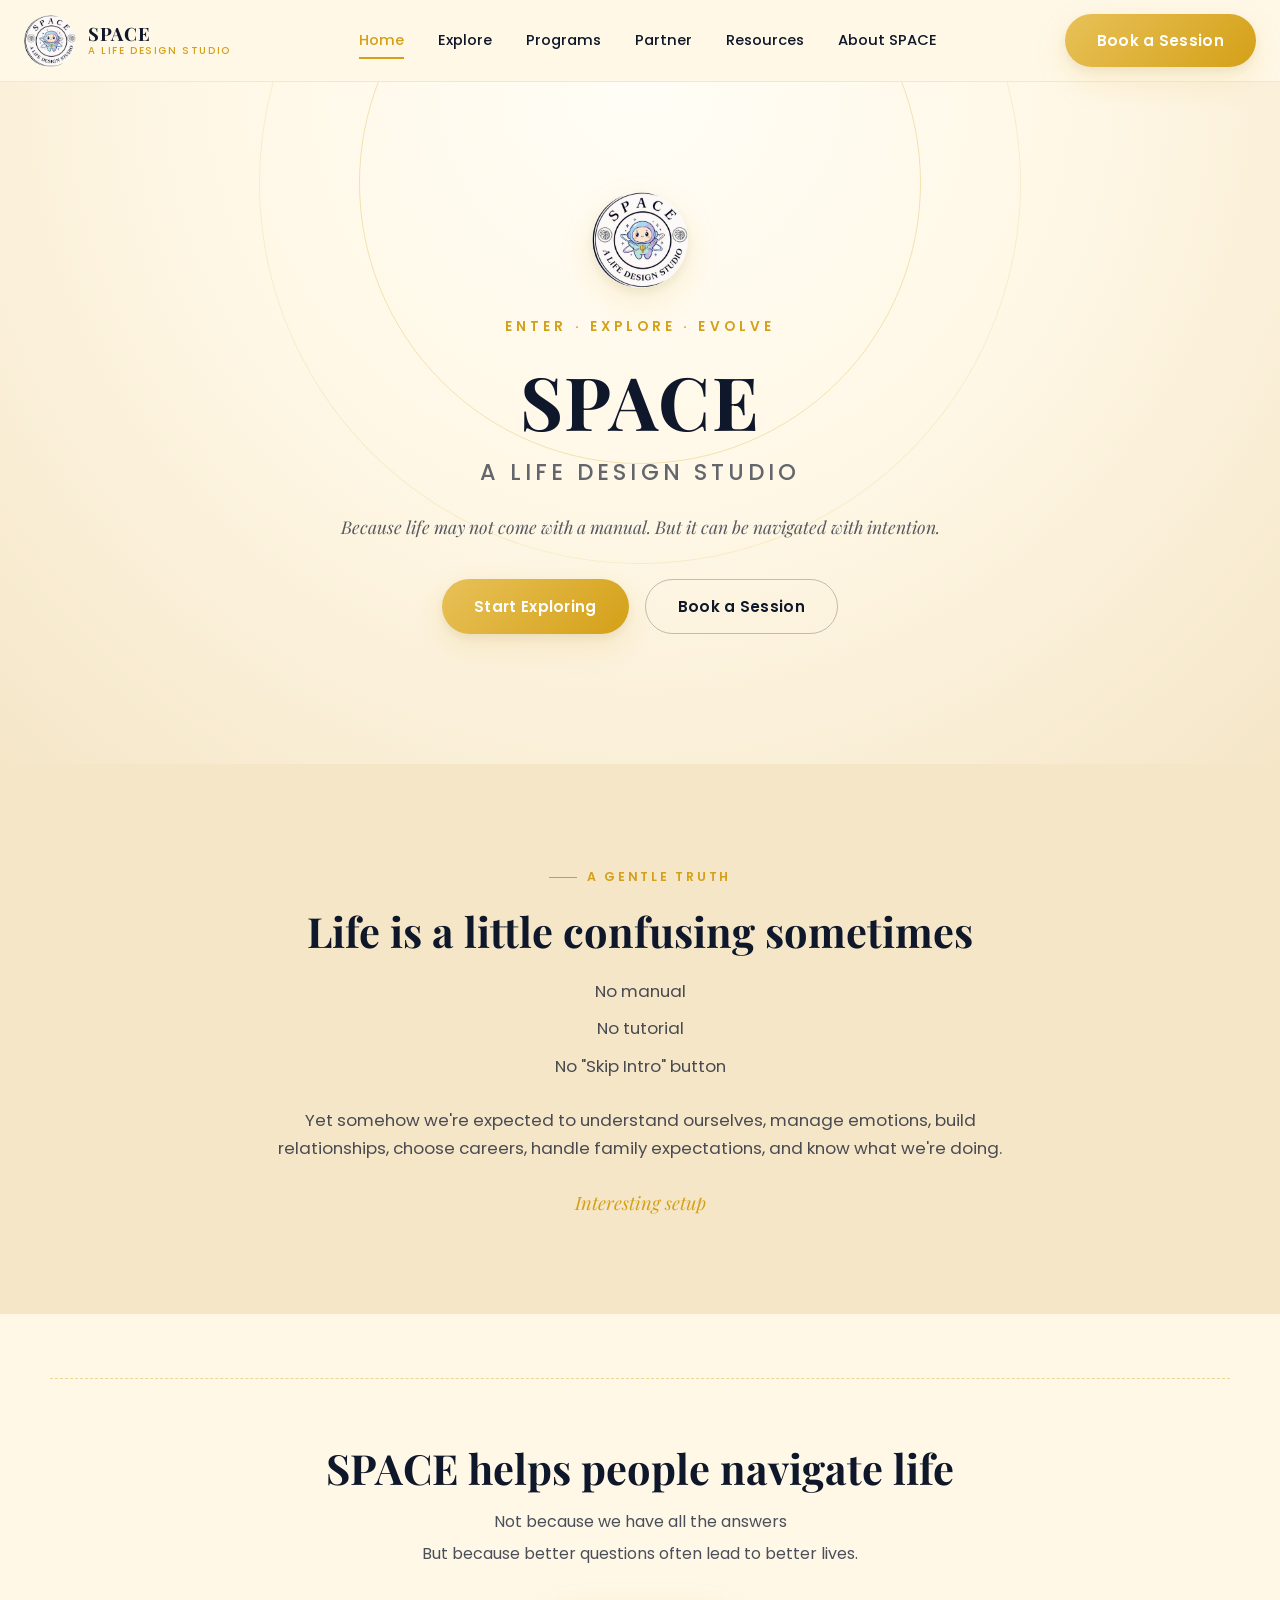
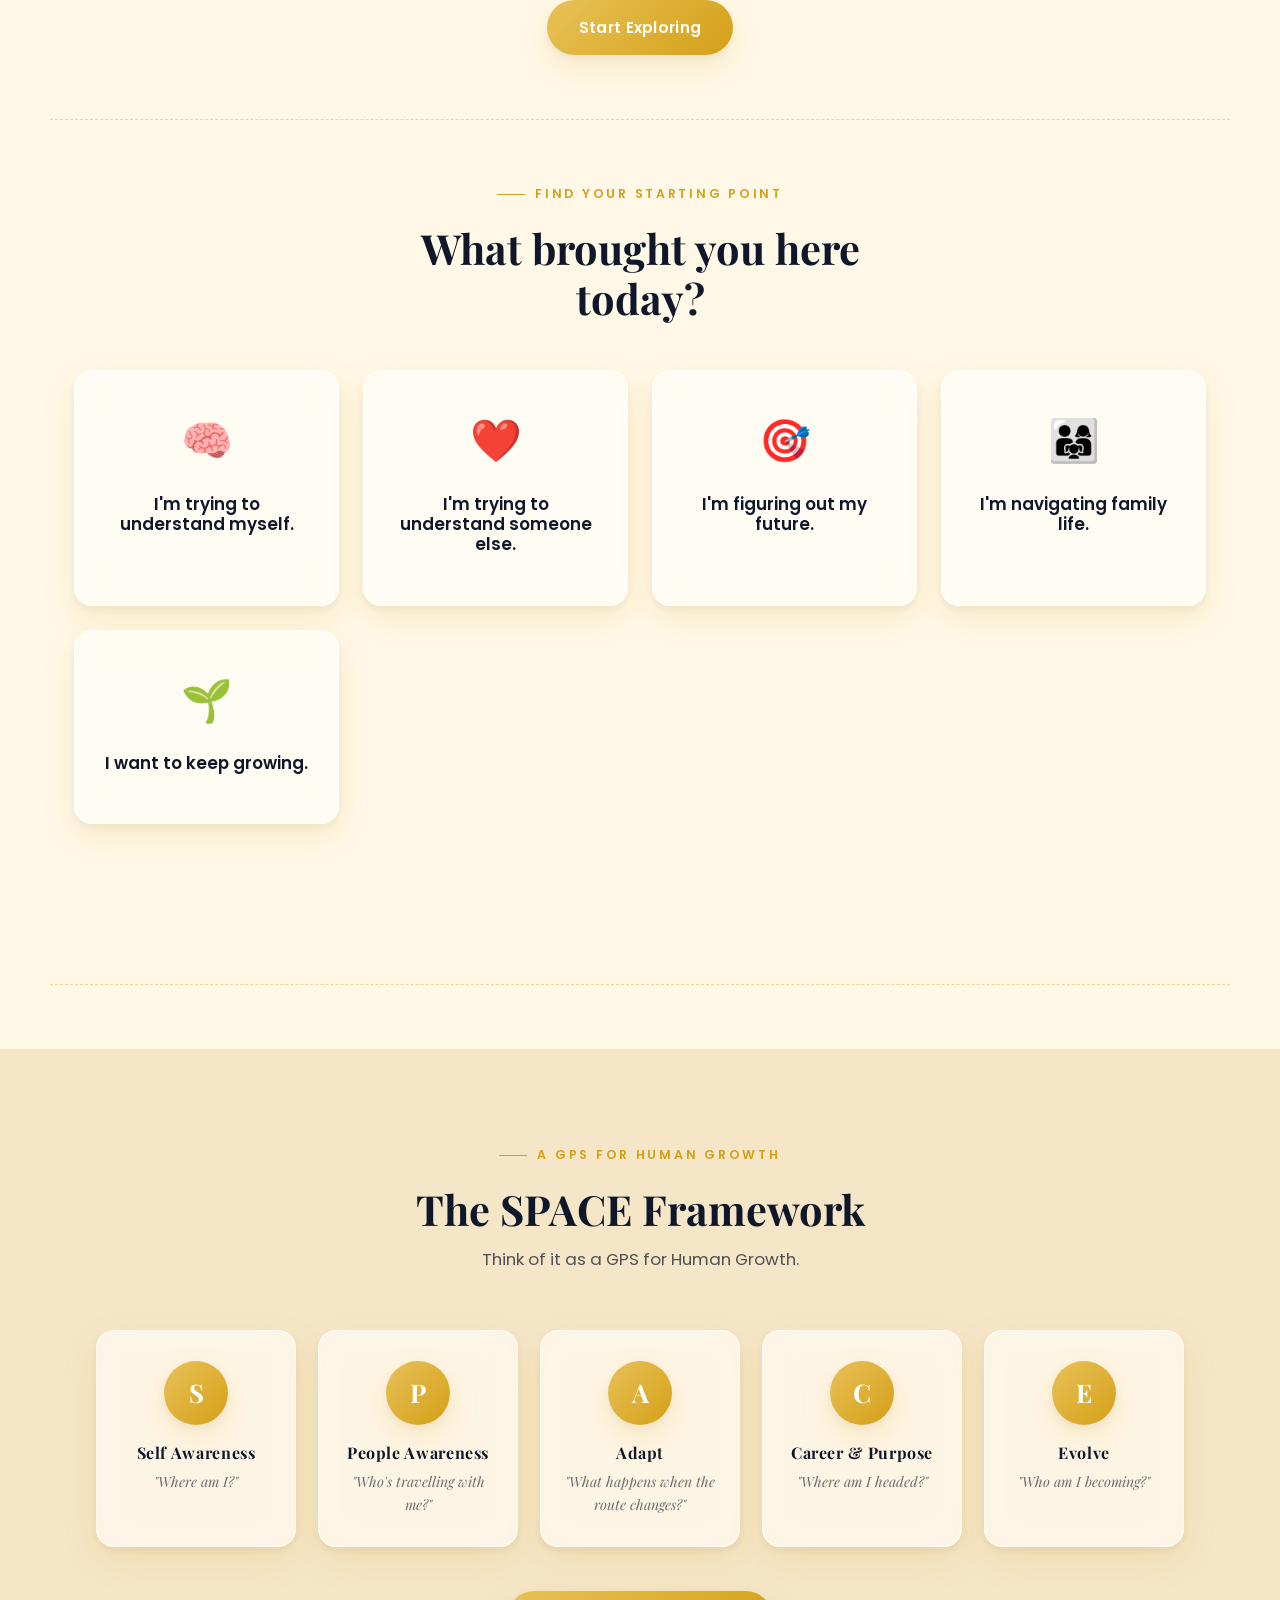
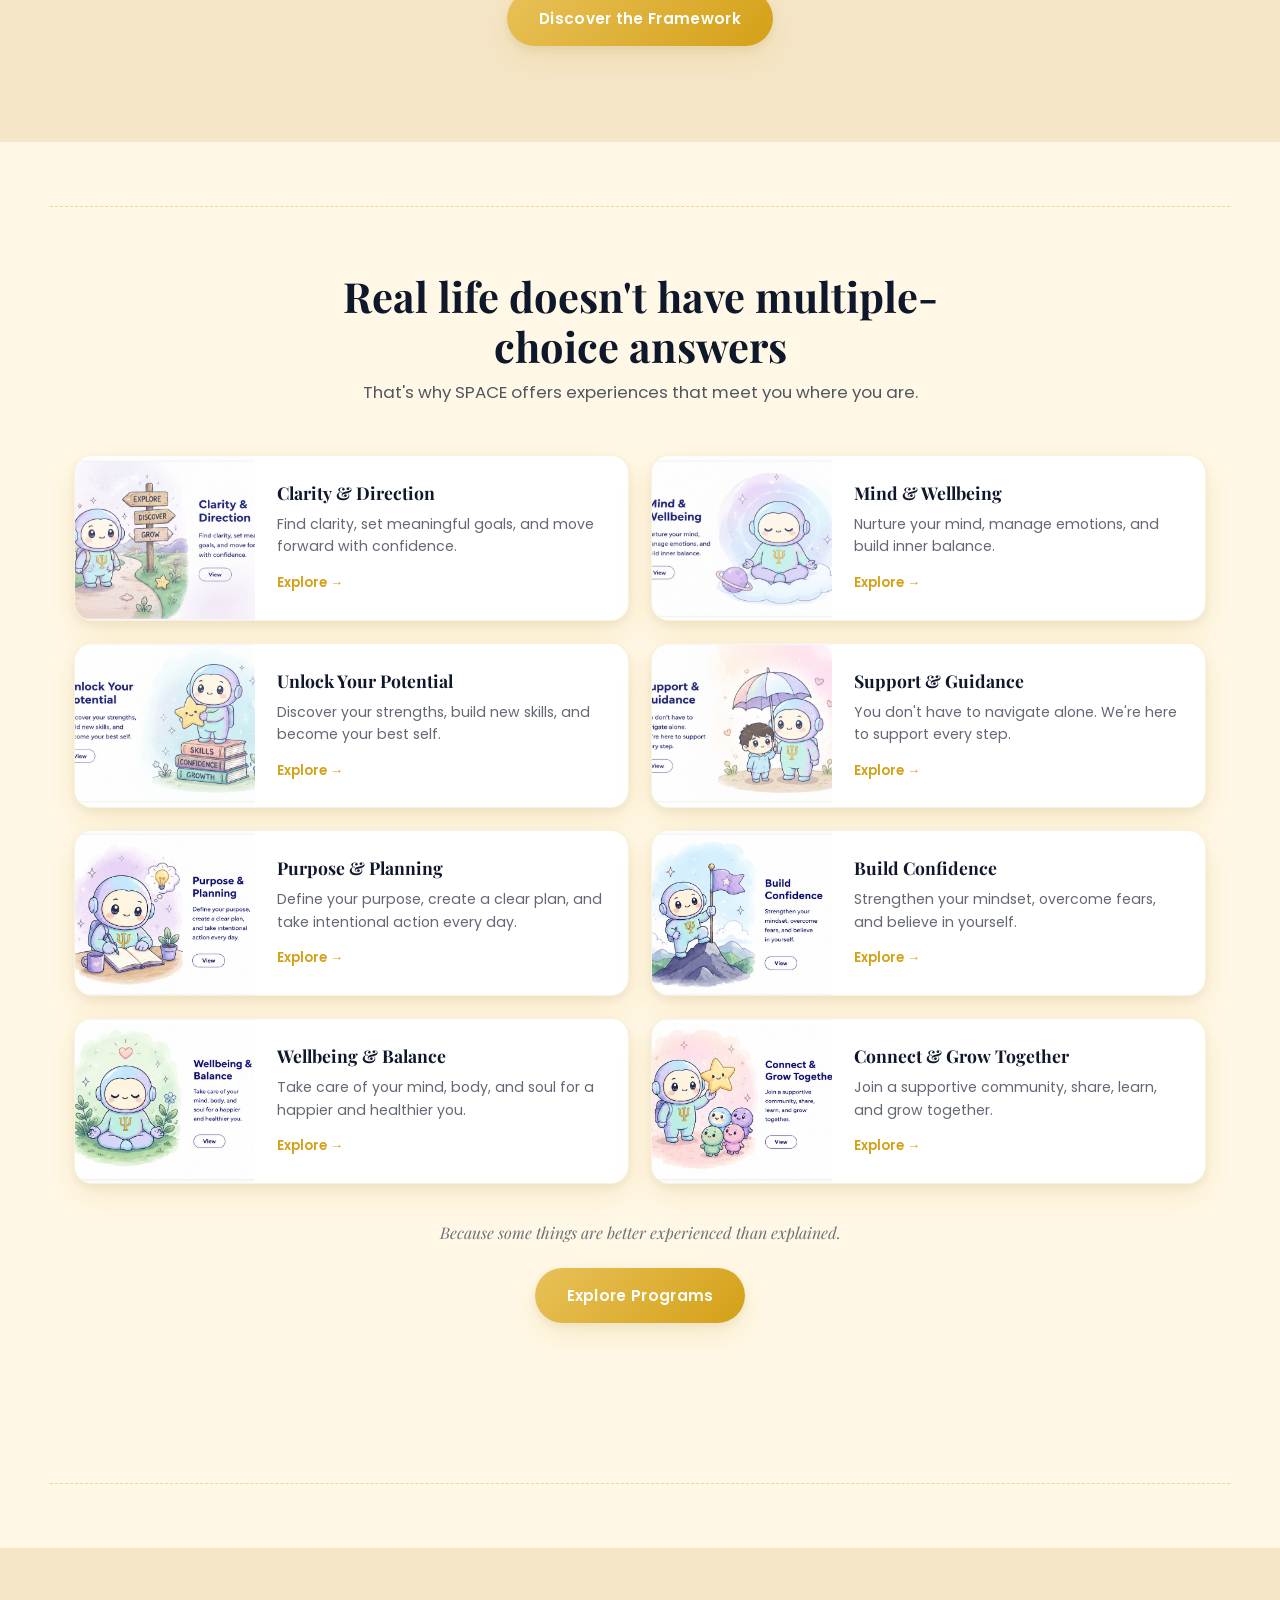
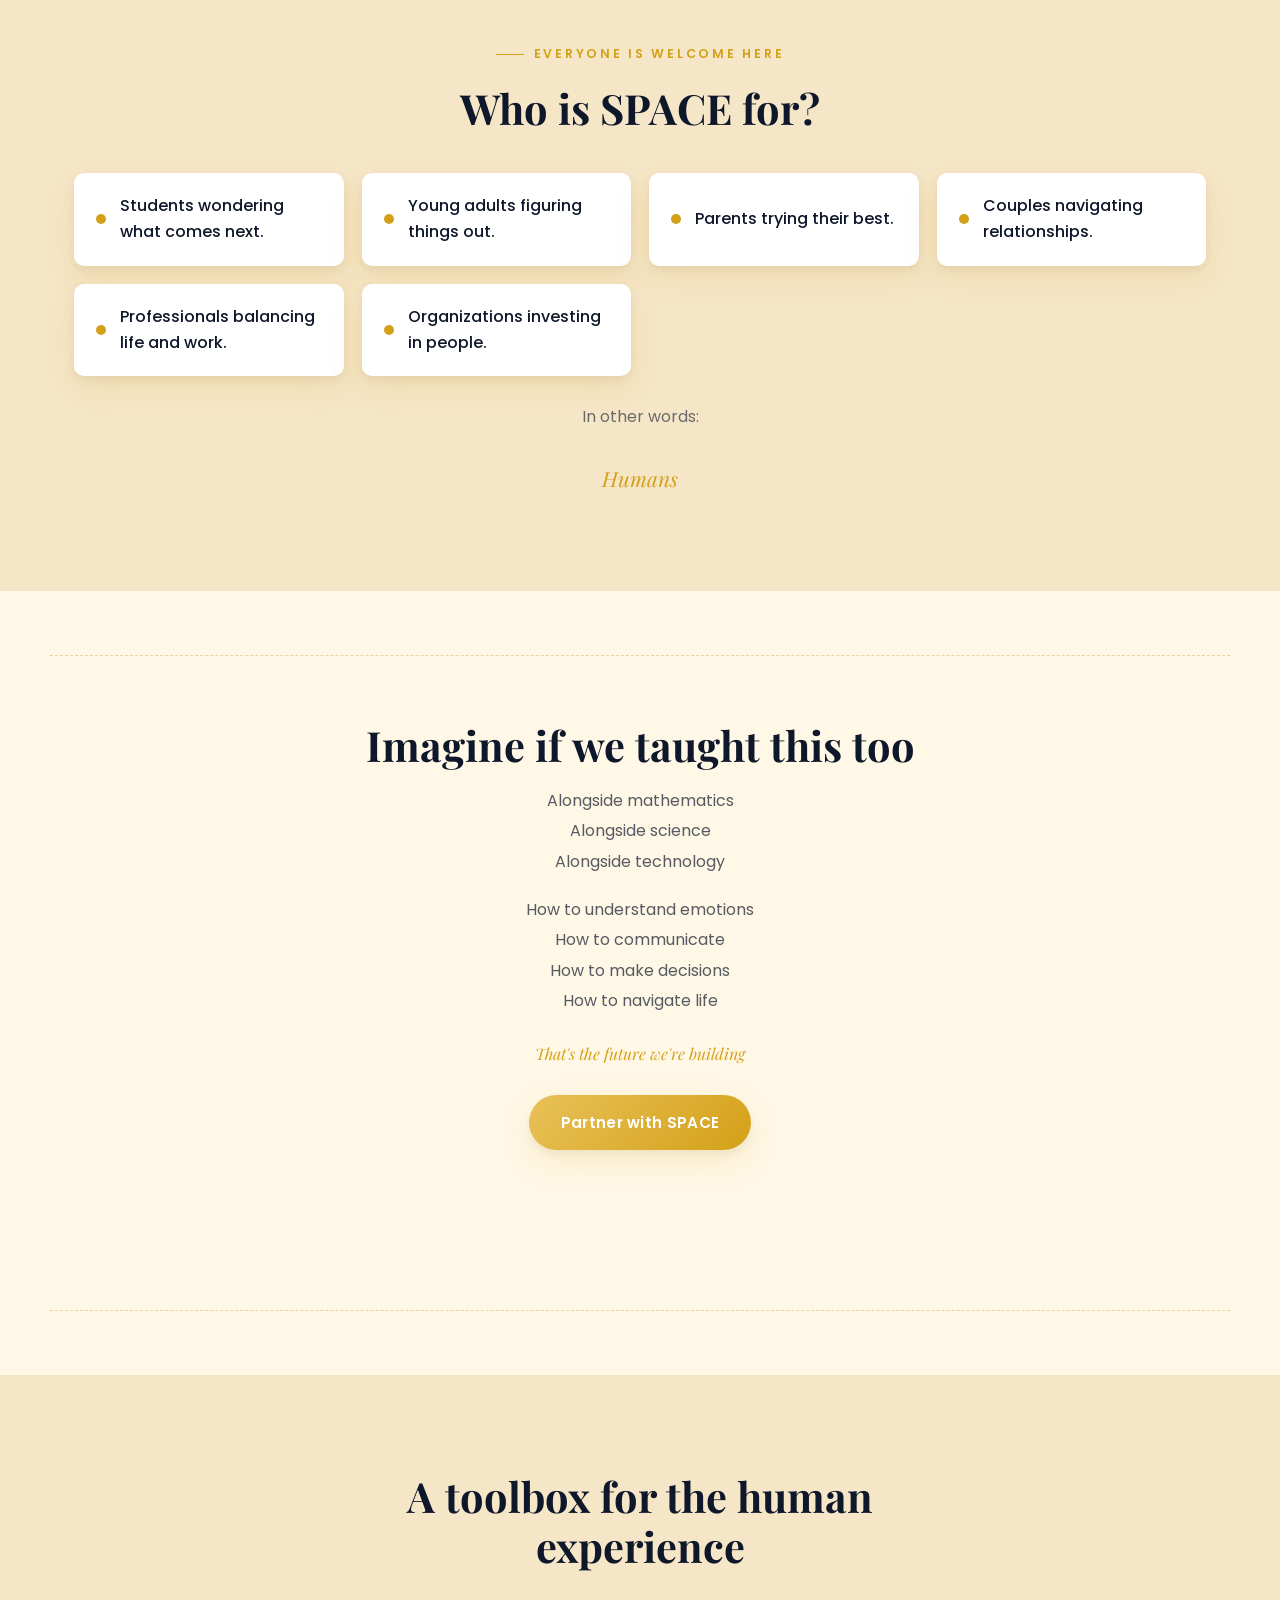
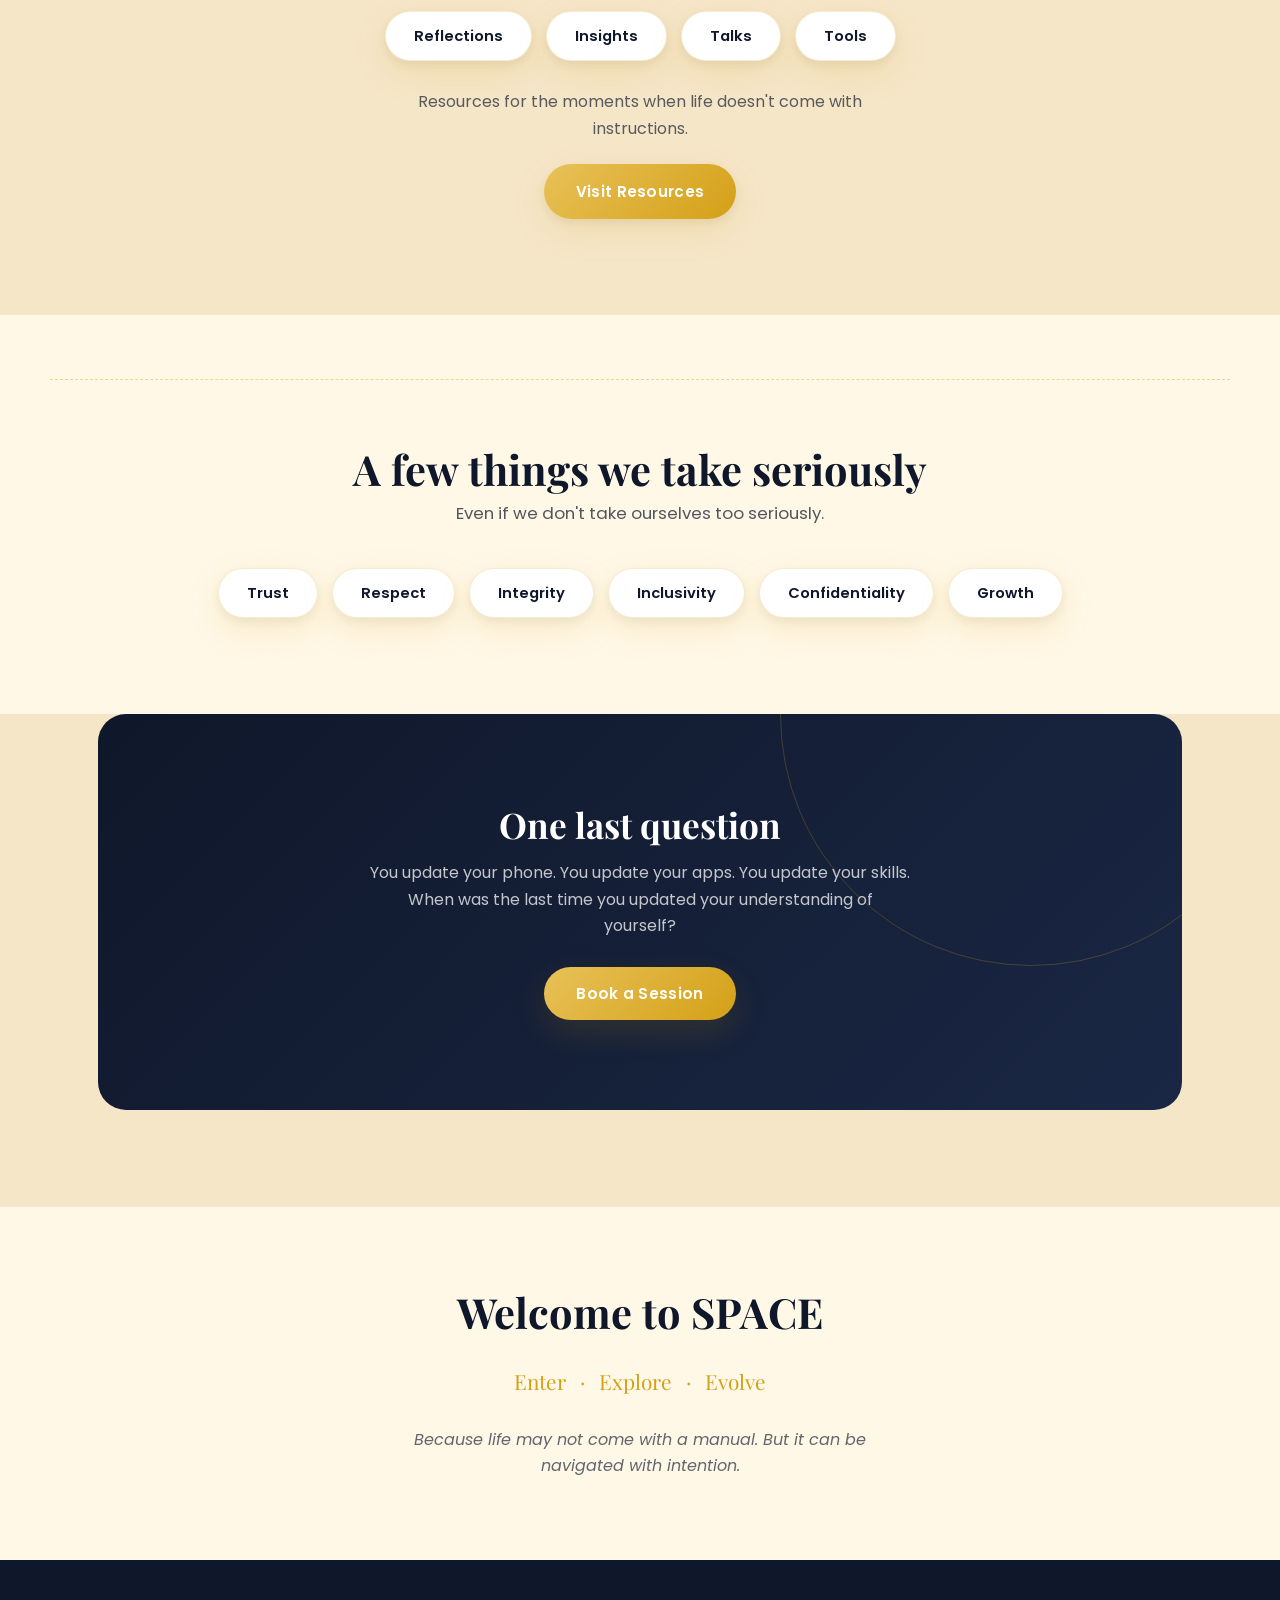
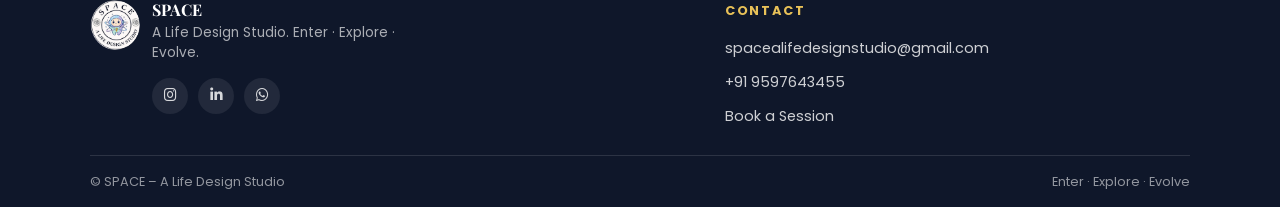
<file: index.html>
<!DOCTYPE html>
<html lang="en">
<head>
<meta charset="UTF-8">
<meta name="viewport" content="width=device-width, initial-scale=1.0">
<title>SPACE — A Life Design Studio | Enter. Explore. Evolve.</title>
<meta name="description" content="SPACE helps people navigate life — not because we have all the answers, but because better questions often lead to better lives.">
<link rel="preconnect" href="https://fonts.googleapis.com">
<link href="https://fonts.googleapis.com/css2?family=Playfair+Display:wght@500;600;700;800&family=Poppins:wght@400;500;600;700&display=swap" rel="stylesheet">
<link rel="stylesheet" href="https://cdnjs.cloudflare.com/ajax/libs/font-awesome/6.5.2/css/all.min.css">
<link rel="stylesheet" href="css/style.css">
</head>
<body>

<!-- ===== HEADER ===== -->
<header class="site-header">
  <div class="navbar">
    <a href="index.html" class="nav-logo">
      <img src="assets/space-logo.png" alt="SPACE Logo">
      <span class="nav-logo-text">SPACE<span>A Life Design Studio</span></span>
    </a>

    <nav class="nav-links">
      <a href="index.html" class="active">Home</a>
      <a href="explore.html">Explore</a>
      <a href="programs.html">Programs</a>
      <a href="partner.html">Partner</a>
      <a href="resources.html">Resources</a>
      <a href="about.html">About SPACE</a>
    </nav>

    <div class="nav-right">
      <button class="btn btn--gold desktop-only" data-open-modal>Book a Session</button>
      <button class="hamburger" aria-label="Menu"><span></span><span></span><span></span></button>
    </div>
  </div>
</header>

<div class="drawer-overlay"></div>
<nav class="mobile-drawer">
  <a href="index.html">Home</a>
  <a href="explore.html">Explore</a>
  <a href="programs.html">Programs</a>
  <a href="partner.html">Partner</a>
  <a href="resources.html">Resources</a>
  <a href="about.html">About SPACE</a>
  <button class="btn btn--gold btn--block" data-open-modal style="margin-top: 10px;">Book a Session</button>
</nav>

<!-- ===== HERO ===== -->
<section class="hero">
  <div class="hero-content">
    <img src="assets/space-logo.png" alt="SPACE" class="hero-logo">
    <p class="hero-eyebrow">Enter · Explore · Evolve</p>
    <h1>SPACE<small>A Life Design Studio</small></h1>
    <p class="hero-tagline">Because life may not come with a manual. But it can be navigated with intention.</p>
    <div class="hero-ctas">
      <a href="explore.html" class="btn btn--gold">Start Exploring</a>
      <button class="btn btn--outline" data-open-modal>Book a Session</button>
    </div>
  </div>
</section>


<!-- ===== CONTENT: LIFE IS CONFUSING ===== -->
<section class="section section--beige">
  <div class="container reveal" style="max-width: 820px; text-align: center;">
    <p class="eyebrow" style="justify-content:center;">A gentle truth</p>
    <h2 class="section-title" style="margin:0 auto 22px;">Life is a little confusing sometimes</h2>
    <p style="color: rgba(15,23,42,0.75); font-size: 1.05rem; margin-bottom: 10px;">No manual</p>
    <p style="color: rgba(15,23,42,0.75); font-size: 1.05rem; margin-bottom: 10px;">No tutorial</p>
    <p style="color: rgba(15,23,42,0.75); font-size: 1.05rem; margin-bottom: 26px;">No "Skip Intro" button</p>
    <p style="color: rgba(15,23,42,0.75); font-size: 1.05rem; margin-bottom: 26px;">Yet somehow we're expected to understand ourselves, manage emotions, build relationships, choose careers, handle family expectations, and know what we're doing.</p>
    <p style="font-family: var(--font-display); font-style: italic; color: var(--gold); font-size: 1.15rem;">Interesting setup</p>
  </div>
</section>

<hr class="divider-rule">

<!-- ===== SPACE HELPS PEOPLE NAVIGATE LIFE ===== -->
<section class="section section--cream" style="padding-top:0; padding-bottom: 0;">
  <div class="container reveal" style="max-width: 760px; text-align: center;">
    <h2 class="section-title" style="margin: 0 auto 16px;">SPACE helps people navigate life</h2>
    <p style="color: rgba(15,23,42,0.75); margin-bottom: 6px;">Not because we have all the answers</p>
    <p style="color: rgba(15,23,42,0.75); margin-bottom: 32px;">But because better questions often lead to better lives.</p>
    <a href="explore.html" class="btn btn--gold">Start Exploring</a>
  </div>
</section>

<hr class="divider-rule">

<!-- ===== WHAT BROUGHT YOU HERE TODAY ===== -->
<section class="section section--cream" style="padding-top:0;">
  <div class="container">
    <p class="eyebrow" style="justify-content:center; text-align:center; display:flex;">Find your starting point</p>
    <h2 class="section-title" style="margin:0 auto; text-align:center; max-width:560px;">What brought you here today?</h2>

    <div class="intent-grid reveal-stagger">
      <div class="glass-card intent-card" data-explore-target="self">
        <span class="icon">🧠</span>
        <h3>I'm trying to understand myself.</h3>
        <p class="intent-hover">"The person causing most of your problems might also solve most of them."</p>
      </div>
      <div class="glass-card intent-card" data-explore-target="relationships">
        <span class="icon">❤️</span>
        <h3>I'm trying to understand someone else.</h3>
        <p class="intent-hover">"Humans are complicated. Including you."</p>
      </div>
      <div class="glass-card intent-card" data-explore-target="career">
        <span class="icon">🎯</span>
        <h3>I'm figuring out my future.</h3>
        <p class="intent-hover">"A resume tells what you do. Not who you are."</p>
      </div>
      <div class="glass-card intent-card" data-explore-target="family">
        <span class="icon">👨‍👩‍👧</span>
        <h3>I'm navigating family life.</h3>
        <p class="intent-hover">"Raising humans is advanced-level life."</p>
      </div>
      <div class="glass-card intent-card" data-explore-target="growth">
        <span class="icon">🌱</span>
        <h3>I want to keep growing.</h3>
        <p class="intent-hover">"You're a work in progress. That's good news."</p>
      </div>
    </div>
  </div>
</section>

<hr class="divider-rule">

<!-- ===== THE SPACE FRAMEWORK ===== -->
<section class="section section--beige">
  <div class="container" style="text-align:center;">
    <p class="eyebrow" style="justify-content:center; display:flex;">A GPS for human growth</p>
    <h2 class="section-title" style="margin:0 auto 12px;">The SPACE Framework</h2>
    <p class="section-sub" style="margin: 0 auto;">Think of it as a GPS for Human Growth.</p>

    <div class="framework-wrap reveal-stagger">
      <div class="glass-card framework-node">
        <div class="framework-letter">S</div>
        <h4>Self Awareness</h4>
        <p>"Where am I?"</p>
      </div>
      <div class="glass-card framework-node">
        <div class="framework-letter">P</div>
        <h4>People Awareness</h4>
        <p>"Who's travelling with me?"</p>
      </div>
      <div class="glass-card framework-node">
        <div class="framework-letter">A</div>
        <h4>Adapt</h4>
        <p>"What happens when the route changes?"</p>
      </div>
      <div class="glass-card framework-node">
        <div class="framework-letter">C</div>
        <h4>Career & Purpose</h4>
        <p>"Where am I headed?"</p>
      </div>
      <div class="glass-card framework-node">
        <div class="framework-letter">E</div>
        <h4>Evolve</h4>
        <p>"Who am I becoming?"</p>
      </div>
    </div>

    <a href="about.html#framework" class="btn btn--gold" style="margin-top: 44px;">Discover the Framework</a>
  </div>
</section>

<hr class="divider-rule">

<!-- ===== REAL LIFE DOESN'T HAVE MULTIPLE CHOICE ===== -->
<section class="section section--cream" style="padding-top:0;">
  <div class="container">
    <div style="text-align:center; margin-bottom:8px;">
      <h2 class="section-title" style="margin:0 auto 8px; max-width:680px;">Real life doesn't have multiple-choice answers</h2>
      <p class="section-sub" style="margin:0 auto 0;">That's why SPACE offers experiences that meet you where you are.</p>
    </div>

    <div class="home-cosmo-grid reveal-stagger">

      <div class="home-cosmo-card" onclick="location.href='programs.html'">
        <div class="home-cosmo-card-img">
          <img src="assets/imgs/home-card1-clarity.jpg" alt="Clarity and Direction">
        </div>
        <div class="home-cosmo-card-body">
          <h3>Clarity &amp; Direction</h3>
          <p>Find clarity, set meaningful goals, and move forward with confidence.</p>
          <span class="card-link">Explore →</span>
        </div>
      </div>

      <div class="home-cosmo-card" onclick="location.href='programs.html'">
        <div class="home-cosmo-card-img">
          <img src="assets/imgs/home-card2-mind.png" alt="Mind and Wellbeing">
        </div>
        <div class="home-cosmo-card-body">
          <h3>Mind &amp; Wellbeing</h3>
          <p>Nurture your mind, manage emotions, and build inner balance.</p>
          <span class="card-link">Explore →</span>
        </div>
      </div>

      <div class="home-cosmo-card" onclick="location.href='programs.html'">
        <div class="home-cosmo-card-img">
          <img src="assets/imgs/home-card3-potential.jpg" alt="Unlock Your Potential">
        </div>
        <div class="home-cosmo-card-body">
          <h3>Unlock Your Potential</h3>
          <p>Discover your strengths, build new skills, and become your best self.</p>
          <span class="card-link">Explore →</span>
        </div>
      </div>

      <div class="home-cosmo-card" onclick="location.href='programs.html'">
        <div class="home-cosmo-card-img">
          <img src="assets/imgs/home-card4-support.jpg" alt="Support and Guidance">
        </div>
        <div class="home-cosmo-card-body">
          <h3>Support &amp; Guidance</h3>
          <p>You don't have to navigate alone. We're here to support every step.</p>
          <span class="card-link">Explore →</span>
        </div>
      </div>

      <div class="home-cosmo-card" onclick="location.href='programs.html'">
        <div class="home-cosmo-card-img">
          <img src="assets/imgs/home-card5-purpose.jpg" alt="Purpose and Planning">
        </div>
        <div class="home-cosmo-card-body">
          <h3>Purpose &amp; Planning</h3>
          <p>Define your purpose, create a clear plan, and take intentional action every day.</p>
          <span class="card-link">Explore →</span>
        </div>
      </div>

      <div class="home-cosmo-card" onclick="location.href='programs.html'">
        <div class="home-cosmo-card-img">
          <img src="assets/imgs/home-card6-confidence.jpg" alt="Build Confidence">
        </div>
        <div class="home-cosmo-card-body">
          <h3>Build Confidence</h3>
          <p>Strengthen your mindset, overcome fears, and believe in yourself.</p>
          <span class="card-link">Explore →</span>
        </div>
      </div>

      <div class="home-cosmo-card" onclick="location.href='programs.html'">
        <div class="home-cosmo-card-img">
          <img src="assets/imgs/home-card7-wellbeing.jpg" alt="Wellbeing and Balance">
        </div>
        <div class="home-cosmo-card-body">
          <h3>Wellbeing &amp; Balance</h3>
          <p>Take care of your mind, body, and soul for a happier and healthier you.</p>
          <span class="card-link">Explore →</span>
        </div>
      </div>

      <div class="home-cosmo-card" onclick="location.href='programs.html'">
        <div class="home-cosmo-card-img">
          <img src="assets/imgs/home-card8-connect.jpg" alt="Connect and Grow Together">
        </div>
        <div class="home-cosmo-card-body">
          <h3>Connect &amp; Grow Together</h3>
          <p>Join a supportive community, share, learn, and grow together.</p>
          <span class="card-link">Explore →</span>
        </div>
      </div>

    </div>

    <p style="margin-top:36px; font-family:var(--font-display); font-style:italic; color:rgba(15,23,42,0.6); text-align:center;">Because some things are better experienced than explained.</p>
    <div style="text-align:center; margin-top:22px;">
      <a href="programs.html" class="btn btn--gold">Explore Programs</a>
    </div>
  </div>
</section>

<hr class="divider-rule">

<!-- ===== WHO IS SPACE FOR ===== -->
<section class="section section--beige">
  <div class="container">
    <p class="eyebrow" style="justify-content:center; display:flex;">Everyone is welcome here</p>
    <h2 class="section-title" style="margin:0 auto; text-align:center; max-width:520px;">Who is SPACE for?</h2>

    <div class="audience-list reveal-stagger">
      <div class="audience-item"><span class="dot"></span>Students wondering what comes next.</div>
      <div class="audience-item"><span class="dot"></span>Young adults figuring things out.</div>
      <div class="audience-item"><span class="dot"></span>Parents trying their best.</div>
      <div class="audience-item"><span class="dot"></span>Couples navigating relationships.</div>
      <div class="audience-item"><span class="dot"></span>Professionals balancing life and work.</div>
      <div class="audience-item"><span class="dot"></span>Organizations investing in people.</div>
    </div>

    <p style="text-align:center; margin-top: 28px; color: rgba(15,23,42,0.6);">In other words:</p>
    <p class="audience-final">Humans</p>
  </div>
</section>

<hr class="divider-rule">

<!-- ===== IMAGINE IF WE TAUGHT THIS TOO ===== -->
<section class="section section--cream" style="padding-top:0;">
  <div class="container reveal" style="max-width: 700px; text-align:center;">
    <h2 class="section-title" style="margin:0 auto 18px;">Imagine if we taught this too</h2>
    <p style="color: rgba(15,23,42,0.7); margin-bottom: 4px;">Alongside mathematics</p>
    <p style="color: rgba(15,23,42,0.7); margin-bottom: 4px;">Alongside science</p>
    <p style="color: rgba(15,23,42,0.7); margin-bottom: 22px;">Alongside technology</p>
    <p style="color: rgba(15,23,42,0.7); margin-bottom: 4px;">How to understand emotions</p>
    <p style="color: rgba(15,23,42,0.7); margin-bottom: 4px;">How to communicate</p>
    <p style="color: rgba(15,23,42,0.7); margin-bottom: 4px;">How to make decisions</p>
    <p style="color: rgba(15,23,42,0.7); margin-bottom: 26px;">How to navigate life</p>
    <p style="font-family: var(--font-display); font-style: italic; color: var(--gold); margin-bottom: 28px;">That's the future we're building</p>
    <a href="partner.html" class="btn btn--gold">Partner with SPACE</a>
  </div>
</section>

<hr class="divider-rule">

<!-- ===== A TOOLBOX FOR THE HUMAN EXPERIENCE ===== -->
<section class="section section--beige">
  <div class="container" style="text-align:center;">
    <h2 class="section-title" style="margin:0 auto 8px; max-width:600px;">A toolbox for the human experience</h2>
    <div class="values-pills">
      <span>Reflections</span>
      <span>Insights</span>
      <span>Talks</span>
      <span>Tools</span>
    </div>
    <p style="margin: 28px auto 0; color: rgba(15,23,42,0.68); max-width: 540px;">Resources for the moments when life doesn't come with instructions.</p>
    <a href="resources.html" class="btn btn--gold" style="margin-top: 22px;">Visit Resources</a>
  </div>
</section>

<hr class="divider-rule">

<!-- ===== VALUES ===== -->
<section class="section section--cream" style="padding-top:0;">
  <div class="container" style="text-align:center;">
    <h2 class="section-title" style="margin:0 auto 6px; max-width:600px;">A few things we take seriously</h2>
    <p class="section-sub" style="margin:0 auto 12px;">Even if we don't take ourselves too seriously.</p>
    <div class="values-pills">
      <span>Trust</span>
      <span>Respect</span>
      <span>Integrity</span>
      <span>Inclusivity</span>
      <span>Confidentiality</span>
      <span>Growth</span>
    </div>
  </div>
</section>

<!-- ===== ONE LAST QUESTION ===== -->
<section class="section section--beige" style="padding-top:0;">
  <div class="container">
    <div class="cta-banner reveal">
      <h2>One last question</h2>
      <p>You update your phone. You update your apps. You update your skills.<br>When was the last time you updated your understanding of yourself?</p>
      <button class="btn btn--gold" data-open-modal>Book a Session</button>
    </div>
  </div>
</section>

<!-- ===== WELCOME TO SPACE ===== -->
<section class="welcome-banner section--cream">
  <div class="container">
    <h2>Welcome to SPACE</h2>
    <div class="welcome-steps">
      <span>Enter</span><span>·</span><span>Explore</span><span>·</span><span>Evolve</span>
    </div>
    <p class="closing">Because life may not come with a manual. But it can be navigated with intention.</p>
  </div>
</section>

<!-- ===== FOOTER ===== -->
<footer class="site-footer">
  <div class="footer-inner">
    <div class="footer-brand">
      <img src="assets/space-logo.png" alt="SPACE Logo">
      <div>
        <h4>SPACE</h4>
        <p>A Life Design Studio. Enter · Explore · Evolve.</p>
        <div class="footer-social">
         <a href="https://www.instagram.com/space_a_life_design_studio?igsh=MWx4emd3MTNnZ3F0ag==" target="_blank">
        <i class="fa-brands fa-instagram"></i>
    </a>

    <a href="https://www.linkedin.com/company/spacefordreams/" target="_blank">
        <i class="fa-brands fa-linkedin-in"></i>
    </a>

    <a href="https://wa.me/919597643455?text=Hello%20SPACE,%20I%20would%20like%20to%20book%20a%20session." target="_blank">
        <i class="fa-brands fa-whatsapp"></i>
    </a>
        </div>
      </div>
    </div>
    
    <div class="footer-col">
      <h5>Contact</h5>
      <ul>
        <li><a href="mailto:spacealifedesignstudio@gmail.com">spacealifedesignstudio@gmail.com</a></li>
        <li><a href="tel:+919597643455">+91 9597643455</a></li>
        <li><a href="#" data-open-modal>Book a Session</a></li>
      </ul>
    </div>
  </div>
  <div class="footer-bottom">
    <span>© SPACE – A Life Design Studio</span>
    <span>Enter · Explore · Evolve</span>
  </div>
</footer>

<button class="back-to-top" aria-label="Back to top">&#8593;</button>
<a href="#" class="float-book-btn" data-open-modal aria-label="Book a Session" title="Book a Session">📅</a>

<!-- ===== BOOKING MODAL ===== -->
<div class="modal-overlay">
  <div class="modal-box">
    <button class="modal-close" aria-label="Close">&times;</button>
    <h3>Book a Session</h3>
    <p class="modal-sub">Take the first step. We'll take it from there.</p>

    <div class="form-fields">
      <form id="booking-form" novalidate>
        <div class="form-group">
          <label for="book-name">Name</label>
          <input type="text" id="book-name" placeholder="Your full name">
          <span class="form-error">Please enter your name.</span>
        </div>
        <div class="form-group">
          <label for="book-email">Email</label>
          <input type="email" id="book-email" placeholder="you@example.com">
          <span class="form-error">Please enter a valid email.</span>
        </div>
        <div class="form-group">
          <label for="book-phone">Phone</label>
          <input type="tel" id="book-phone" placeholder="+91 9597643455">
          <span class="form-error">Please enter a valid phone number.</span>
        </div>
        <div class="form-group">
          <label for="book-session">Session Type</label>
          <select id="book-session">
            <option value="">Select a session type</option>
            <option value="one-to-one">One-to-One Experience</option>
            <option value="group">Group Experience</option>
            <option value="workshop">Workshop</option>
            <option value="assessment">Assessment</option>
            <option value="community">Community Experience</option>
          </select>
          <span class="form-error">Please select a session type.</span>
        </div>
        <div class="form-group">
          <label for="book-message">Message</label>
          <textarea id="book-message" placeholder="Tell us a little about what's on your mind..."></textarea>
          <span class="form-error">Please share a short message.</span>
        </div>

        <div class="modal-actions">
          <button type="button" id="ask-me-btn" class="btn btn--outline">Ask Me</button>
          <button type="button" id="call-me-btn" class="btn btn--outline">Call Me</button>
        </div>
        <button type="submit" class="btn btn--gold btn--block" style="margin-top: 14px;">Send Request</button>
      </form>
    </div>

    <div class="form-success" style="display:none;">
      <span class="icon">🌱</span>
      <h3>Thank you.</h3>
      <p style="color: rgba(15,23,42,0.65);">Your message has been received. Someone from SPACE will reach out to you shortly.</p>
    </div>
  </div>
</div>

<script src="js/main.js"></script>
</body>
</html>
</file>
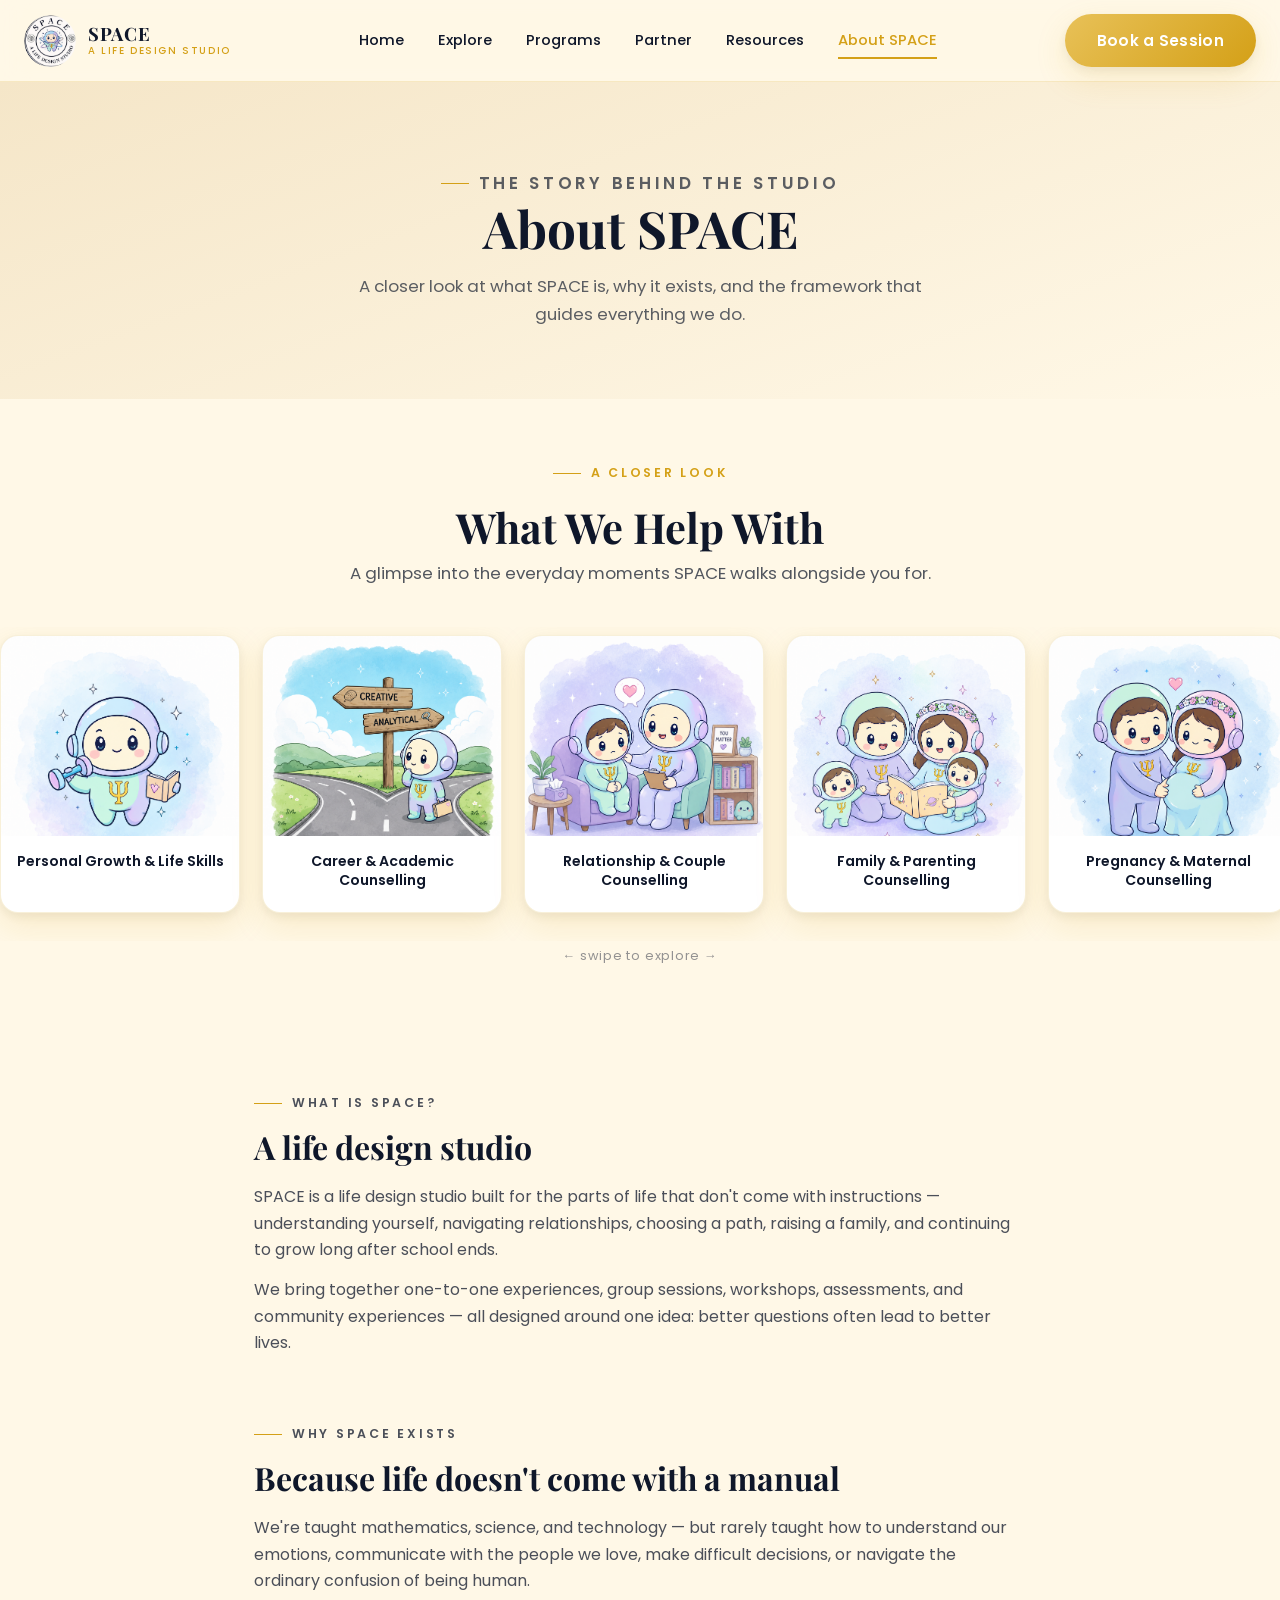
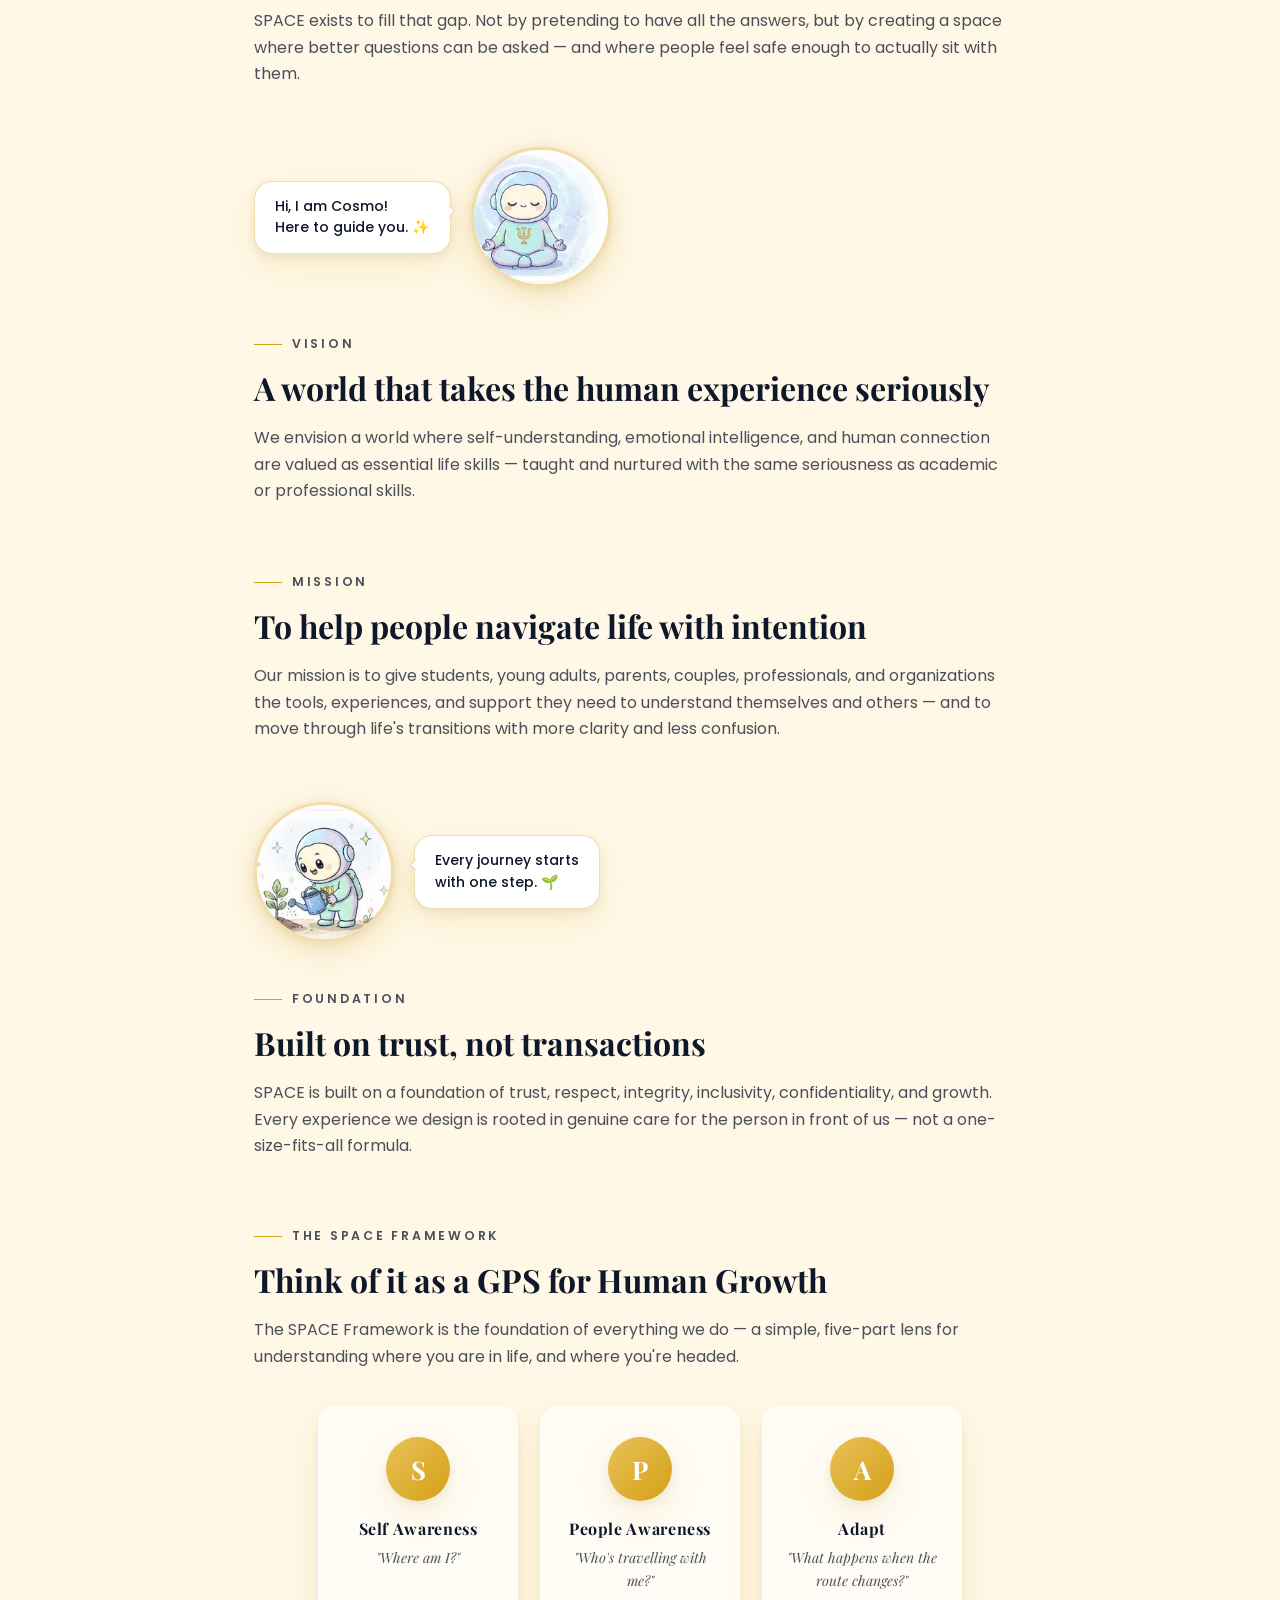
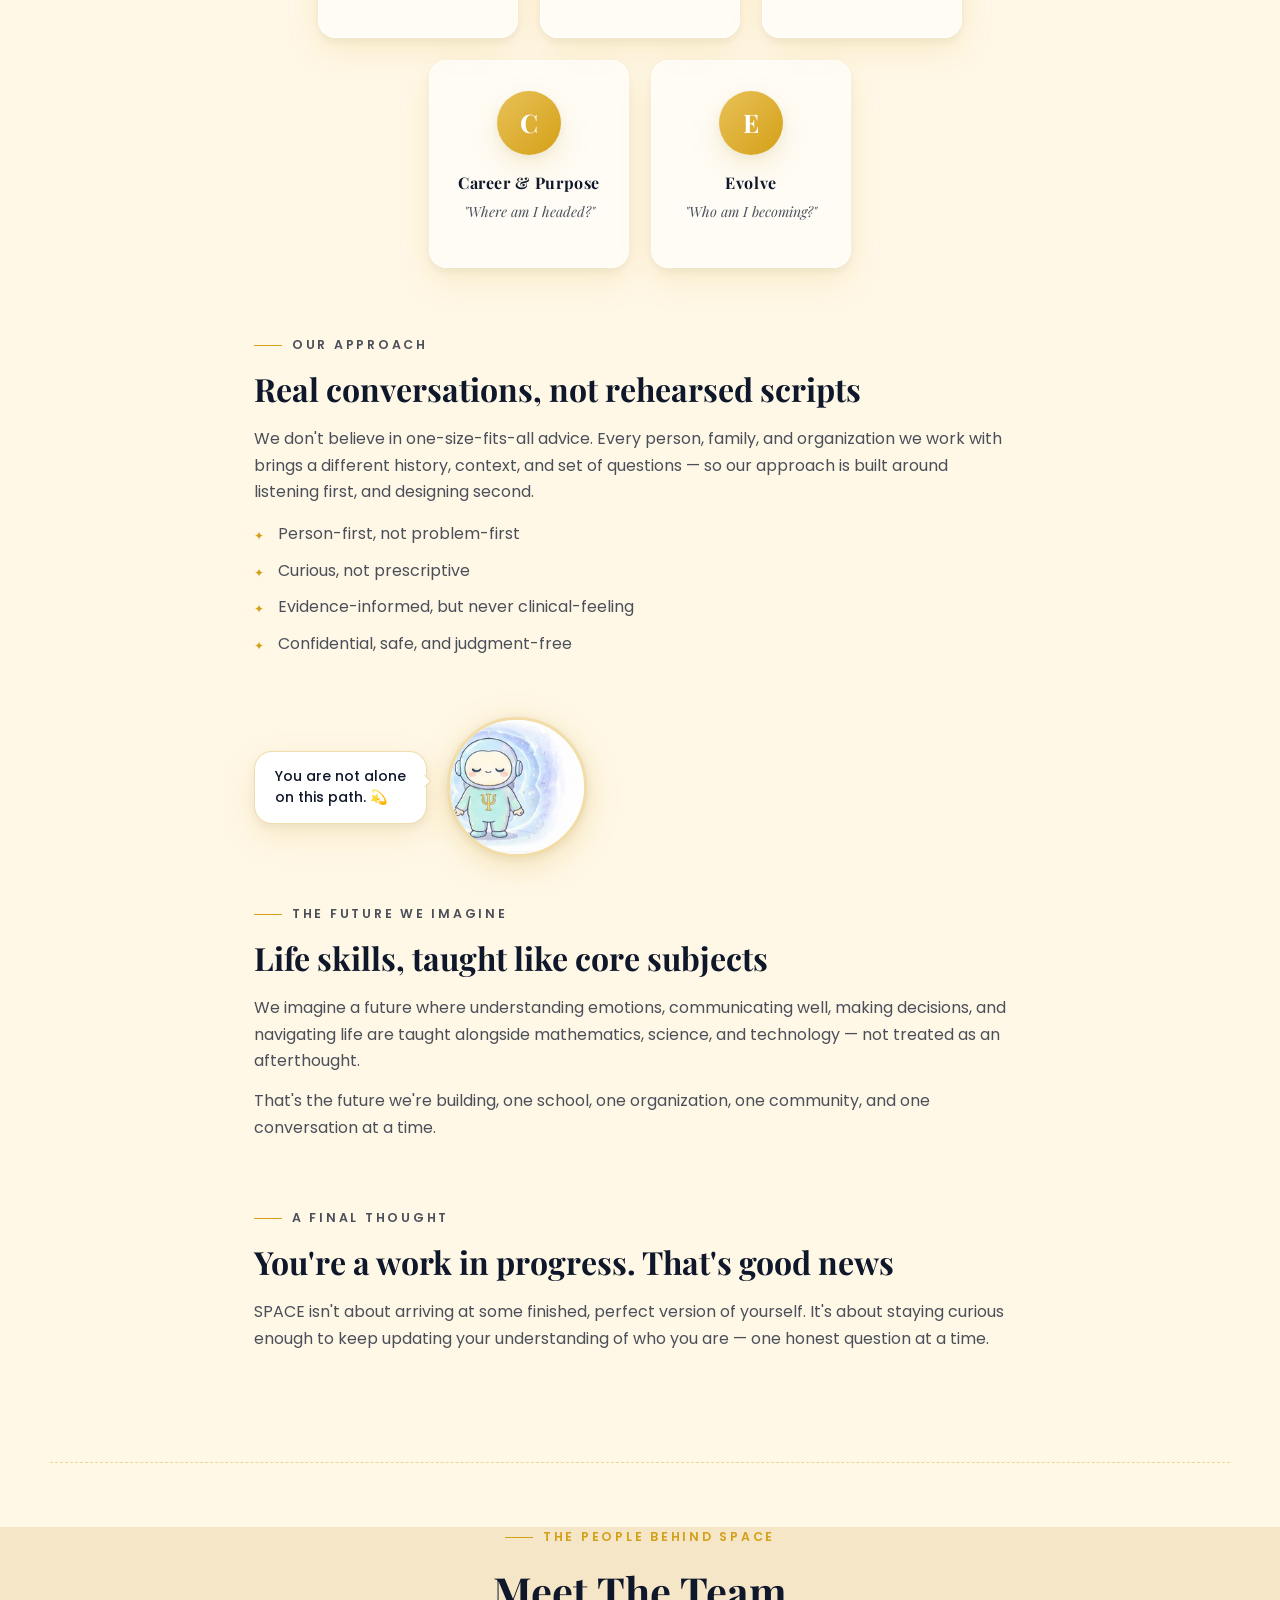
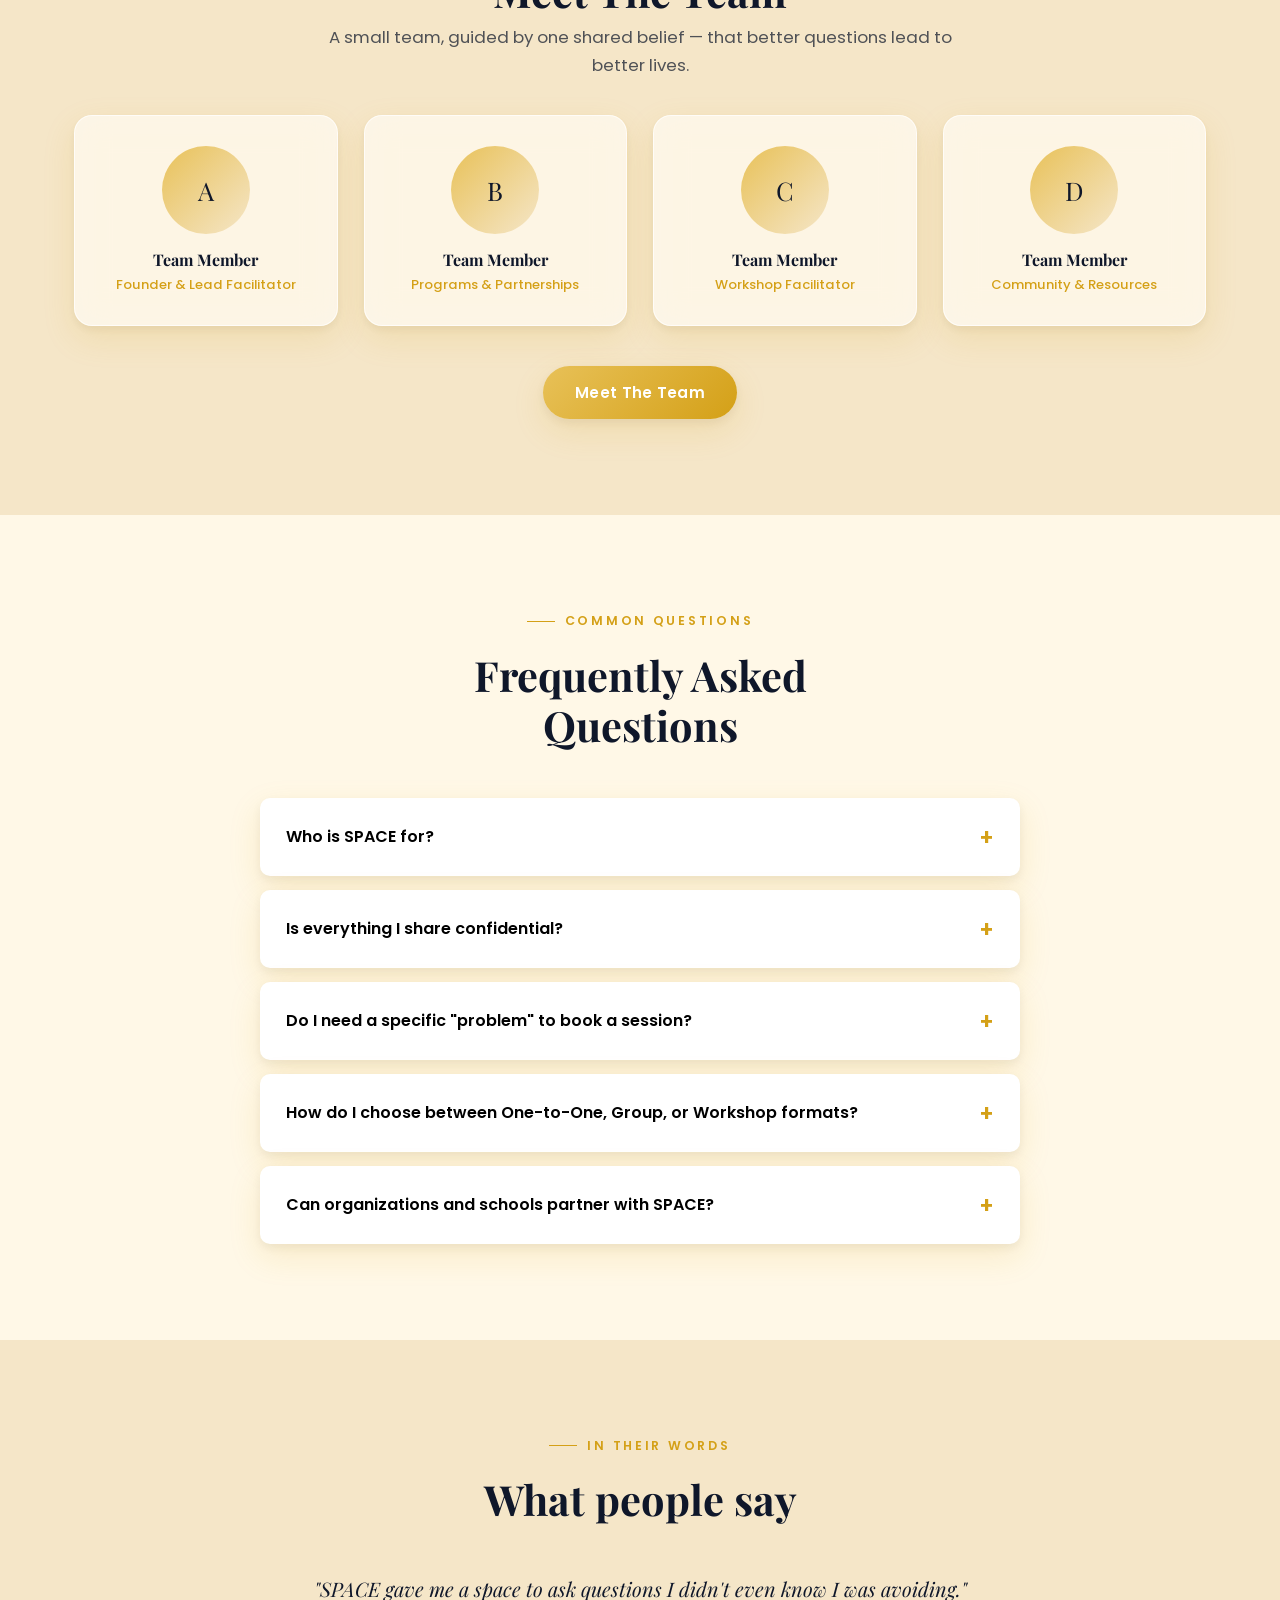
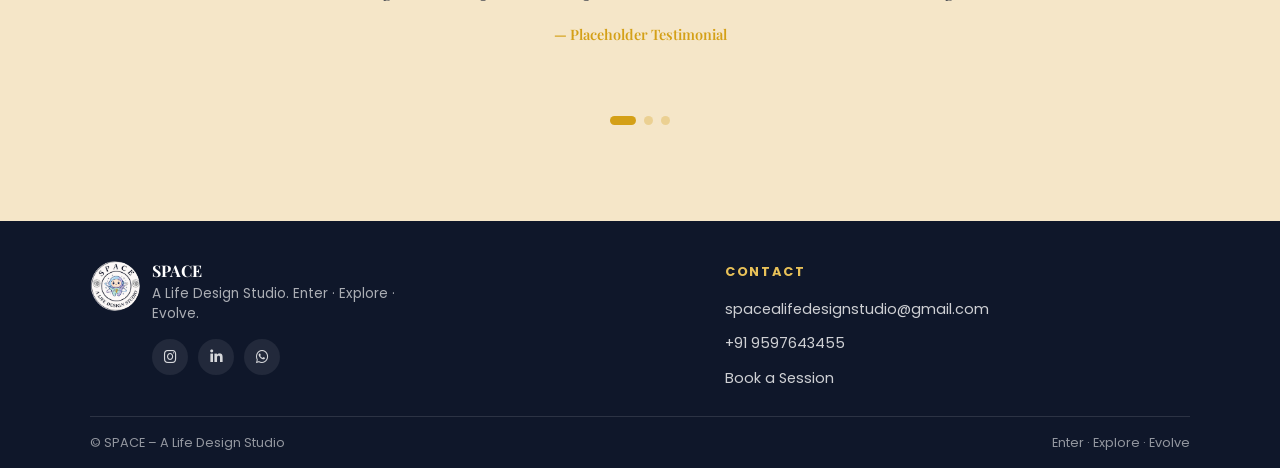
<file: about.html>
<!DOCTYPE html>
<html lang="en">
<head>
<meta charset="UTF-8">
<meta name="viewport" content="width=device-width, initial-scale=1.0">
<title>About SPACE | A Life Design Studio</title>
<meta name="description" content="What is SPACE, why it exists, our vision, mission, foundation, the SPACE Framework, our approach, and the team behind it.">
<link rel="preconnect" href="https://fonts.googleapis.com">
<link href="https://fonts.googleapis.com/css2?family=Playfair+Display:wght@500;600;700;800&family=Poppins:wght@400;500;600;700&display=swap" rel="stylesheet">
<link rel="stylesheet" href="https://cdnjs.cloudflare.com/ajax/libs/font-awesome/6.5.2/css/all.min.css">
<link rel="stylesheet" href="css/style.css">
</head>
<body>

<!-- ===== HEADER ===== -->
<header class="site-header">
  <div class="navbar">
    <a href="index.html" class="nav-logo">
      <img src="assets/space-logo.png" alt="SPACE Logo">
      <span class="nav-logo-text">SPACE<span>A Life Design Studio</span></span>
    </a>

    <nav class="nav-links">
      <a href="index.html">Home</a>
      <a href="explore.html">Explore</a>
      <a href="programs.html">Programs</a>
      <a href="partner.html">Partner</a>
      <a href="resources.html">Resources</a>
      <a href="about.html" class="active">About SPACE</a>
    </nav>

    <div class="nav-right">
      <button class="btn btn--gold desktop-only" data-open-modal>Book a Session</button>
      <button class="hamburger" aria-label="Menu"><span></span><span></span><span></span></button>
    </div>
  </div>
</header>

<div class="drawer-overlay"></div>
<nav class="mobile-drawer">
  <a href="index.html">Home</a>
  <a href="explore.html">Explore</a>
  <a href="programs.html">Programs</a>
  <a href="partner.html">Partner</a>
  <a href="resources.html">Resources</a>
  <a href="about.html">About SPACE</a>
  <button class="btn btn--gold btn--block" data-open-modal style="margin-top: 10px;">Book a Session</button>
</nav>

<!-- ===== PAGE HERO ===== -->
<section class="page-hero">
  <p class="eyebrow" style="justify-content:center; display:flex;">The story behind the studio</p>
  <h1>About SPACE</h1>
  <p>A closer look at what SPACE is, why it exists, and the framework that guides everything we do.</p>
</section>

<!-- ===== WHAT WE HELP WITH — horizontal slider ===== -->
<section class="section section--cream help-slider-section">
  <div class="container">
    <div class="help-slider-intro reveal">
      <p class="eyebrow" style="justify-content:center; display:flex;">A closer look</p>
      <h2 class="section-title" style="margin:0 auto 8px;">What We Help With</h2>
      <p class="section-sub" style="margin:0 auto;">A glimpse into the everyday moments SPACE walks alongside you for.</p>
    </div>
  </div>

  <div class="help-slider-track">
    <div class="help-card">
      <div class="help-card-img-wrap">
        <img src="assets/services/personal-growth.png" alt="Personal Growth & Life Skills" class="help-card-img">
        <div class="help-card-overlay">
          <span>Personal Growth<br>& Life Skills</span>
        </div>
      </div>
      <div class="help-card-label">Personal Growth & Life Skills</div>
    </div>
    <div class="help-card">
      <div class="help-card-img-wrap">
        <img src="assets/services/career.png" alt="Career & Academic Counselling" class="help-card-img">
        <div class="help-card-overlay">
          <span>Career & Academic<br>Counselling</span>
        </div>
      </div>
      <div class="help-card-label">Career & Academic Counselling</div>
    </div>
    <div class="help-card">
      <div class="help-card-img-wrap">
        <img src="assets/services/relationship.png" alt="Relationship & Couple Counselling" class="help-card-img">
        <div class="help-card-overlay">
          <span>Relationship &<br>Couple Counselling</span>
        </div>
      </div>
      <div class="help-card-label">Relationship & Couple Counselling</div>
    </div>
    <div class="help-card">
      <div class="help-card-img-wrap">
        <img src="assets/services/family.png" alt="Family & Parenting Counselling" class="help-card-img">
        <div class="help-card-overlay">
          <span>Family & Parenting<br>Counselling</span>
        </div>
      </div>
      <div class="help-card-label">Family & Parenting Counselling</div>
    </div>
    <div class="help-card">
      <div class="help-card-img-wrap">
        <img src="assets/services/pregnancy.png" alt="Pregnancy, Maternal & Reproductive Counselling" class="help-card-img">
        <div class="help-card-overlay">
          <span>Pregnancy, Maternal &<br>Reproductive Counselling</span>
        </div>
      </div>
      <div class="help-card-label">Pregnancy & Maternal Counselling</div>
    </div>
    <div class="help-card">
      <div class="help-card-img-wrap">
        <img src="assets/services/geriatric.png" alt="Geriatric & Elder Wellbeing Counselling" class="help-card-img">
        <div class="help-card-overlay">
          <span>Geriatric & Elder<br>Wellbeing Counselling</span>
        </div>
      </div>
      <div class="help-card-label">Geriatric & Elder Wellbeing</div>
    </div>
    <div class="help-card">
      <div class="help-card-img-wrap">
        <img src="assets/services/addiction.png" alt="Addiction & Behavioural Recovery" class="help-card-img">
        <div class="help-card-overlay">
          <span>Addiction &<br>Behavioural Recovery</span>
        </div>
      </div>
      <div class="help-card-label">Addiction & Behavioural Recovery</div>
    </div>
    <div class="help-card">
      <div class="help-card-img-wrap">
        <img src="assets/services/mental-wellbeing.png" alt="Mental Wellbeing & Emotional Health" class="help-card-img">
        <div class="help-card-overlay">
          <span>Mental Wellbeing &<br>Emotional Health</span>
        </div>
      </div>
      <div class="help-card-label">Mental Wellbeing & Emotional Health</div>
    </div>
    <div class="help-card">
      <div class="help-card-img-wrap">
        <img src="assets/services/life-transition.png" alt="Life Transition & Adjustment Counselling" class="help-card-img">
        <div class="help-card-overlay">
          <span>Life Transition &<br>Adjustment Counselling</span>
        </div>
      </div>
      <div class="help-card-label">Life Transition & Adjustment</div>
    </div>
    <div class="help-card">
      <div class="help-card-img-wrap">
        <img src="assets/services/corporate.png" alt="Corporate Wellness Programs" class="help-card-img">
        <div class="help-card-overlay">
          <span>Corporate<br>Wellness Programs</span>
        </div>
      </div>
      <div class="help-card-label">Corporate Wellness Programs</div>
    </div>
    <div class="help-card">
      <div class="help-card-img-wrap">
        <img src="assets/services/school.png" alt="School & Educational Counselling" class="help-card-img">
        <div class="help-card-overlay">
          <span>School & Educational<br>Counselling</span>
        </div>
      </div>
      <div class="help-card-label">School & Educational Counselling</div>
    </div>
    <div class="help-card">
      <div class="help-card-img-wrap">
        <img src="assets/services/community.png" alt="Community Mental Health Outreach" class="help-card-img">
        <div class="help-card-overlay">
          <span>Community Mental<br>Health Outreach</span>
        </div>
      </div>
      <div class="help-card-label">Community Mental Health Outreach</div>
    </div>
  </div>
  <p class="help-slider-hint">← swipe to explore →</p>
</section>

<section class="section section--cream">
  <div class="container" style="max-width: 820px;">

    <!-- WHAT IS SPACE -->
    <div class="about-block reveal">
      <p class="eyebrow">What is SPACE?</p>
      <h2>A life design studio</h2>
      <p>SPACE is a life design studio built for the parts of life that don't come with instructions — understanding yourself, navigating relationships, choosing a path, raising a family, and continuing to grow long after school ends.</p>
      <p>We bring together one-to-one experiences, group sessions, workshops, assessments, and community experiences — all designed around one idea: better questions often lead to better lives.</p>
    </div>

    <!-- WHY SPACE EXISTS -->
    <div class="about-block reveal">
      <p class="eyebrow">Why SPACE Exists</p>
      <h2>Because life doesn't come with a manual</h2>
      <p>We're taught mathematics, science, and technology — but rarely taught how to understand our emotions, communicate with the people we love, make difficult decisions, or navigate the ordinary confusion of being human.</p>
      <p>SPACE exists to fill that gap. Not by pretending to have all the answers, but by creating a space where better questions can be asked — and where people feel safe enough to actually sit with them.</p>
    </div>


    <!-- COSMO 1 — floating between sections -->
    <div class="cosmo-float cosmo-float--right">
      <img src="assets/imgs/about-cosmo1.jpg" alt="Cosmo meditating">
      <div class="cosmo-bubble">Hi, I am Cosmo!<br>Here to guide you. ✨</div>
    </div>
    <!-- VISION -->
    <div class="about-block reveal">
      <p class="eyebrow">Vision</p>
      <h2>A world that takes the human experience seriously</h2>
      <p>We envision a world where self-understanding, emotional intelligence, and human connection are valued as essential life skills — taught and nurtured with the same seriousness as academic or professional skills.</p>
    </div>

    <!-- MISSION -->
    <div class="about-block reveal">
      <p class="eyebrow">Mission</p>
      <h2>To help people navigate life with intention</h2>
      <p>Our mission is to give students, young adults, parents, couples, professionals, and organizations the tools, experiences, and support they need to understand themselves and others — and to move through life's transitions with more clarity and less confusion.</p>
    </div>


    <!-- COSMO 2 — floating between sections -->
    <div class="cosmo-float cosmo-float--left">
      <img src="assets/imgs/about-cosmo2.jpg" alt="Cosmo nurturing growth">
      <div class="cosmo-bubble">Every journey starts<br>with one step. 🌱</div>
    </div>
    <!-- FOUNDATION -->
    <div class="about-block reveal">
      <p class="eyebrow">Foundation</p>
      <h2>Built on trust, not transactions</h2>
      <p>SPACE is built on a foundation of trust, respect, integrity, inclusivity, confidentiality, and growth. Every experience we design is rooted in genuine care for the person in front of us — not a one-size-fits-all formula.</p>
    </div>

    <!-- SPACE FRAMEWORK -->
    <div class="about-block reveal" id="framework">
      <p class="eyebrow">The SPACE Framework</p>
      <h2>Think of it as a GPS for Human Growth</h2>
      <p>The SPACE Framework is the foundation of everything we do — a simple, five-part lens for understanding where you are in life, and where you're headed.</p>

      <div class="framework-wrap" style="margin-top: 36px;">
        <div class="glass-card framework-node">
          <div class="framework-letter">S</div>
          <h4>Self Awareness</h4>
          <p>"Where am I?"</p>
        </div>
        <div class="glass-card framework-node">
          <div class="framework-letter">P</div>
          <h4>People Awareness</h4>
          <p>"Who's travelling with me?"</p>
        </div>
        <div class="glass-card framework-node">
          <div class="framework-letter">A</div>
          <h4>Adapt</h4>
          <p>"What happens when the route changes?"</p>
        </div>
        <div class="glass-card framework-node">
          <div class="framework-letter">C</div>
          <h4>Career & Purpose</h4>
          <p>"Where am I headed?"</p>
        </div>
        <div class="glass-card framework-node">
          <div class="framework-letter">E</div>
          <h4>Evolve</h4>
          <p>"Who am I becoming?"</p>
        </div>
      </div>
    </div>

    <!-- OUR APPROACH -->
    <div class="about-block reveal">
      <p class="eyebrow">Our Approach</p>
      <h2>Real conversations, not rehearsed scripts</h2>
      <p>We don't believe in one-size-fits-all advice. Every person, family, and organization we work with brings a different history, context, and set of questions — so our approach is built around listening first, and designing second.</p>
      <ul>
        <li>Person-first, not problem-first</li>
        <li>Curious, not prescriptive</li>
        <li>Evidence-informed, but never clinical-feeling</li>
        <li>Confidential, safe, and judgment-free</li>
      </ul>
    </div>


    <!-- COSMO 3 — floating between sections -->
    <div class="cosmo-float cosmo-float--right">
      <img src="assets/imgs/about-cosmo3.jpg" alt="Cosmo glowing with energy">
      <div class="cosmo-bubble">You are not alone<br>on this path. 💫</div>
    </div>
    <!-- THE FUTURE WE IMAGINE -->
    <div class="about-block reveal">
      <p class="eyebrow">The Future We Imagine</p>
      <h2>Life skills, taught like core subjects</h2>
      <p>We imagine a future where understanding emotions, communicating well, making decisions, and navigating life are taught alongside mathematics, science, and technology — not treated as an afterthought.</p>
      <p>That's the future we're building, one school, one organization, one community, and one conversation at a time.</p>
    </div>

    <!-- A FINAL THOUGHT -->
    <div class="about-block reveal">
      <p class="eyebrow">A Final Thought</p>
      <h2>You're a work in progress. That's good news</h2>
      <p>SPACE isn't about arriving at some finished, perfect version of yourself. It's about staying curious enough to keep updating your understanding of who you are — one honest question at a time.</p>
    </div>

  </div>
</section>

<hr class="divider-rule" style="margin-top:0;">

<!-- ===== MEET THE TEAM ===== -->
<section class="section section--beige" style="padding-top:0;">
  <div class="container" style="text-align:center;">
    <p class="eyebrow" style="justify-content:center; display:flex;">The people behind SPACE</p>
    <h2 class="section-title" style="margin:0 auto 8px; max-width:480px;">Meet The Team</h2>
    <p class="section-sub" style="margin:0 auto;">A small team, guided by one shared belief — that better questions lead to better lives.</p>

    <div class="team-grid reveal-stagger">
      <div class="glass-card team-card">
        <div class="team-avatar">A</div>
        <h4>Team Member</h4>
        <p>Founder & Lead Facilitator</p>
      </div>
      <div class="glass-card team-card">
        <div class="team-avatar">B</div>
        <h4>Team Member</h4>
        <p>Programs & Partnerships</p>
      </div>
      <div class="glass-card team-card">
        <div class="team-avatar">C</div>
        <h4>Team Member</h4>
        <p>Workshop Facilitator</p>
      </div>
      <div class="glass-card team-card">
        <div class="team-avatar">D</div>
        <h4>Team Member</h4>
        <p>Community & Resources</p>
      </div>
    </div>

    <button class="btn btn--gold" data-open-modal style="margin-top: 40px;">Meet The Team</button>
  </div>
</section>

<!-- ===== FAQ ===== -->
<section class="section section--cream">
  <div class="container">
    <p class="eyebrow" style="justify-content:center; display:flex;">Common questions</p>
    <h2 class="section-title" style="margin:0 auto; text-align:center; max-width:460px;">Frequently Asked Questions</h2>

    <div class="faq-list">
      <div class="faq-item">
        <button class="faq-question">Who is SPACE for? <span class="plus">+</span></button>
        <div class="faq-answer"><div class="faq-answer-inner">SPACE is for students, young adults, parents, couples, professionals, and organizations — in short, humans navigating any part of life.</div></div>
      </div>
      <div class="faq-item">
        <button class="faq-question">Is everything I share confidential? <span class="plus">+</span></button>
        <div class="faq-answer"><div class="faq-answer-inner">Yes. Confidentiality is one of our core values, and every session is conducted with care and discretion.</div></div>
      </div>
      <div class="faq-item">
        <button class="faq-question">Do I need a specific "problem" to book a session? <span class="plus">+</span></button>
        <div class="faq-answer"><div class="faq-answer-inner">Not at all. Many people come to SPACE simply wanting to grow, reflect, or understand themselves better — not because something is "wrong."</div></div>
      </div>
      <div class="faq-item">
        <button class="faq-question">How do I choose between One-to-One, Group, or Workshop formats? <span class="plus">+</span></button>
        <div class="faq-answer"><div class="faq-answer-inner">If you're not sure, book a session and let us know — we'll help you figure out which format suits your situation best.</div></div>
      </div>
      <div class="faq-item">
        <button class="faq-question">Can organizations and schools partner with SPACE? <span class="plus">+</span></button>
        <div class="faq-answer"><div class="faq-answer-inner">Yes — visit our Partner page to learn more about how we work with schools, colleges, organizations, and communities.</div></div>
      </div>
    </div>
  </div>
</section>

<!-- ===== TESTIMONIAL SLIDER PLACEHOLDER ===== -->
<section class="section section--beige">
  <div class="container">
    <p class="eyebrow" style="justify-content:center; display:flex;">In their words</p>
    <h2 class="section-title" style="margin:0 auto; text-align:center; max-width:460px;">What people say</h2>

    <div class="testimonial-slider">
      <div class="testimonial-track">
        <div class="testimonial-slide">
          <p>"SPACE gave me a space to ask questions I didn't even know I was avoiding."</p>
          <p class="name">— Placeholder Testimonial</p>
        </div>
        <div class="testimonial-slide">
          <p>"I came in confused about my career and left with a much clearer sense of myself."</p>
          <p class="name">— Placeholder Testimonial</p>
        </div>
        <div class="testimonial-slide">
          <p>"The framework genuinely changed how I think about growth — simple, but powerful."</p>
          <p class="name">— Placeholder Testimonial</p>
        </div>
      </div>
      <div class="carousel-dots"></div>
    </div>
  </div>
</section>

<!-- ===== FOOTER ===== -->
<footer class="site-footer">
  <div class="footer-inner">
    <div class="footer-brand">
      <img src="assets/space-logo.png" alt="SPACE Logo">
      <div>
        <h4>SPACE</h4>
        <p>A Life Design Studio. Enter · Explore · Evolve.</p>
        <div class="footer-social">
         <a href="https://www.instagram.com/space_a_life_design_studio?igsh=MWx4emd3MTNnZ3F0ag==" target="_blank">
        <i class="fa-brands fa-instagram"></i>
    </a>

    <a href="https://www.linkedin.com/company/spacefordreams/" target="_blank">
        <i class="fa-brands fa-linkedin-in"></i>
    </a>

    <a href="https://wa.me/919597643455?text=Hello%20SPACE,%20I%20would%20like%20to%20book%20a%20session." target="_blank">
        <i class="fa-brands fa-whatsapp"></i>
    </a>
        </div>
      </div>
    </div>
   
    
    <div class="footer-col">
      <h5>Contact</h5>
      <ul>
        <li><a href="mailto:spacealifedesignstudio@gmail.com">spacealifedesignstudio@gmail.com</a></li>
        <li><a href="tel:+919597643455">+91 9597643455</a></li>
        <li><a href="#" data-open-modal>Book a Session</a></li>
      </ul>
    </div>
  </div>
  <div class="footer-bottom">
    <span>© SPACE – A Life Design Studio</span>
    <span>Enter · Explore · Evolve</span>
  </div>
</footer>

<button class="back-to-top" aria-label="Back to top">&#8593;</button>
<a href="#" class="float-book-btn" data-open-modal aria-label="Book a Session" title="Book a Session">📅</a>

<!-- ===== BOOKING MODAL ===== -->
<div class="modal-overlay">
  <div class="modal-box">
    <button class="modal-close" aria-label="Close">&times;</button>
    <h3>Book a Session</h3>
    <p class="modal-sub">Take the first step. We'll take it from there.</p>

    <div class="form-fields">
      <form id="booking-form" novalidate>
        <div class="form-group">
          <label for="book-name">Name</label>
          <input type="text" id="book-name" placeholder="Your full name">
          <span class="form-error">Please enter your name.</span>
        </div>
        <div class="form-group">
          <label for="book-email">Email</label>
          <input type="email" id="book-email" placeholder="you@example.com">
          <span class="form-error">Please enter a valid email.</span>
        </div>
        <div class="form-group">
          <label for="book-phone">Phone</label>
          <input type="tel" id="book-phone" placeholder="+91 9597643455">
          <span class="form-error">Please enter a valid phone number.</span>
        </div>
        <div class="form-group">
          <label for="book-session">Session Type</label>
          <select id="book-session">
            <option value="">Select a session type</option>
            <option value="one-to-one">One-to-One Experience</option>
            <option value="group">Group Experience</option>
            <option value="workshop">Workshop</option>
            <option value="assessment">Assessment</option>
            <option value="community">Community Experience</option>
          </select>
          <span class="form-error">Please select a session type.</span>
        </div>
        <div class="form-group">
          <label for="book-message">Message</label>
          <textarea id="book-message" placeholder="Tell us a little about what's on your mind..."></textarea>
          <span class="form-error">Please share a short message.</span>
        </div>

        <div class="modal-actions">
          <button type="button" id="ask-me-btn" class="btn btn--outline">Ask Me</button>
          <button type="button" id="call-me-btn" class="btn btn--outline">Call Me</button>
        </div>
        <button type="submit" class="btn btn--gold btn--block" style="margin-top: 14px;">Send Request</button>
      </form>
    </div>

    <div class="form-success" style="display:none;">
      <span class="icon">🌱</span>
      <h3>Thank you.</h3>
      <p style="color: rgba(15,23,42,0.65);">Your message has been received. Someone from SPACE will reach out to you shortly.</p>
    </div>
  </div>
</div>

<script src="js/main.js"></script>
</body>
</html>
</file>
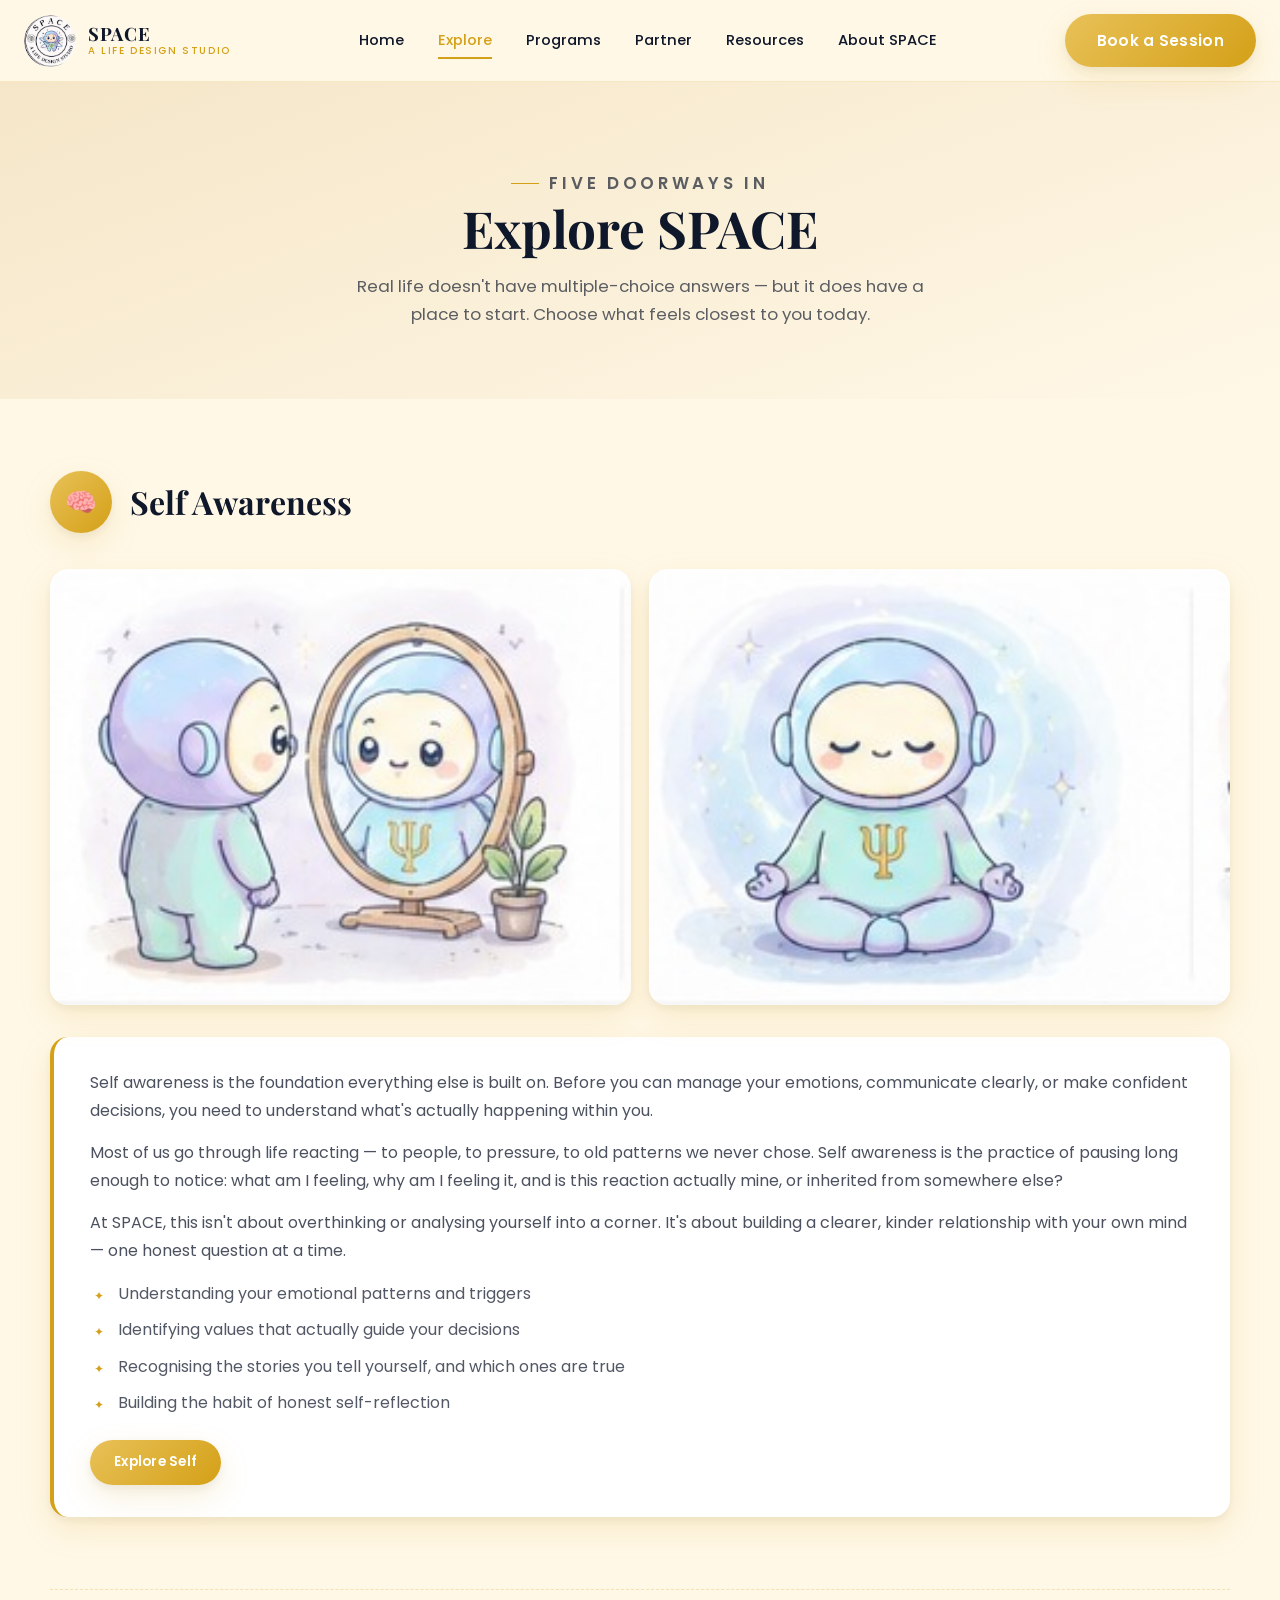
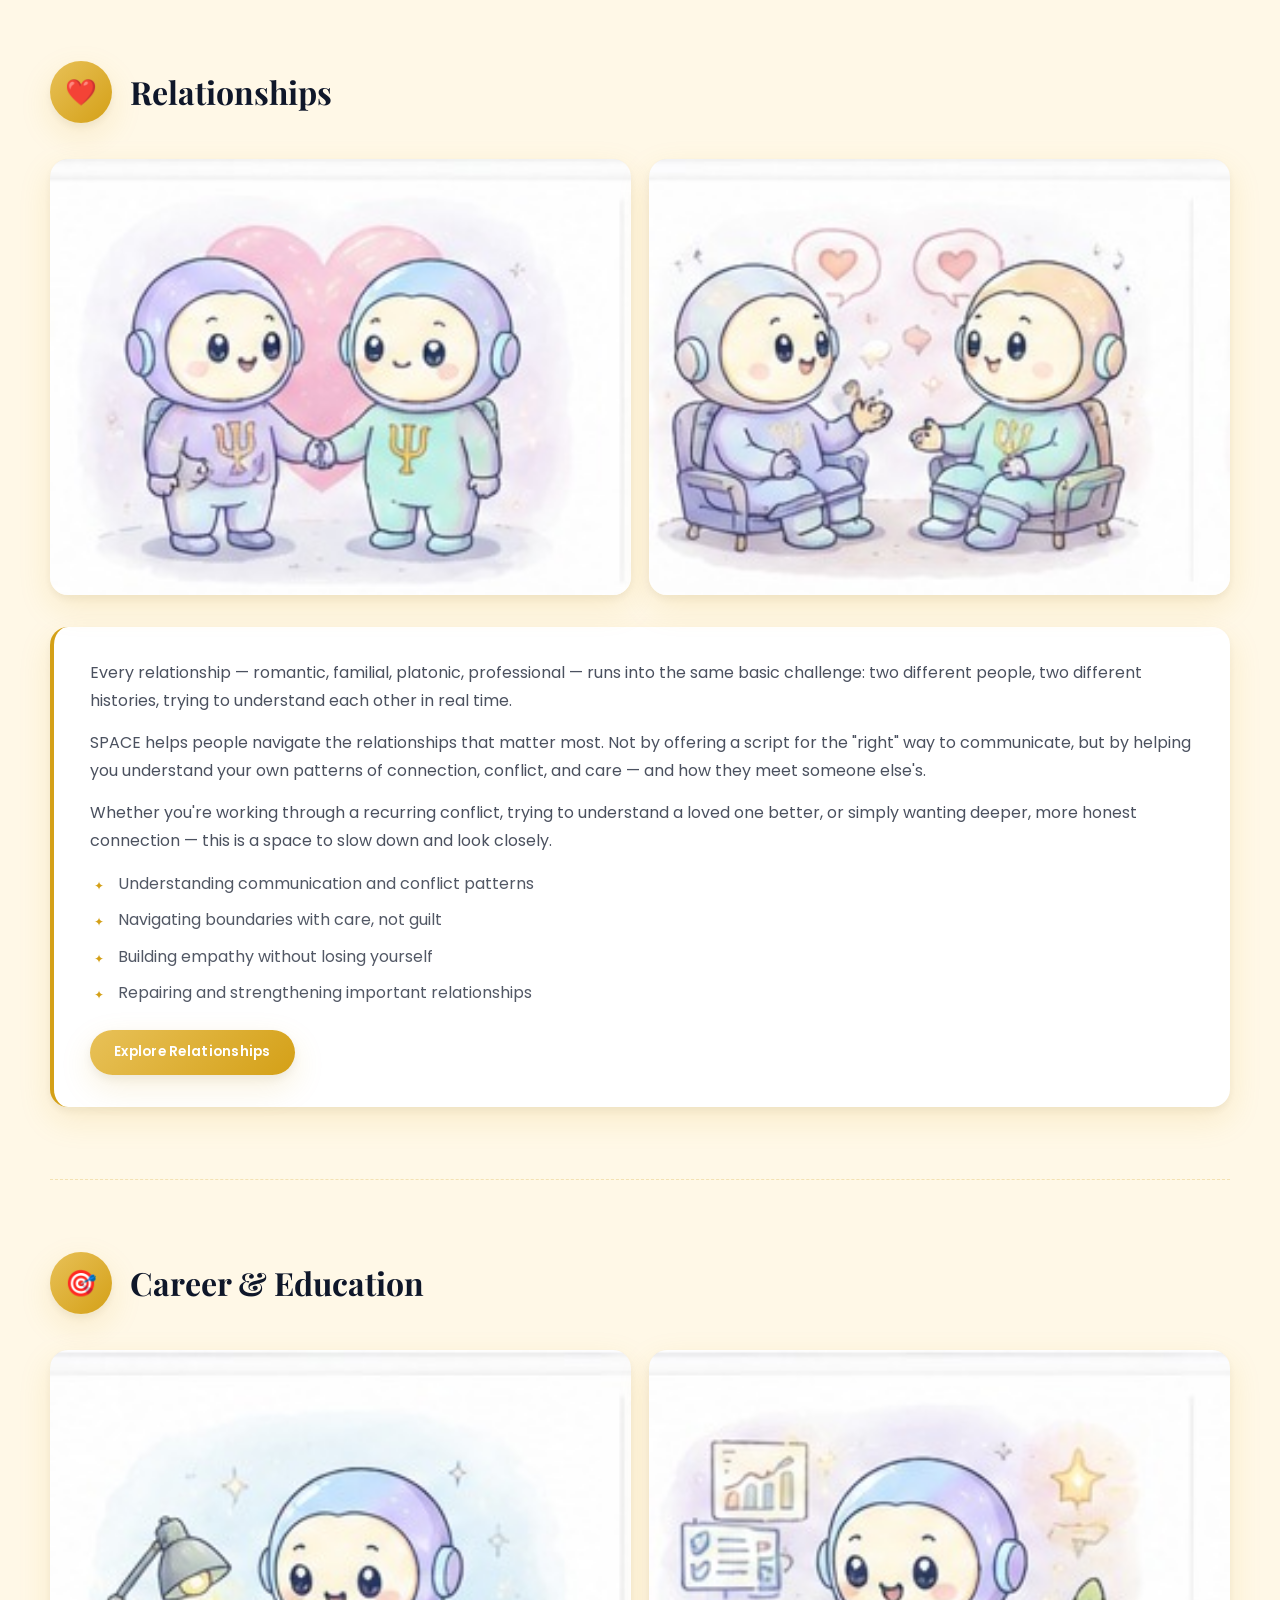
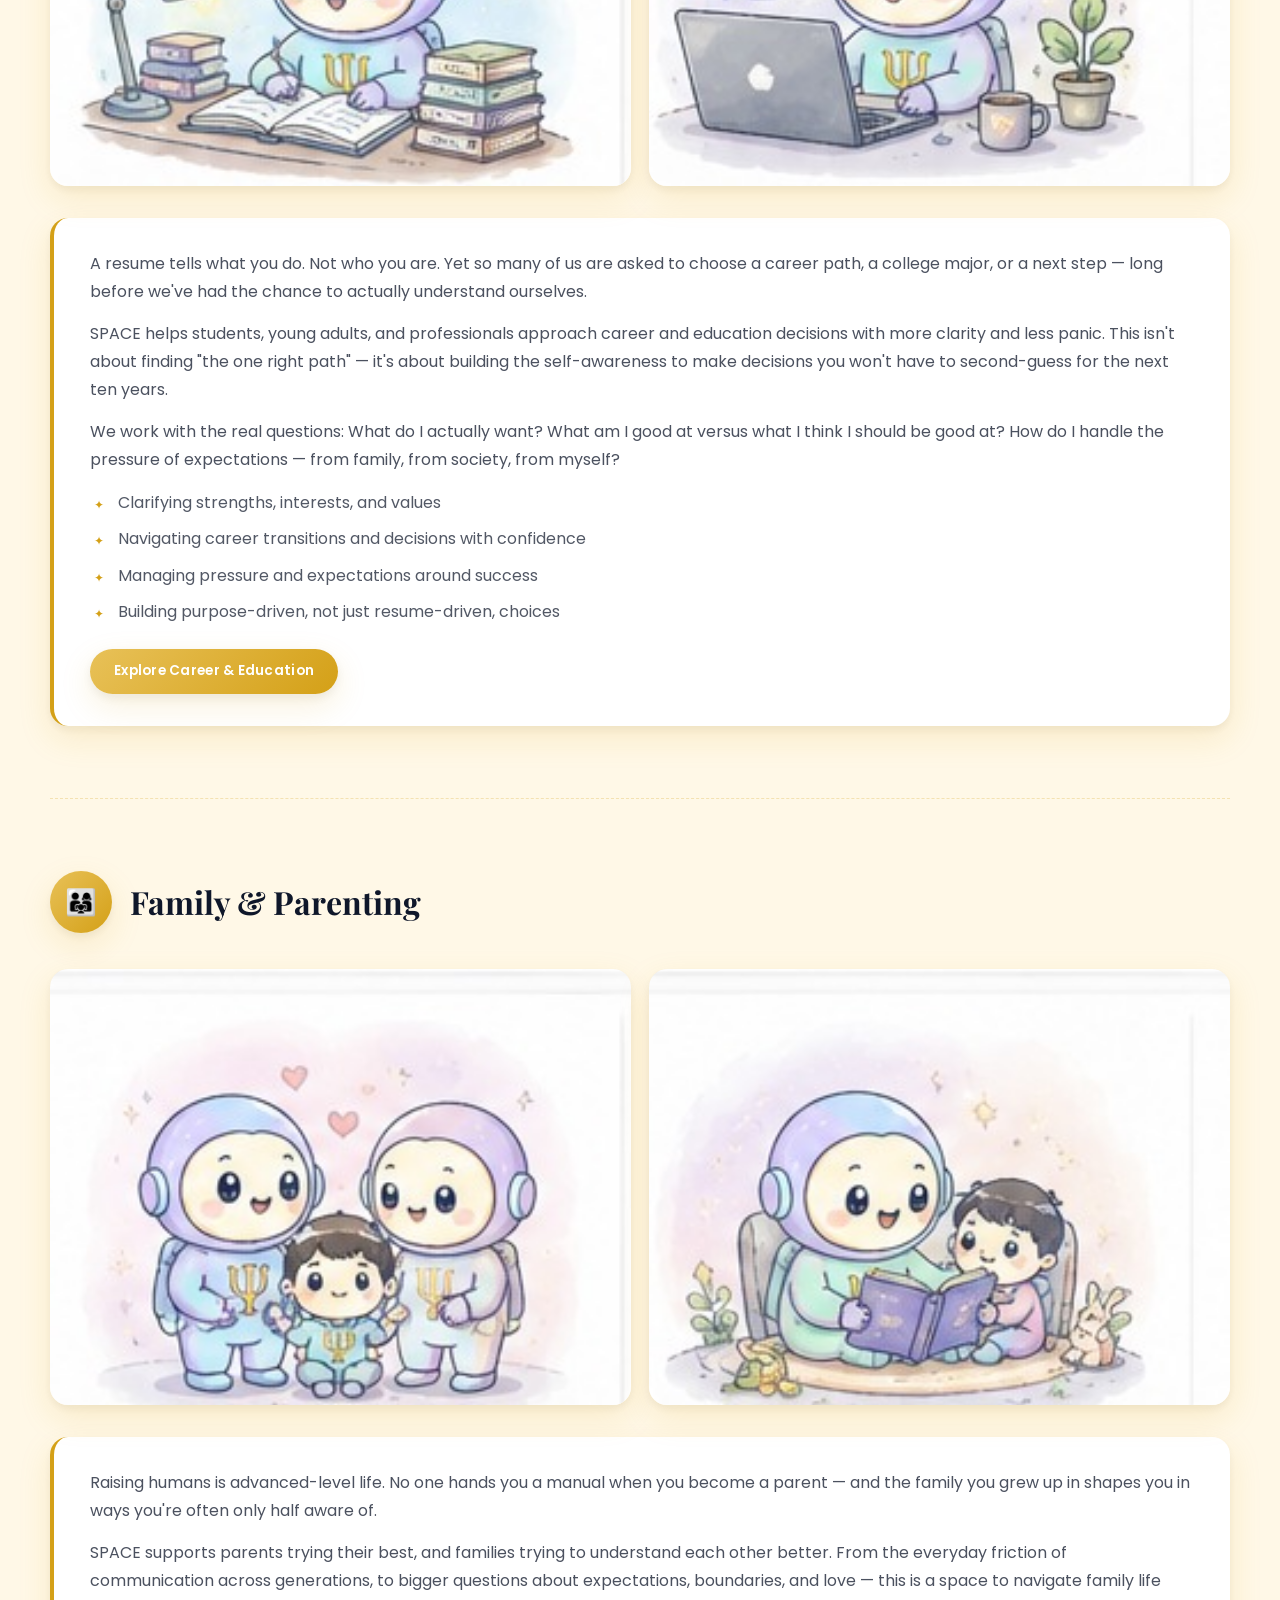
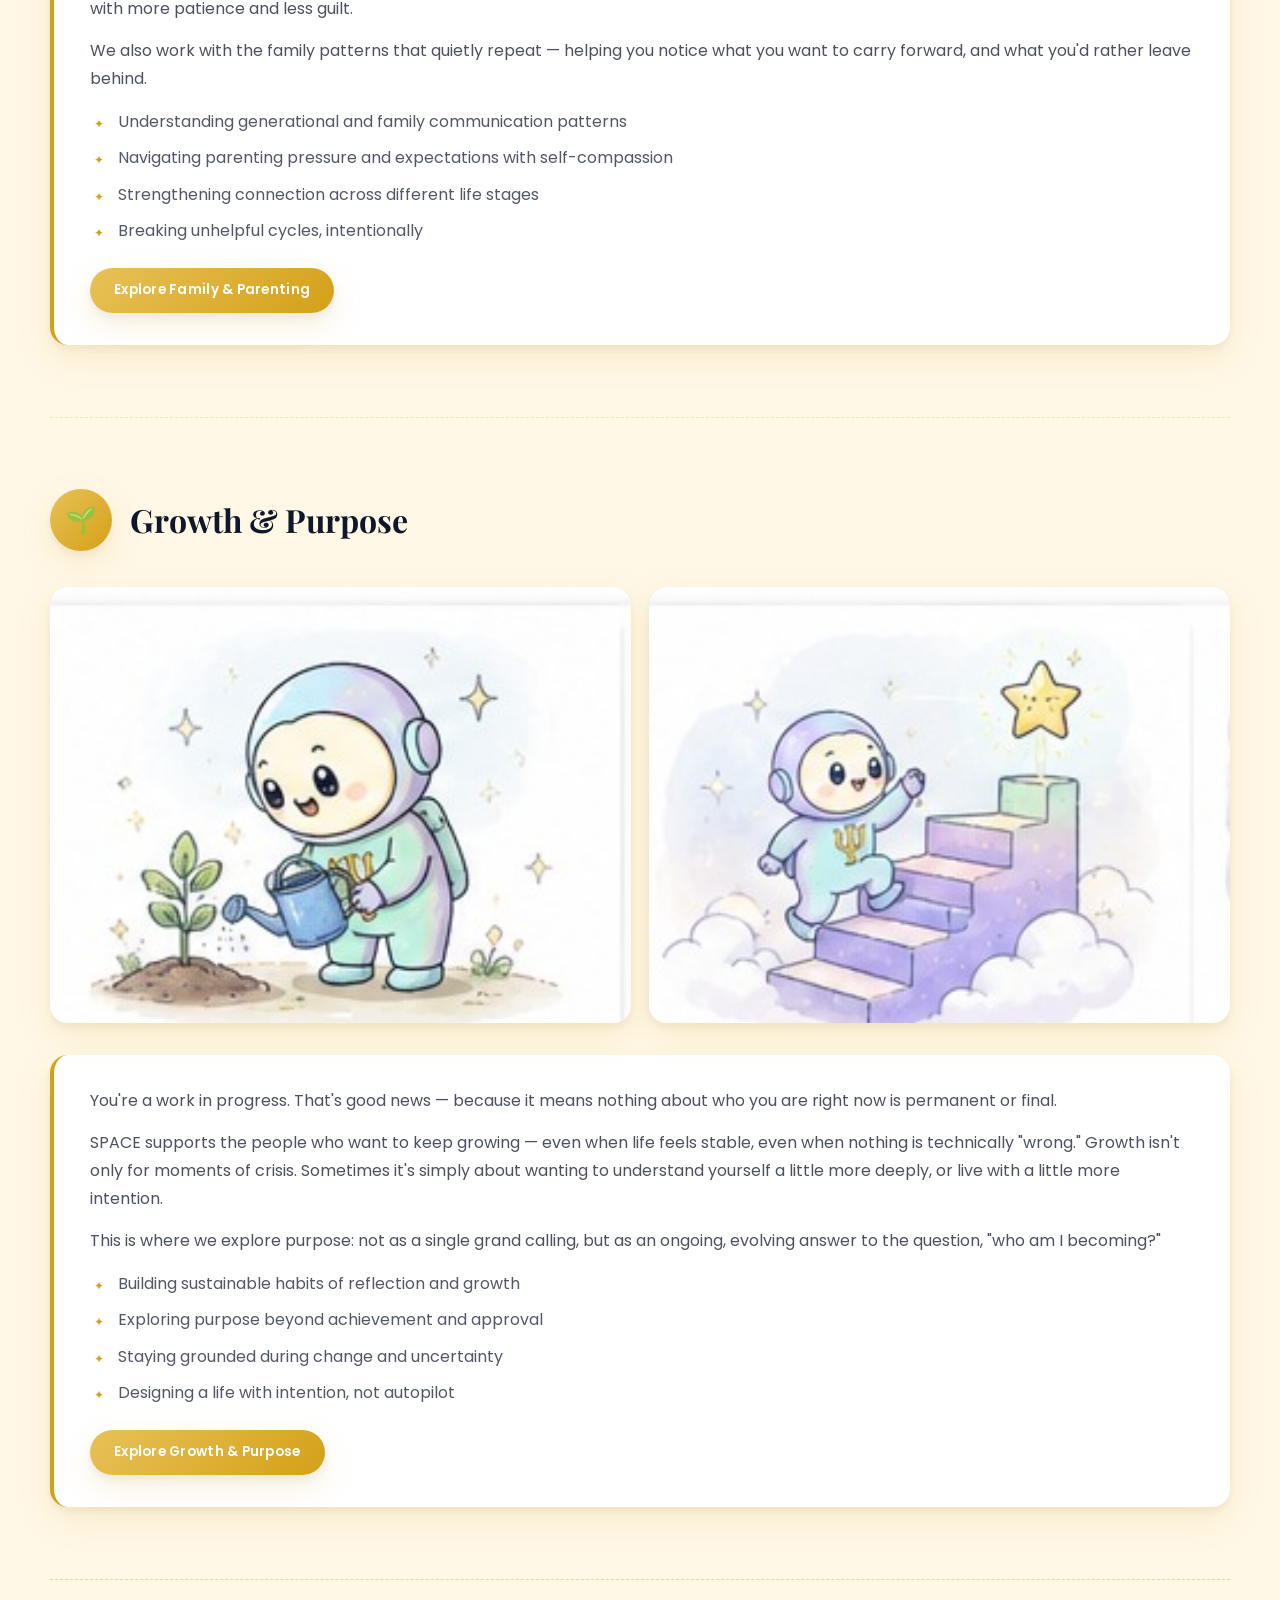
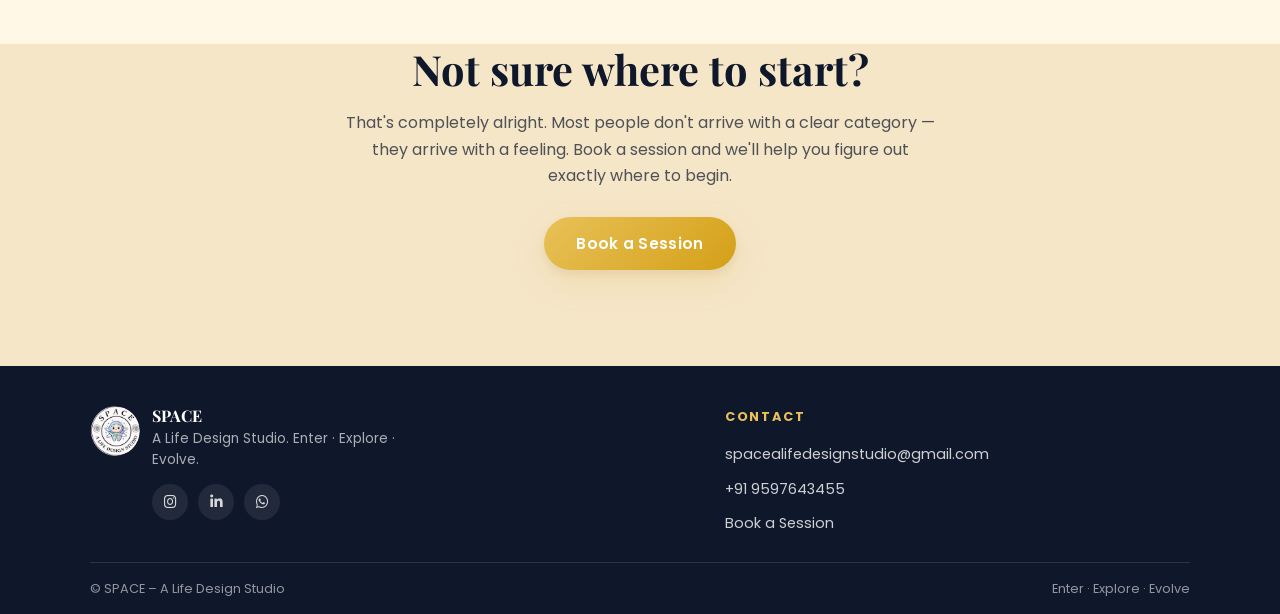
<file: explore.html>
<!DOCTYPE html>
<html lang="en">
<head>
<meta charset="UTF-8">
<meta name="viewport" content="width=device-width, initial-scale=1.0">
<title>Explore | SPACE — A Life Design Studio</title>
<link rel="preconnect" href="https://fonts.googleapis.com">
<link href="https://fonts.googleapis.com/css2?family=Playfair+Display:wght@500;600;700;800&family=Poppins:wght@400;500;600;700&display=swap" rel="stylesheet">
<link rel="stylesheet" href="https://cdnjs.cloudflare.com/ajax/libs/font-awesome/6.5.2/css/all.min.css">
<link rel="stylesheet" href="css/style.css">
<style>
/* ===== EXPLORE PAGE SPECIFIC ===== */
.exp-section {
  padding: 72px 0;
  border-bottom: 1.5px dashed rgba(212,160,23,0.25);
  position: relative;
}
.exp-section:last-of-type { border-bottom: none; }

.exp-header {
  display: flex;
  align-items: center;
  gap: 18px;
  margin-bottom: 36px;
}
.exp-header .exp-icon {
  width: 62px; height: 62px;
  border-radius: 50%;
  background: linear-gradient(135deg, var(--gold-light), var(--gold));
  display: flex; align-items: center; justify-content: center;
  font-size: 1.6rem;
  box-shadow: var(--shadow-soft);
  flex-shrink: 0;
  transition: transform 0.4s cubic-bezier(0.34,1.56,0.64,1);
}
.exp-section:hover .exp-icon { transform: rotate(-8deg) scale(1.08); }

/* 2-image row */
.exp-img-duo {
  display: grid;
  grid-template-columns: 1fr 1fr;
  gap: 18px;
  margin-bottom: 32px;
}
.exp-img-wrap {
  border-radius: var(--radius-md);
  overflow: hidden;
  aspect-ratio: 4/3;
  position: relative;
  box-shadow: var(--shadow-soft);
  background: linear-gradient(160deg, var(--beige), var(--cream));
  transition: transform 0.5s cubic-bezier(0.34,1.56,0.64,1), box-shadow 0.4s ease;
}
.exp-img-wrap:hover {
  transform: translateY(-8px) scale(1.02);
  box-shadow: var(--shadow-lift);
}
.exp-img-wrap img {
  width: 100%; height: 100%;
  object-fit: cover;
  object-position: center top;
  transition: transform 0.55s ease;
}
.exp-img-wrap:hover img { transform: scale(1.06); }

/* content body */
.exp-body {
  background: var(--white);
  border-radius: var(--radius-md);
  padding: 32px 36px;
  box-shadow: var(--shadow-soft);
  border-left: 4px solid var(--gold);
}
.exp-body p { color: rgba(15,23,42,0.75); margin-bottom: 14px; line-height: 1.75; }
.exp-body ul { margin: 16px 0 0; padding-left: 4px; }
.exp-body li {
  padding-left: 24px;
  position: relative;
  margin-bottom: 10px;
  color: rgba(15,23,42,0.72);
}
.exp-body li::before {
  content: '✦';
  position: absolute; left: 0;
  color: var(--gold); font-size: 0.75rem; top: 5px;
}
.exp-cta { margin-top: 24px; }

@media (max-width: 640px) {
  .exp-img-duo { grid-template-columns: 1fr; gap: 14px; }
  .exp-body { padding: 22px 20px; }
  .exp-header { flex-wrap: wrap; }
}
</style>
</head>
<body>

<header class="site-header">
  <div class="navbar">
    <a href="index.html" class="nav-logo">
      <img src="assets/space-logo.png" alt="SPACE Logo">
      <span class="nav-logo-text">SPACE<span>A Life Design Studio</span></span>
    </a>
    <nav class="nav-links">
      <a href="index.html">Home</a>
      <a href="explore.html" class="active">Explore</a>
      <a href="programs.html">Programs</a>
      <a href="partner.html">Partner</a>
      <a href="resources.html">Resources</a>
      <a href="about.html">About SPACE</a>
    </nav>
    <div class="nav-right">
      <button class="btn btn--gold desktop-only" data-open-modal>Book a Session</button>
      <button class="hamburger" aria-label="Menu"><span></span><span></span><span></span></button>
    </div>
  </div>
</header>

<div class="drawer-overlay"></div>
<nav class="mobile-drawer">
  <a href="index.html">Home</a>
  <a href="explore.html">Explore</a>
  <a href="programs.html">Programs</a>
  <a href="partner.html">Partner</a>
  <a href="resources.html">Resources</a>
  <a href="about.html">About SPACE</a>
  <button class="btn btn--gold btn--block" data-open-modal style="margin-top:10px;">Book a Session</button>
</nav>

<section class="page-hero">
  <p class="eyebrow" style="justify-content:center;display:flex;">Five doorways in</p>
  <h1>Explore SPACE</h1>
  <p>Real life doesn't have multiple-choice answers — but it does have a place to start. Choose what feels closest to you today.</p>
</section>

<!-- ===== SELF AWARENESS ===== -->
<section class="container exp-section reveal" id="self">
  <div class="exp-header">
    <div class="exp-icon">🧠</div>
    <h2 style="font-size:clamp(1.5rem,3vw,2rem);margin:0;">Self Awareness</h2>
  </div>
  <div class="exp-img-duo reveal-stagger">
    <div class="exp-img-wrap">
      <img src="assets/imgs/exp-self-1.jpg" alt="Self awareness - reflection">
    </div>
    <div class="exp-img-wrap">
      <img src="assets/imgs/exp-self-2.jpg" alt="Self awareness - meditation">
    </div>
  </div>
  <div class="exp-body">
    <p>Self awareness is the foundation everything else is built on. Before you can manage your emotions, communicate clearly, or make confident decisions, you need to understand what's actually happening within you.</p>
    <p>Most of us go through life reacting — to people, to pressure, to old patterns we never chose. Self awareness is the practice of pausing long enough to notice: what am I feeling, why am I feeling it, and is this reaction actually mine, or inherited from somewhere else?</p>
    <p>At SPACE, this isn't about overthinking or analysing yourself into a corner. It's about building a clearer, kinder relationship with your own mind — one honest question at a time.</p>
    <ul>
      <li>Understanding your emotional patterns and triggers</li>
      <li>Identifying values that actually guide your decisions</li>
      <li>Recognising the stories you tell yourself, and which ones are true</li>
      <li>Building the habit of honest self-reflection</li>
    </ul>
    <div class="exp-cta"><a href="programs.html" class="btn btn--gold btn--sm">Explore Self</a></div>
  </div>
</section>

<!-- ===== RELATIONSHIPS ===== -->
<section class="container exp-section reveal" id="relationships">
  <div class="exp-header">
    <div class="exp-icon">❤️</div>
    <h2 style="font-size:clamp(1.5rem,3vw,2rem);margin:0;">Relationships</h2>
  </div>
  <div class="exp-img-duo reveal-stagger">
    <div class="exp-img-wrap">
      <img src="assets/imgs/exp-relationships-1.jpg" alt="Relationships - connection">
    </div>
    <div class="exp-img-wrap">
      <img src="assets/imgs/exp-relationships-2.jpg" alt="Relationships - understanding">
    </div>
  </div>
  <div class="exp-body">
    <p>Every relationship — romantic, familial, platonic, professional — runs into the same basic challenge: two different people, two different histories, trying to understand each other in real time.</p>
    <p>SPACE helps people navigate the relationships that matter most. Not by offering a script for the "right" way to communicate, but by helping you understand your own patterns of connection, conflict, and care — and how they meet someone else's.</p>
    <p>Whether you're working through a recurring conflict, trying to understand a loved one better, or simply wanting deeper, more honest connection — this is a space to slow down and look closely.</p>
    <ul>
      <li>Understanding communication and conflict patterns</li>
      <li>Navigating boundaries with care, not guilt</li>
      <li>Building empathy without losing yourself</li>
      <li>Repairing and strengthening important relationships</li>
    </ul>
    <div class="exp-cta"><a href="programs.html" class="btn btn--gold btn--sm">Explore Relationships</a></div>
  </div>
</section>

<!-- ===== CAREER & EDUCATION ===== -->
<section class="container exp-section reveal" id="career">
  <div class="exp-header">
    <div class="exp-icon">🎯</div>
    <h2 style="font-size:clamp(1.5rem,3vw,2rem);margin:0;">Career & Education</h2>
  </div>
  <div class="exp-img-duo reveal-stagger">
    <div class="exp-img-wrap">
      <img src="assets/imgs/exp-career-1.jpg" alt="Career - learning">
    </div>
    <div class="exp-img-wrap">
      <img src="assets/imgs/exp-career-2.jpg" alt="Career - growth">
    </div>
  </div>
  <div class="exp-body">
    <p>A resume tells what you do. Not who you are. Yet so many of us are asked to choose a career path, a college major, or a next step — long before we've had the chance to actually understand ourselves.</p>
    <p>SPACE helps students, young adults, and professionals approach career and education decisions with more clarity and less panic. This isn't about finding "the one right path" — it's about building the self-awareness to make decisions you won't have to second-guess for the next ten years.</p>
    <p>We work with the real questions: What do I actually want? What am I good at versus what I think I should be good at? How do I handle the pressure of expectations — from family, from society, from myself?</p>
    <ul>
      <li>Clarifying strengths, interests, and values</li>
      <li>Navigating career transitions and decisions with confidence</li>
      <li>Managing pressure and expectations around success</li>
      <li>Building purpose-driven, not just resume-driven, choices</li>
    </ul>
    <div class="exp-cta"><a href="programs.html" class="btn btn--gold btn--sm">Explore Career & Education</a></div>
  </div>
</section>

<!-- ===== FAMILY & PARENTING ===== -->
<section class="container exp-section reveal" id="family">
  <div class="exp-header">
    <div class="exp-icon">👨‍👩‍👧</div>
    <h2 style="font-size:clamp(1.5rem,3vw,2rem);margin:0;">Family & Parenting</h2>
  </div>
  <div class="exp-img-duo reveal-stagger">
    <div class="exp-img-wrap">
      <img src="assets/imgs/exp-family-1.jpg" alt="Family - parenting">
    </div>
    <div class="exp-img-wrap">
      <img src="assets/imgs/exp-family-2.jpg" alt="Family - connection">
    </div>
  </div>
  <div class="exp-body">
    <p>Raising humans is advanced-level life. No one hands you a manual when you become a parent — and the family you grew up in shapes you in ways you're often only half aware of.</p>
    <p>SPACE supports parents trying their best, and families trying to understand each other better. From the everyday friction of communication across generations, to bigger questions about expectations, boundaries, and love — this is a space to navigate family life with more patience and less guilt.</p>
    <p>We also work with the family patterns that quietly repeat — helping you notice what you want to carry forward, and what you'd rather leave behind.</p>
    <ul>
      <li>Understanding generational and family communication patterns</li>
      <li>Navigating parenting pressure and expectations with self-compassion</li>
      <li>Strengthening connection across different life stages</li>
      <li>Breaking unhelpful cycles, intentionally</li>
    </ul>
    <div class="exp-cta"><a href="programs.html" class="btn btn--gold btn--sm">Explore Family & Parenting</a></div>
  </div>
</section>

<!-- ===== GROWTH & PURPOSE ===== -->
<section class="container exp-section reveal" id="growth" style="border-bottom:none;">
  <div class="exp-header">
    <div class="exp-icon">🌱</div>
    <h2 style="font-size:clamp(1.5rem,3vw,2rem);margin:0;">Growth & Purpose</h2>
  </div>
  <div class="exp-img-duo reveal-stagger">
    <div class="exp-img-wrap">
      <img src="assets/imgs/exp-growth-1.jpg" alt="Growth - purpose">
    </div>
    <div class="exp-img-wrap">
      <img src="assets/imgs/exp-growth-2.jpg" alt="Growth - evolving">
    </div>
  </div>
  <div class="exp-body">
    <p>You're a work in progress. That's good news — because it means nothing about who you are right now is permanent or final.</p>
    <p>SPACE supports the people who want to keep growing — even when life feels stable, even when nothing is technically "wrong." Growth isn't only for moments of crisis. Sometimes it's simply about wanting to understand yourself a little more deeply, or live with a little more intention.</p>
    <p>This is where we explore purpose: not as a single grand calling, but as an ongoing, evolving answer to the question, "who am I becoming?"</p>
    <ul>
      <li>Building sustainable habits of reflection and growth</li>
      <li>Exploring purpose beyond achievement and approval</li>
      <li>Staying grounded during change and uncertainty</li>
      <li>Designing a life with intention, not autopilot</li>
    </ul>
    <div class="exp-cta"><a href="programs.html" class="btn btn--gold btn--sm">Explore Growth & Purpose</a></div>
  </div>
</section>

<hr class="divider-rule" style="margin-top:0;">

<section class="section section--beige" style="padding-top:0;">
  <div class="container" style="text-align:center;max-width:640px;">
    <h2 class="section-title" style="margin:0 auto 16px;">Not sure where to start?</h2>
    <p style="color:rgba(15,23,42,0.72);margin-bottom:28px;">That's completely alright. Most people don't arrive with a clear category — they arrive with a feeling. Book a session and we'll help you figure out exactly where to begin.</p>
    <button class="btn btn--gold" data-open-modal>Book a Session</button>
  </div>
</section>

<!-- FOOTER -->
<footer class="site-footer">
  <div class="footer-inner">
    <div class="footer-brand">
      <img src="assets/space-logo.png" alt="SPACE Logo">
      <div>
        <h4>SPACE</h4>
        <p>A Life Design Studio. Enter · Explore · Evolve.</p>
        <div class="footer-social">
          <a href="https://www.instagram.com/space_a_life_design_studio?igsh=MWx4emd3MTNnZ3F0ag==" target="_blank"><i class="fa-brands fa-instagram"></i></a>
          <a href="https://www.linkedin.com/company/spacefordreams/" target="_blank"><i class="fa-brands fa-linkedin-in"></i></a>
          <a href="https://wa.me/919597643455?text=Hello%20SPACE,%20I%20would%20like%20to%20book%20a%20session." target="_blank"><i class="fa-brands fa-whatsapp"></i></a>
        </div>
      </div>
    </div>
    <div class="footer-col">
      <h5>Contact</h5>
      <ul>
        <li><a href="mailto:spacealifedesignstudio@gmail.com">spacealifedesignstudio@gmail.com</a></li>
        <li><a href="tel:+919597643455">+91 9597643455</a></li>
        <li><a href="#" data-open-modal>Book a Session</a></li>
      </ul>
    </div>
  </div>
  <div class="footer-bottom">
    <span>© SPACE – A Life Design Studio</span>
    <span>Enter · Explore · Evolve</span>
  </div>
</footer>

<button class="back-to-top" aria-label="Back to top">&#8593;</button>
<a href="#" class="float-book-btn" data-open-modal aria-label="Book a Session" title="Book a Session">📅</a>

<div class="modal-overlay">
  <div class="modal-box">
    <button class="modal-close" aria-label="Close">&times;</button>
    <h3>Book a Session</h3>
    <p class="modal-sub">Take the first step. We'll take it from there.</p>
    <div class="form-fields">
      <form id="booking-form" novalidate>
        <div class="form-group"><label for="book-name">Name</label><input type="text" id="book-name" placeholder="Your full name"><span class="form-error">Please enter your name.</span></div>
        <div class="form-group"><label for="book-email">Email</label><input type="email" id="book-email" placeholder="you@example.com"><span class="form-error">Please enter a valid email.</span></div>
        <div class="form-group"><label for="book-phone">Phone</label><input type="tel" id="book-phone" placeholder="+91 9597643455"><span class="form-error">Please enter a valid phone number.</span></div>
        <div class="form-group"><label for="book-session">Session Type</label><select id="book-session"><option value="">Select a session type</option><option value="one-to-one">One-to-One Experience</option><option value="group">Group Experience</option><option value="workshop">Workshop</option><option value="assessment">Assessment</option><option value="community">Community Experience</option></select><span class="form-error">Please select a session type.</span></div>
        <div class="form-group"><label for="book-message">Message</label><textarea id="book-message" placeholder="Tell us a little about what's on your mind..."></textarea><span class="form-error">Please share a short message.</span></div>
        <div class="modal-actions">
          <button type="button" id="ask-me-btn" class="btn btn--outline">Ask Me</button>
          <button type="button" id="call-me-btn" class="btn btn--outline">Call Me</button>
        </div>
        <button type="submit" class="btn btn--gold btn--block" style="margin-top:14px;">Send Request</button>
      </form>
    </div>
    <div class="form-success" style="display:none;"><span class="icon">🌱</span><h3>Thank you.</h3><p style="color:rgba(15,23,42,0.65);">Your message has been received. Someone from SPACE will reach out to you shortly.</p></div>
  </div>
</div>
<script src="js/main.js"></script>
</body>
</html>
</file>
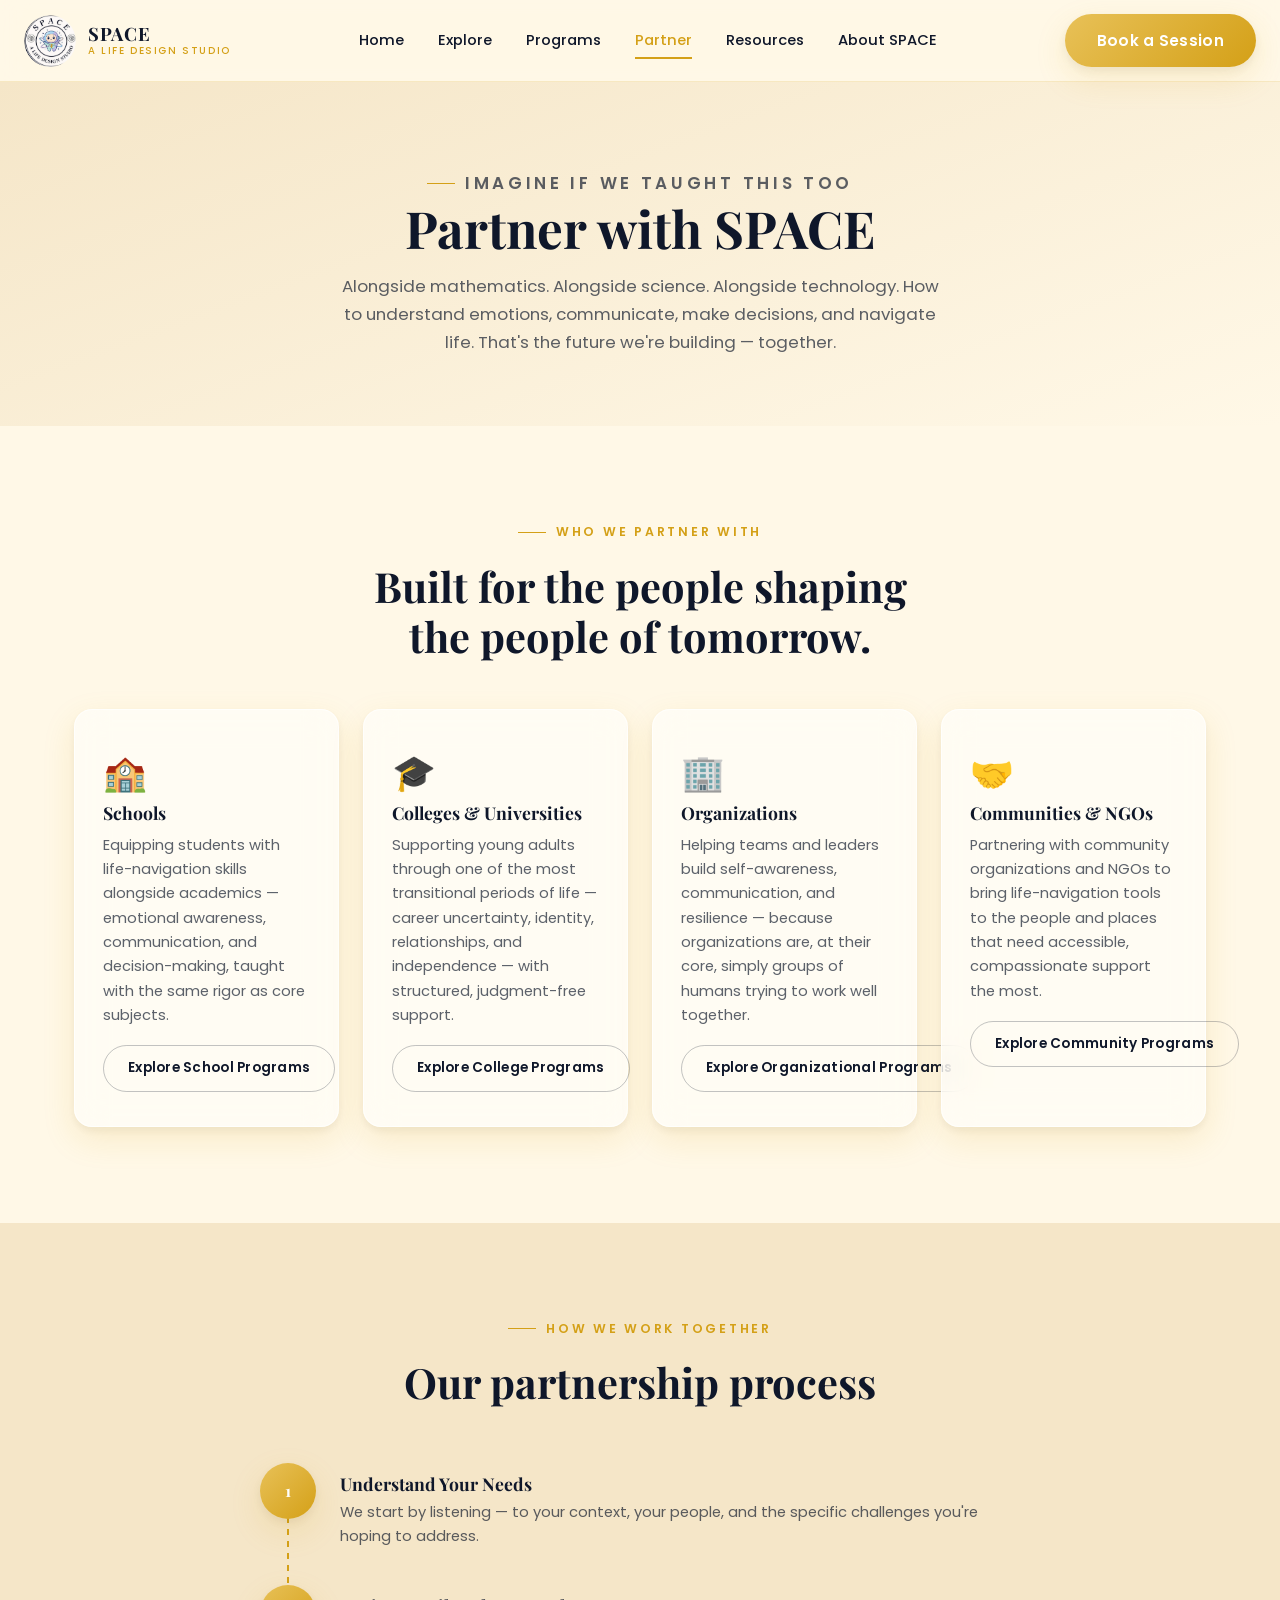
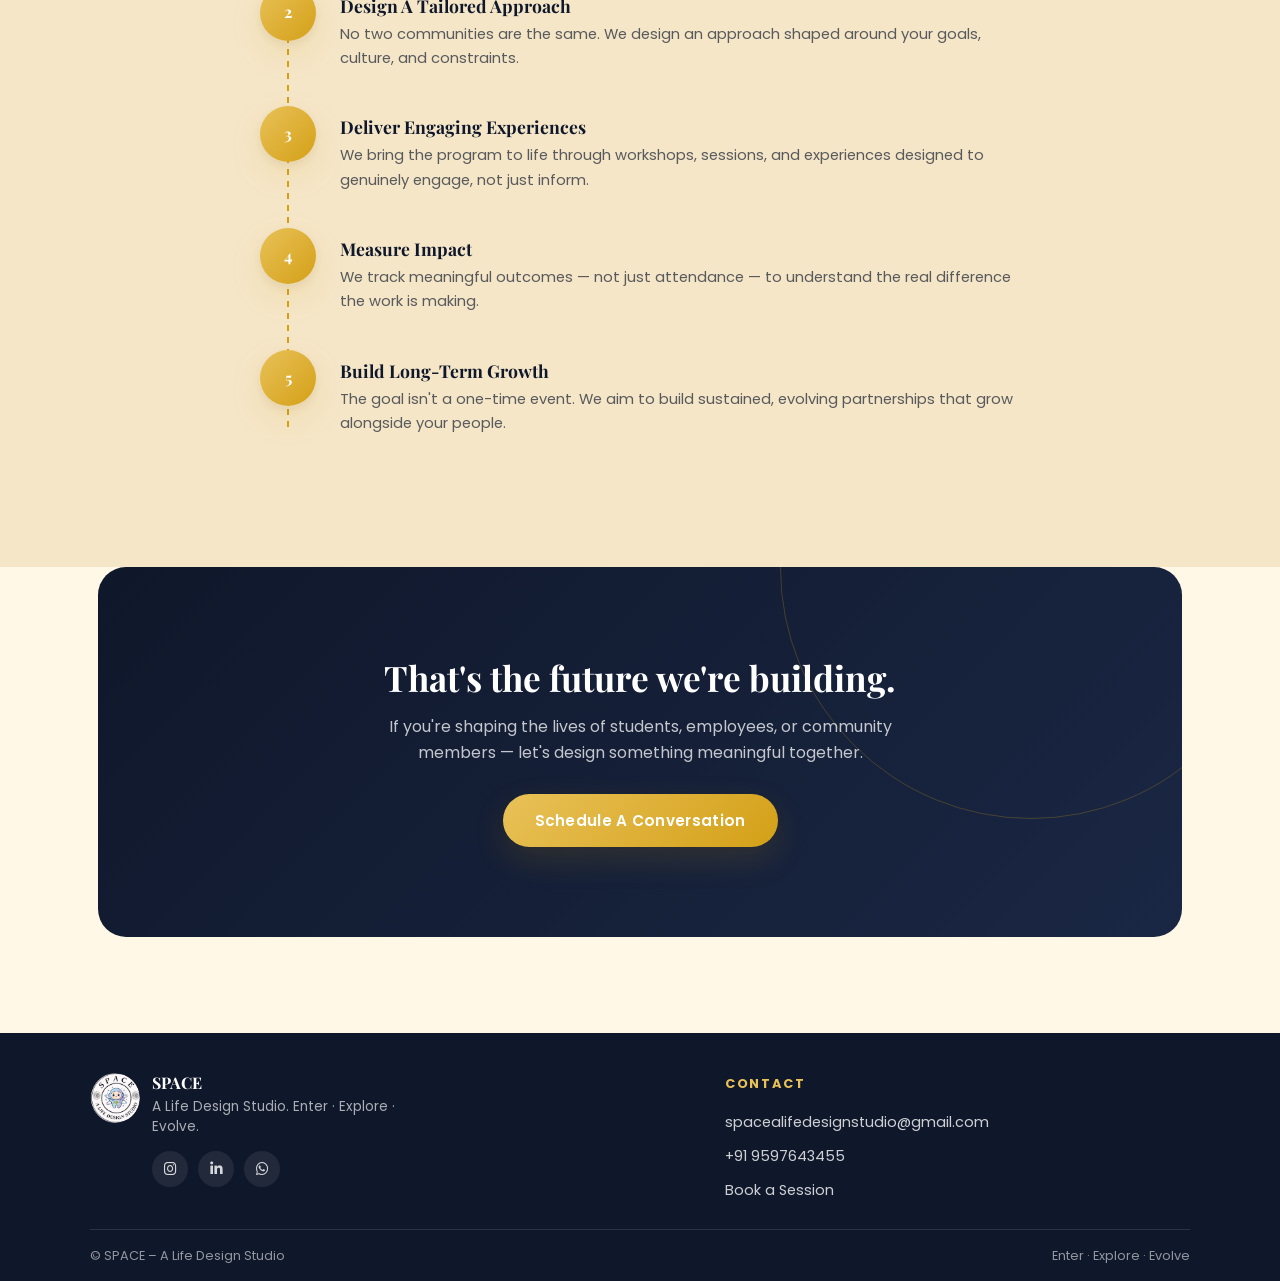
<file: partner.html>
<!DOCTYPE html>
<html lang="en">
<head>
<meta charset="UTF-8">
<meta name="viewport" content="width=device-width, initial-scale=1.0">
<title>Partner with SPACE | A Life Design Studio</title>
<meta name="description" content="Partner with SPACE — for schools, colleges & universities, organizations, and communities & NGOs investing in people.">
<link rel="preconnect" href="https://fonts.googleapis.com">
<link href="https://fonts.googleapis.com/css2?family=Playfair+Display:wght@500;600;700;800&family=Poppins:wght@400;500;600;700&display=swap" rel="stylesheet">
<link rel="stylesheet" href="https://cdnjs.cloudflare.com/ajax/libs/font-awesome/6.5.2/css/all.min.css">
<link rel="stylesheet" href="css/style.css">
</head>
<body>

<!-- ===== HEADER ===== -->
<header class="site-header">
  <div class="navbar">
    <a href="index.html" class="nav-logo">
      <img src="assets/space-logo.png" alt="SPACE Logo">
      <span class="nav-logo-text">SPACE<span>A Life Design Studio</span></span>
    </a>

    <nav class="nav-links">
      <a href="index.html">Home</a>
      <a href="explore.html">Explore</a>
      <a href="programs.html">Programs</a>
      <a href="partner.html" class="active">Partner</a>
      <a href="resources.html">Resources</a>
      <a href="about.html">About SPACE</a>
    </nav>

    <div class="nav-right">
      <button class="btn btn--gold desktop-only" data-open-modal>Book a Session</button>
      <button class="hamburger" aria-label="Menu"><span></span><span></span><span></span></button>
    </div>
  </div>
</header>

<div class="drawer-overlay"></div>
<nav class="mobile-drawer">
  <a href="index.html">Home</a>
  <a href="explore.html">Explore</a>
  <a href="programs.html">Programs</a>
  <a href="partner.html">Partner</a>
  <a href="resources.html">Resources</a>
  <a href="about.html">About SPACE</a>
  <button class="btn btn--gold btn--block" data-open-modal style="margin-top: 10px;">Book a Session</button>
</nav>

<!-- ===== PAGE HERO ===== -->
<section class="page-hero">
  <p class="eyebrow" style="justify-content:center; display:flex;">Imagine if we taught this too</p>
  <h1>Partner with SPACE</h1>
  <p>Alongside mathematics. Alongside science. Alongside technology. How to understand emotions, communicate, make decisions, and navigate life. That's the future we're building — together.</p>
</section>

<!-- ===== SECTOR CARDS ===== -->
<section class="section section--cream">
  <div class="container">
    <p class="eyebrow" style="justify-content:center; display:flex;">Who we partner with</p>
    <h2 class="section-title" style="margin:0 auto; text-align:center; max-width:560px;">Built for the people shaping the people of tomorrow.</h2>

    <div class="sector-grid">
      <div class="glass-card sector-card">
        <span class="icon">🏫</span>
        <h3>Schools</h3>
        <p>Equipping students with life-navigation skills alongside academics — emotional awareness, communication, and decision-making, taught with the same rigor as core subjects.</p>
        <a href="#" class="btn btn--outline btn--sm">Explore School Programs</a>
      </div>
      <div class="glass-card sector-card">
        <span class="icon">🎓</span>
        <h3>Colleges & Universities</h3>
        <p>Supporting young adults through one of the most transitional periods of life — career uncertainty, identity, relationships, and independence — with structured, judgment-free support.</p>
        <a href="#" class="btn btn--outline btn--sm">Explore College Programs</a>
      </div>
      <div class="glass-card sector-card">
        <span class="icon">🏢</span>
        <h3>Organizations</h3>
        <p>Helping teams and leaders build self-awareness, communication, and resilience — because organizations are, at their core, simply groups of humans trying to work well together.</p>
        <a href="#" class="btn btn--outline btn--sm">Explore Organizational Programs</a>
      </div>
      <div class="glass-card sector-card">
        <span class="icon">🤝</span>
        <h3>Communities & NGOs</h3>
        <p>Partnering with community organizations and NGOs to bring life-navigation tools to the people and places that need accessible, compassionate support the most.</p>
        <a href="#" class="btn btn--outline btn--sm">Explore Community Programs</a>
      </div>
    </div>
  </div>
</section>

<!-- ===== PROCESS TIMELINE ===== -->
<section class="section section--beige">
  <div class="container">
    <p class="eyebrow" style="justify-content:center; display:flex;">How we work together</p>
    <h2 class="section-title" style="margin:0 auto; text-align:center; max-width:520px;">Our partnership process</h2>

    <div class="timeline">
      <div class="timeline-item">
        <div class="timeline-num">1</div>
        <div class="timeline-content">
          <h4>Understand Your Needs</h4>
          <p>We start by listening — to your context, your people, and the specific challenges you're hoping to address.</p>
        </div>
      </div>
      <div class="timeline-item">
        <div class="timeline-num">2</div>
        <div class="timeline-content">
          <h4>Design A Tailored Approach</h4>
          <p>No two communities are the same. We design an approach shaped around your goals, culture, and constraints.</p>
        </div>
      </div>
      <div class="timeline-item">
        <div class="timeline-num">3</div>
        <div class="timeline-content">
          <h4>Deliver Engaging Experiences</h4>
          <p>We bring the program to life through workshops, sessions, and experiences designed to genuinely engage, not just inform.</p>
        </div>
      </div>
      <div class="timeline-item">
        <div class="timeline-num">4</div>
        <div class="timeline-content">
          <h4>Measure Impact</h4>
          <p>We track meaningful outcomes — not just attendance — to understand the real difference the work is making.</p>
        </div>
      </div>
      <div class="timeline-item">
        <div class="timeline-num">5</div>
        <div class="timeline-content">
          <h4>Build Long-Term Growth</h4>
          <p>The goal isn't a one-time event. We aim to build sustained, evolving partnerships that grow alongside your people.</p>
        </div>
      </div>
    </div>
  </div>
</section>

<!-- ===== CTA ===== -->
<section class="section section--cream" style="padding-top:0;">
  <div class="container">
    <div class="cta-banner">
      <h2>That's the future we're building.</h2>
      <p>If you're shaping the lives of students, employees, or community members — let's design something meaningful together.</p>
      <button class="btn btn--gold" data-open-modal>Schedule A Conversation</button>
    </div>
  </div>
</section>


<!-- FOOTER -->
<footer class="site-footer">
  <div class="footer-inner">
    <div class="footer-brand">
      <img src="assets/space-logo.png" alt="SPACE Logo">
      <div>
        <h4>SPACE</h4>
        <p>A Life Design Studio. Enter · Explore · Evolve.</p>
        <div class="footer-social">
          <a href="https://www.instagram.com/space_a_life_design_studio?igsh=MWx4emd3MTNnZ3F0ag==" target="_blank"><i class="fa-brands fa-instagram"></i></a>
          <a href="https://www.linkedin.com/company/spacefordreams/" target="_blank"><i class="fa-brands fa-linkedin-in"></i></a>
          <a href="https://wa.me/919597643455?text=Hello%20SPACE,%20I%20would%20like%20to%20book%20a%20session." target="_blank"><i class="fa-brands fa-whatsapp"></i></a>
        </div>
      </div>
    </div>
    <div class="footer-col">
      <h5>Contact</h5>
      <ul>
        <li><a href="mailto:spacealifedesignstudio@gmail.com">spacealifedesignstudio@gmail.com</a></li>
        <li><a href="tel:+919597643455">+91 9597643455</a></li>
        <li><a href="#" data-open-modal>Book a Session</a></li>
      </ul>
    </div>
  </div>
  <div class="footer-bottom">
    <span>© SPACE – A Life Design Studio</span>
    <span>Enter · Explore · Evolve</span>
  </div>
</footer>

<button class="back-to-top" aria-label="Back to top">&#8593;</button>
<a href="#" class="float-book-btn" data-open-modal aria-label="Book a Session" title="Book a Session">📅</a>

<!-- ===== BOOKING MODAL ===== -->
<div class="modal-overlay">
  <div class="modal-box">
    <button class="modal-close" aria-label="Close">&times;</button>
    <h3>Schedule A Conversation</h3>
    <p class="modal-sub">Tell us about your organization, and let's start designing something together.</p>

    <div class="form-fields">
      <form id="booking-form" novalidate>
        <div class="form-group">
          <label for="book-name">Name</label>
          <input type="text" id="book-name" placeholder="Your full name">
          <span class="form-error">Please enter your name.</span>
        </div>
        <div class="form-group">
          <label for="book-email">Email</label>
          <input type="email" id="book-email" placeholder="you@example.com">
          <span class="form-error">Please enter a valid email.</span>
        </div>
        <div class="form-group">
          <label for="book-phone">Phone</label>
          <input type="tel" id="book-phone" placeholder="+91 9597643455">
          <span class="form-error">Please enter a valid phone number.</span>
        </div>
        <div class="form-group">
          <label for="book-session">Session Type</label>
          <select id="book-session">
            <option value="">Select a session type</option>
            <option value="one-to-one">One-to-One Experience</option>
            <option value="group">Group Experience</option>
            <option value="workshop">Workshop</option>
            <option value="assessment">Assessment</option>
            <option value="community">Community Experience</option>
          </select>
          <span class="form-error">Please select a session type.</span>
        </div>
        <div class="form-group">
          <label for="book-message">Message</label>
          <textarea id="book-message" placeholder="Tell us a little about what's on your mind..."></textarea>
          <span class="form-error">Please share a short message.</span>
        </div>

        <div class="modal-actions">
          <button type="button" id="ask-me-btn" class="btn btn--outline">Ask Me</button>
          <button type="button" id="call-me-btn" class="btn btn--outline">Call Me</button>
        </div>
        <button type="submit" class="btn btn--gold btn--block" style="margin-top: 14px;">Send Request</button>
      </form>
    </div>

    <div class="form-success" style="display:none;">
      <span class="icon">🌱</span>
      <h3>Thank you.</h3>
      <p style="color: rgba(15,23,42,0.65);">Your message has been received. Someone from SPACE will reach out to you shortly.</p>
    </div>
  </div>
</div>

<script src="js/main.js"></script>
</body>
</html>
</file>
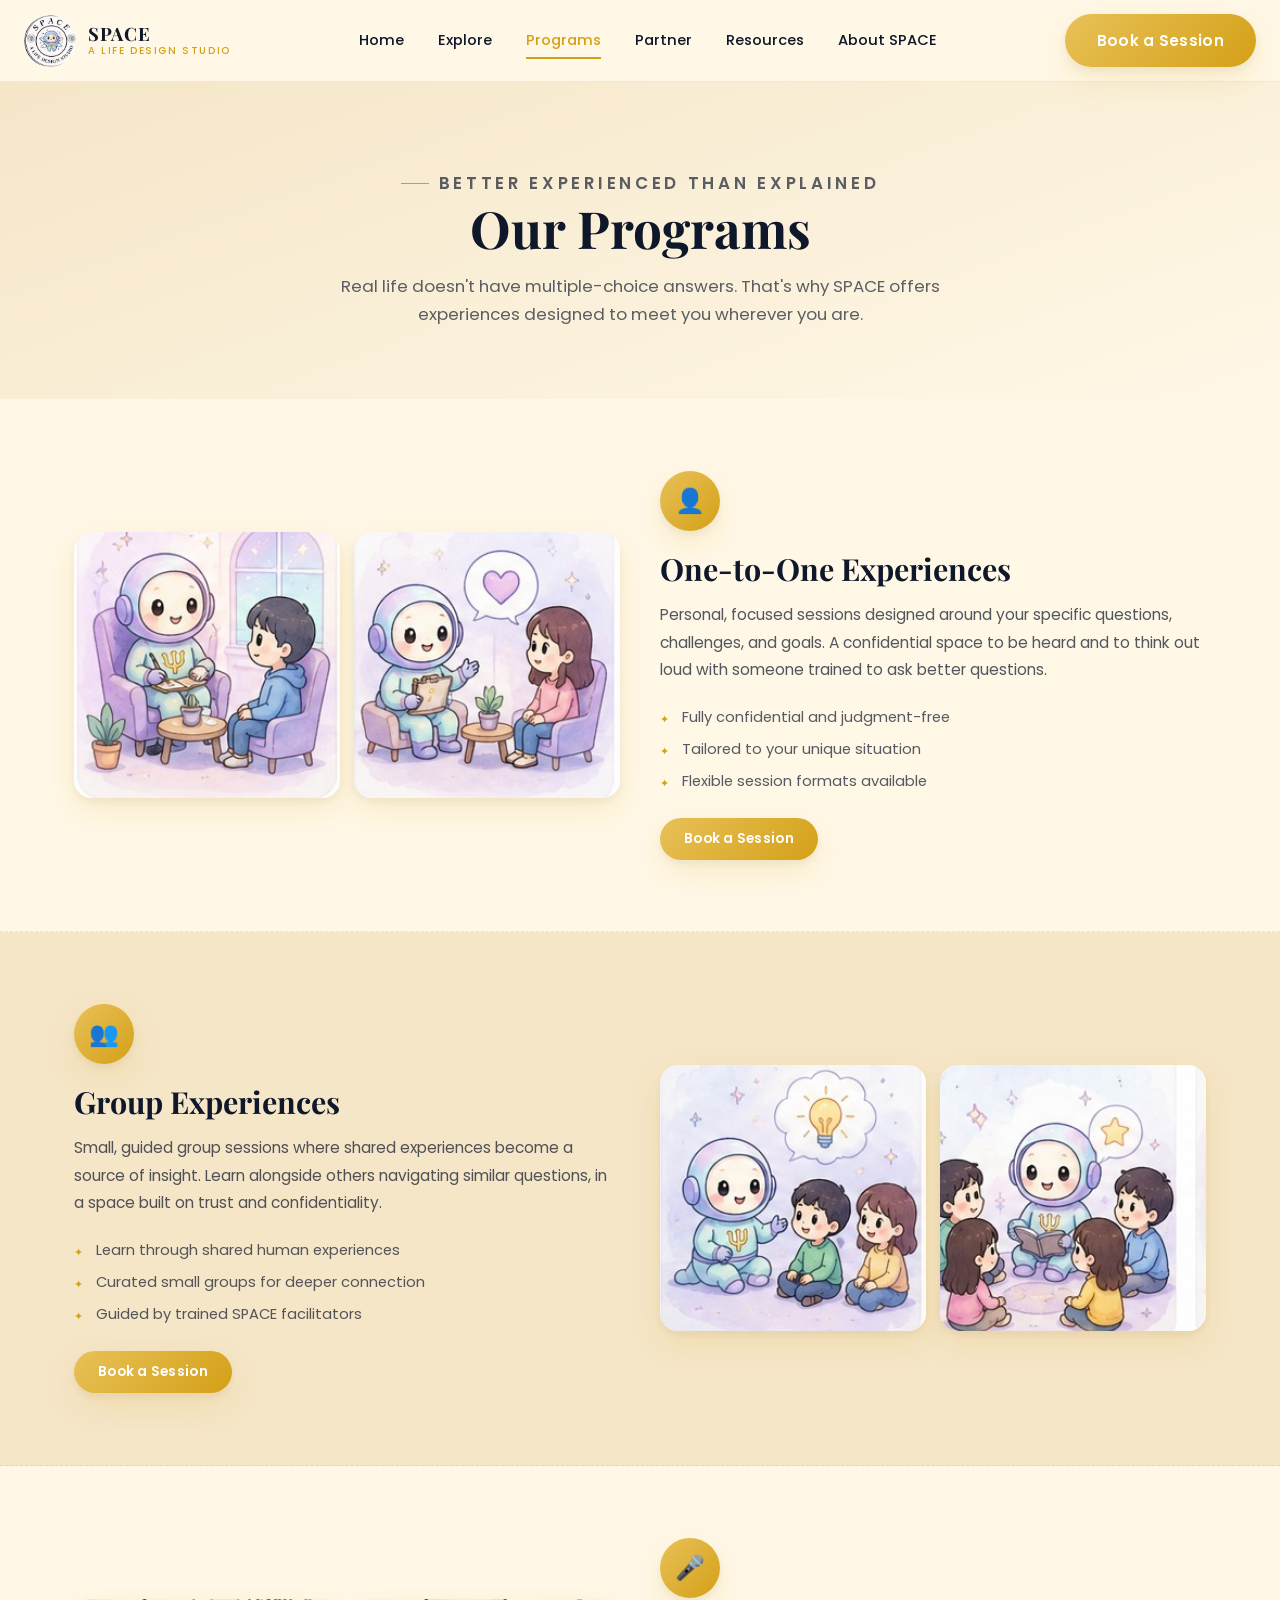
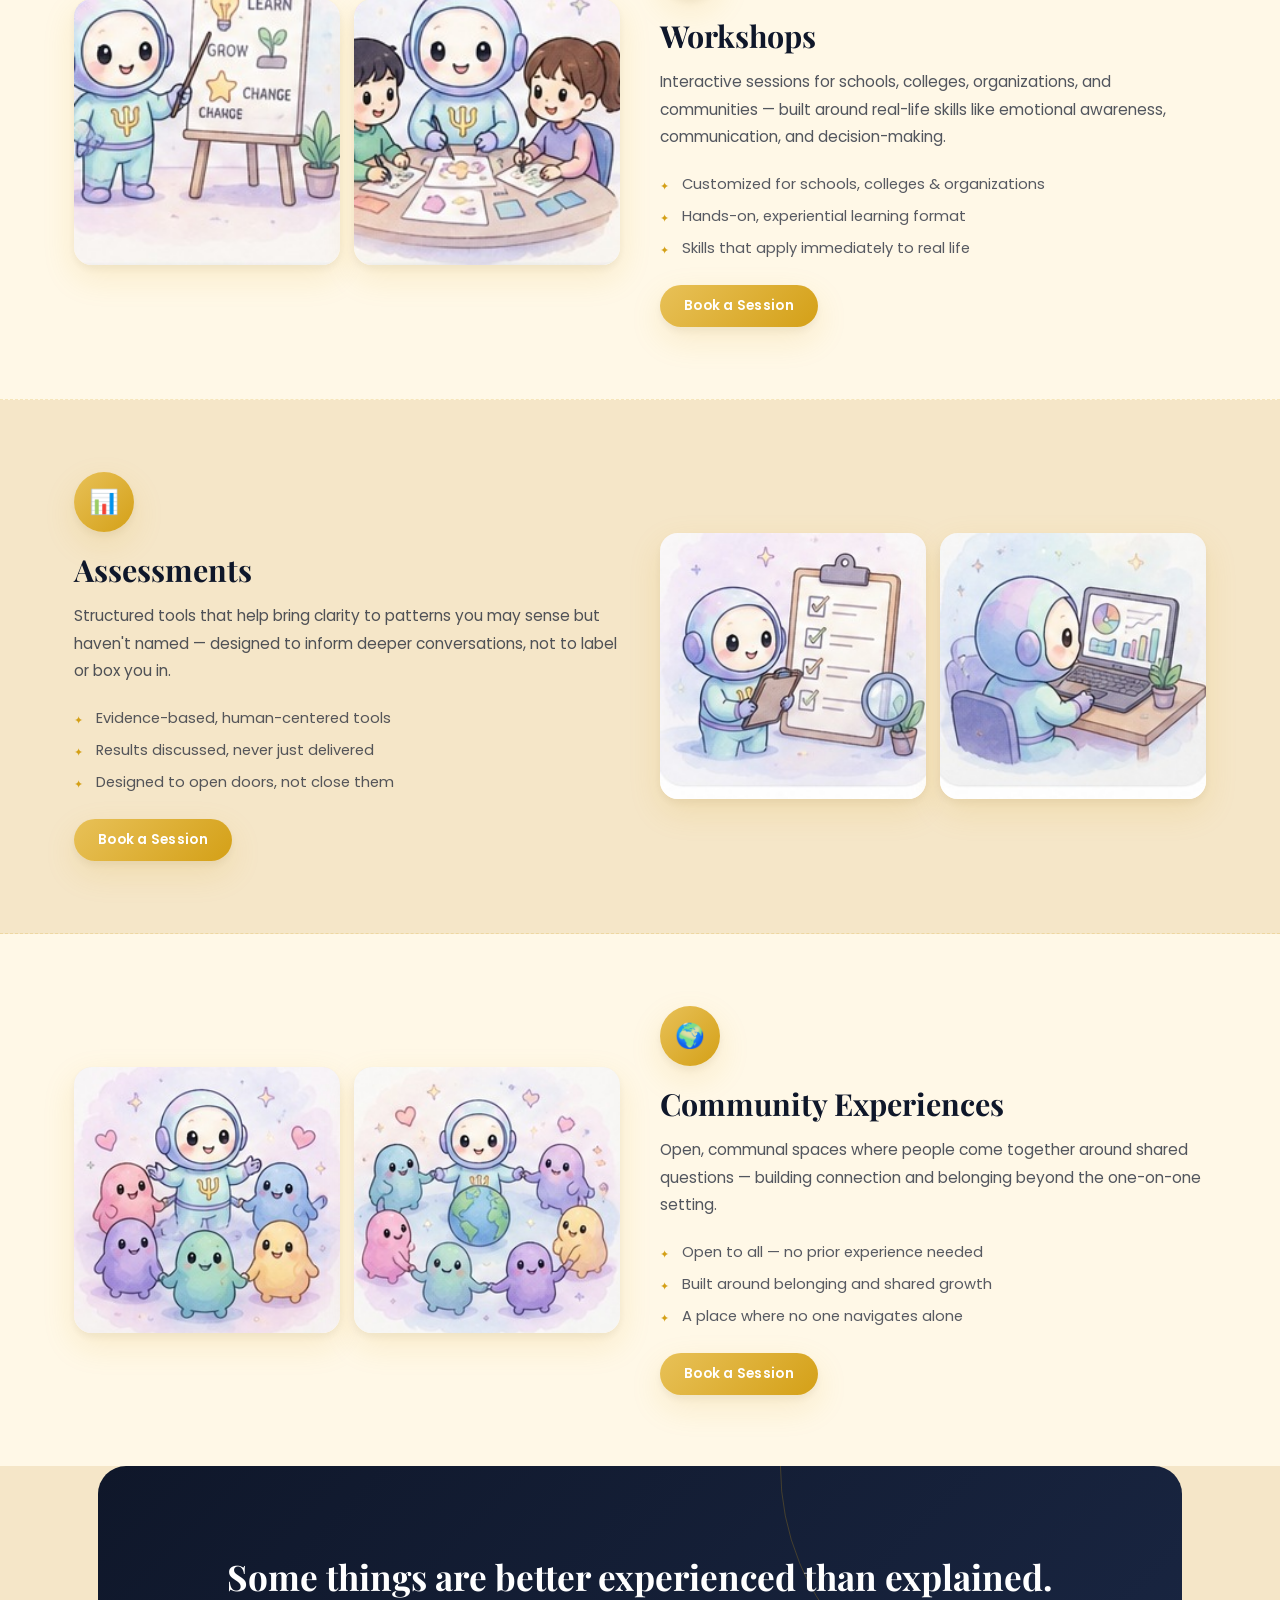
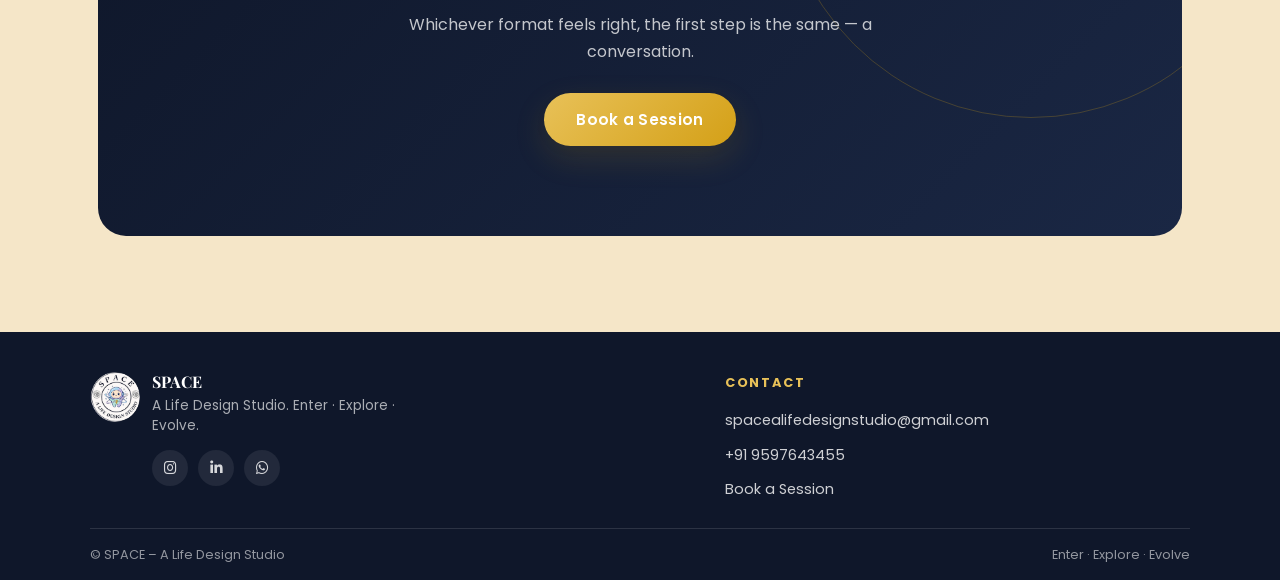
<file: programs.html>
<!DOCTYPE html>
<html lang="en">
<head>
<meta charset="UTF-8">
<meta name="viewport" content="width=device-width, initial-scale=1.0">
<title>Programs | SPACE — A Life Design Studio</title>
<link rel="preconnect" href="https://fonts.googleapis.com">
<link href="https://fonts.googleapis.com/css2?family=Playfair+Display:wght@500;600;700;800&family=Poppins:wght@400;500;600;700&display=swap" rel="stylesheet">
<link rel="stylesheet" href="https://cdnjs.cloudflare.com/ajax/libs/font-awesome/6.5.2/css/all.min.css">
<link rel="stylesheet" href="css/style.css">
<style>
/* ===== PROGRAMS PAGE SPECIFIC ===== */
.prog-section {
  padding: 72px 0;
  border-bottom: 1.5px dashed rgba(212,160,23,0.22);
}
.prog-section:last-of-type { border-bottom: none; }

.prog-inner {
  display: grid;
  grid-template-columns: 1fr 1fr;
  gap: 40px;
  align-items: center;
}
.prog-inner.reverse { direction: rtl; }
.prog-inner.reverse > * { direction: ltr; }

/* image side */
.prog-imgs {
  display: grid;
  grid-template-columns: 1fr 1fr;
  gap: 14px;
}
.prog-img-wrap {
  border-radius: var(--radius-md);
  overflow: hidden;
  aspect-ratio: 1 / 1;
  position: relative;
  box-shadow: var(--shadow-soft);
  background: linear-gradient(160deg, var(--beige), var(--cream));
  transition: transform 0.5s cubic-bezier(0.34,1.56,0.64,1), box-shadow 0.4s ease;
}
.prog-img-wrap:hover {
  transform: translateY(-10px) scale(1.03);
  box-shadow: var(--shadow-lift);
}
.prog-img-wrap img {
  width: 100%; height: 100%;
  object-fit: cover;
  object-position: center;
  transition: transform 0.55s ease;
}
.prog-img-wrap:hover img { transform: scale(1.08); }

/* gold shimmer badge on image */
.prog-img-wrap::after {
  content: '';
  position: absolute;
  inset: 0;
  background: linear-gradient(135deg, rgba(212,160,23,0) 60%, rgba(212,160,23,0.18) 100%);
  opacity: 0;
  transition: opacity 0.4s ease;
}
.prog-img-wrap:hover::after { opacity: 1; }

/* content side */
.prog-content { }
.prog-icon-badge {
  width: 60px; height: 60px;
  border-radius: 50%;
  background: linear-gradient(135deg, var(--gold-light), var(--gold));
  display: flex; align-items: center; justify-content: center;
  font-size: 1.5rem;
  box-shadow: var(--shadow-soft);
  margin-bottom: 20px;
  transition: transform 0.4s cubic-bezier(0.34,1.56,0.64,1);
}
.prog-section:hover .prog-icon-badge { transform: rotate(-8deg) scale(1.1); }

.prog-content h2 {
  font-size: clamp(1.4rem, 2.8vw, 1.9rem);
  margin-bottom: 14px;
  color: var(--navy);
}
.prog-content p {
  color: rgba(15,23,42,0.72);
  line-height: 1.75;
  margin-bottom: 22px;
  font-size: 0.97rem;
}
.prog-content ul { list-style: none; margin-bottom: 24px; }
.prog-content li {
  padding-left: 22px;
  position: relative;
  margin-bottom: 8px;
  color: rgba(15,23,42,0.70);
  font-size: 0.92rem;
}
.prog-content li::before {
  content: '✦';
  position: absolute; left: 0;
  color: var(--gold); font-size: 0.7rem; top: 5px;
}

@media (max-width: 860px) {
  .prog-inner { grid-template-columns: 1fr; }
  .prog-inner.reverse { direction: ltr; }
  .prog-imgs { grid-template-columns: 1fr 1fr; }
}
@media (max-width: 500px) {
  .prog-imgs { grid-template-columns: 1fr; }
}
</style>
</head>
<body>

<header class="site-header">
  <div class="navbar">
    <a href="index.html" class="nav-logo">
      <img src="assets/space-logo.png" alt="SPACE Logo">
      <span class="nav-logo-text">SPACE<span>A Life Design Studio</span></span>
    </a>
    <nav class="nav-links">
      <a href="index.html">Home</a>
      <a href="explore.html">Explore</a>
      <a href="programs.html" class="active">Programs</a>
      <a href="partner.html">Partner</a>
      <a href="resources.html">Resources</a>
      <a href="about.html">About SPACE</a>
    </nav>
    <div class="nav-right">
      <button class="btn btn--gold desktop-only" data-open-modal>Book a Session</button>
      <button class="hamburger" aria-label="Menu"><span></span><span></span><span></span></button>
    </div>
  </div>
</header>

<div class="drawer-overlay"></div>
<nav class="mobile-drawer">
  <a href="index.html">Home</a>
  <a href="explore.html">Explore</a>
  <a href="programs.html">Programs</a>
  <a href="partner.html">Partner</a>
  <a href="resources.html">Resources</a>
  <a href="about.html">About SPACE</a>
  <button class="btn btn--gold btn--block" data-open-modal style="margin-top:10px;">Book a Session</button>
</nav>

<section class="page-hero">
  <p class="eyebrow" style="justify-content:center;display:flex;">Better experienced than explained</p>
  <h1>Our Programs</h1>
  <p>Real life doesn't have multiple-choice answers. That's why SPACE offers experiences designed to meet you wherever you are.</p>
</section>

<!-- ONE-TO-ONE -->
<section class="section section--cream prog-section">
  <div class="container">
    <div class="prog-inner reveal">
      <div class="prog-imgs reveal-stagger">
        <div class="prog-img-wrap">
          <img src="assets/imgs/prog-one2one-1.png" alt="One-to-one session">
        </div>
        <div class="prog-img-wrap">
          <img src="assets/imgs/prog-one2one-2.png" alt="Personal session">
        </div>
      </div>
      <div class="prog-content">
        <div class="prog-icon-badge">👤</div>
        <h2>One-to-One Experiences</h2>
        <p>Personal, focused sessions designed around your specific questions, challenges, and goals. A confidential space to be heard and to think out loud with someone trained to ask better questions.</p>
        <ul>
          <li>Fully confidential and judgment-free</li>
          <li>Tailored to your unique situation</li>
          <li>Flexible session formats available</li>
        </ul>
        <button class="btn btn--gold btn--sm" data-open-modal>Book a Session</button>
      </div>
    </div>
  </div>
</section>

<!-- GROUP EXPERIENCES -->
<section class="section section--beige prog-section">
  <div class="container">
    <div class="prog-inner reverse reveal">
      <div class="prog-imgs reveal-stagger">
        <div class="prog-img-wrap">
          <img src="assets/imgs/prog-group-1.png" alt="Group session">
        </div>
        <div class="prog-img-wrap">
          <img src="assets/imgs/prog-group-2.png" alt="Group experience">
        </div>
      </div>
      <div class="prog-content">
        <div class="prog-icon-badge">👥</div>
        <h2>Group Experiences</h2>
        <p>Small, guided group sessions where shared experiences become a source of insight. Learn alongside others navigating similar questions, in a space built on trust and confidentiality.</p>
        <ul>
          <li>Learn through shared human experiences</li>
          <li>Curated small groups for deeper connection</li>
          <li>Guided by trained SPACE facilitators</li>
        </ul>
        <button class="btn btn--gold btn--sm" data-open-modal>Book a Session</button>
      </div>
    </div>
  </div>
</section>

<!-- WORKSHOPS -->
<section class="section section--cream prog-section">
  <div class="container">
    <div class="prog-inner reveal">
      <div class="prog-imgs reveal-stagger">
        <div class="prog-img-wrap">
          <img src="assets/imgs/prog-workshop-1.jpg" alt="Workshop session">
        </div>
        <div class="prog-img-wrap">
          <img src="assets/imgs/prog-workshop-2.jpg" alt="Workshop activity">
        </div>
      </div>
      <div class="prog-content">
        <div class="prog-icon-badge">🎤</div>
        <h2>Workshops</h2>
        <p>Interactive sessions for schools, colleges, organizations, and communities — built around real-life skills like emotional awareness, communication, and decision-making.</p>
        <ul>
          <li>Customized for schools, colleges & organizations</li>
          <li>Hands-on, experiential learning format</li>
          <li>Skills that apply immediately to real life</li>
        </ul>
        <button class="btn btn--gold btn--sm" data-open-modal>Book a Session</button>
      </div>
    </div>
  </div>
</section>

<!-- ASSESSMENTS -->
<section class="section section--beige prog-section">
  <div class="container">
    <div class="prog-inner reverse reveal">
      <div class="prog-imgs reveal-stagger">
        <div class="prog-img-wrap">
          <img src="assets/imgs/prog-assess-1.jpg" alt="Assessment tools">
        </div>
        <div class="prog-img-wrap">
          <img src="assets/imgs/prog-assess-2.jpg" alt="Assessment process">
        </div>
      </div>
      <div class="prog-content">
        <div class="prog-icon-badge">📊</div>
        <h2>Assessments</h2>
        <p>Structured tools that help bring clarity to patterns you may sense but haven't named — designed to inform deeper conversations, not to label or box you in.</p>
        <ul>
          <li>Evidence-based, human-centered tools</li>
          <li>Results discussed, never just delivered</li>
          <li>Designed to open doors, not close them</li>
        </ul>
        <button class="btn btn--gold btn--sm" data-open-modal>Book a Session</button>
      </div>
    </div>
  </div>
</section>

<!-- COMMUNITY -->
<section class="section section--cream prog-section" style="border-bottom:none;">
  <div class="container">
    <div class="prog-inner reveal">
      <div class="prog-imgs reveal-stagger">
        <div class="prog-img-wrap">
          <img src="assets/imgs/prog-community-1.jpg" alt="Community experience">
        </div>
        <div class="prog-img-wrap">
          <img src="assets/imgs/prog-community-2.jpg" alt="Community gathering">
        </div>
      </div>
      <div class="prog-content">
        <div class="prog-icon-badge">🌍</div>
        <h2>Community Experiences</h2>
        <p>Open, communal spaces where people come together around shared questions — building connection and belonging beyond the one-on-one setting.</p>
        <ul>
          <li>Open to all — no prior experience needed</li>
          <li>Built around belonging and shared growth</li>
          <li>A place where no one navigates alone</li>
        </ul>
        <button class="btn btn--gold btn--sm" data-open-modal>Book a Session</button>
      </div>
    </div>
  </div>
</section>

<section class="section section--beige" style="padding-top:0;">
  <div class="container">
    <div class="cta-banner reveal">
      <h2>Some things are better experienced than explained.</h2>
      <p>Whichever format feels right, the first step is the same — a conversation.</p>
      <button class="btn btn--gold" data-open-modal>Book a Session</button>
    </div>
  </div>
</section>

<!-- FOOTER -->
<footer class="site-footer">
  <div class="footer-inner">
    <div class="footer-brand">
      <img src="assets/space-logo.png" alt="SPACE Logo">
      <div>
        <h4>SPACE</h4>
        <p>A Life Design Studio. Enter · Explore · Evolve.</p>
        <div class="footer-social">
          <a href="https://www.instagram.com/space_a_life_design_studio?igsh=MWx4emd3MTNnZ3F0ag==" target="_blank"><i class="fa-brands fa-instagram"></i></a>
          <a href="https://www.linkedin.com/company/spacefordreams/" target="_blank"><i class="fa-brands fa-linkedin-in"></i></a>
          <a href="https://wa.me/919597643455?text=Hello%20SPACE,%20I%20would%20like%20to%20book%20a%20session." target="_blank"><i class="fa-brands fa-whatsapp"></i></a>
        </div>
      </div>
    </div>
    <div class="footer-col">
      <h5>Contact</h5>
      <ul>
        <li><a href="mailto:spacealifedesignstudio@gmail.com">spacealifedesignstudio@gmail.com</a></li>
        <li><a href="tel:+919597643455">+91 9597643455</a></li>
        <li><a href="#" data-open-modal>Book a Session</a></li>
      </ul>
    </div>
  </div>
  <div class="footer-bottom">
    <span>© SPACE – A Life Design Studio</span>
    <span>Enter · Explore · Evolve</span>
  </div>
</footer>

<button class="back-to-top" aria-label="Back to top">&#8593;</button>
<a href="#" class="float-book-btn" data-open-modal aria-label="Book a Session" title="Book a Session">📅</a>

<div class="modal-overlay">
  <div class="modal-box">
    <button class="modal-close" aria-label="Close">&times;</button>
    <h3>Book a Session</h3>
    <p class="modal-sub">Take the first step. We'll take it from there.</p>
    <div class="form-fields">
      <form id="booking-form" novalidate>
        <div class="form-group"><label for="book-name">Name</label><input type="text" id="book-name" placeholder="Your full name"><span class="form-error">Please enter your name.</span></div>
        <div class="form-group"><label for="book-email">Email</label><input type="email" id="book-email" placeholder="you@example.com"><span class="form-error">Please enter a valid email.</span></div>
        <div class="form-group"><label for="book-phone">Phone</label><input type="tel" id="book-phone" placeholder="+91 9597643455"><span class="form-error">Please enter a valid phone number.</span></div>
        <div class="form-group"><label for="book-session">Session Type</label><select id="book-session"><option value="">Select a session type</option><option value="one-to-one">One-to-One Experience</option><option value="group">Group Experience</option><option value="workshop">Workshop</option><option value="assessment">Assessment</option><option value="community">Community Experience</option></select><span class="form-error">Please select a session type.</span></div>
        <div class="form-group"><label for="book-message">Message</label><textarea id="book-message" placeholder="Tell us a little about what's on your mind..."></textarea><span class="form-error">Please share a short message.</span></div>
        <div class="modal-actions">
          <button type="button" id="ask-me-btn" class="btn btn--outline">Ask Me</button>
          <button type="button" id="call-me-btn" class="btn btn--outline">Call Me</button>
        </div>
        <button type="submit" class="btn btn--gold btn--block" style="margin-top:14px;">Send Request</button>
      </form>
    </div>
    <div class="form-success" style="display:none;"><span class="icon">🌱</span><h3>Thank you.</h3><p style="color:rgba(15,23,42,0.65);">Your message has been received. Someone from SPACE will reach out to you shortly.</p></div>
  </div>
</div>
<script src="js/main.js"></script>
</body>
</html>
</file>
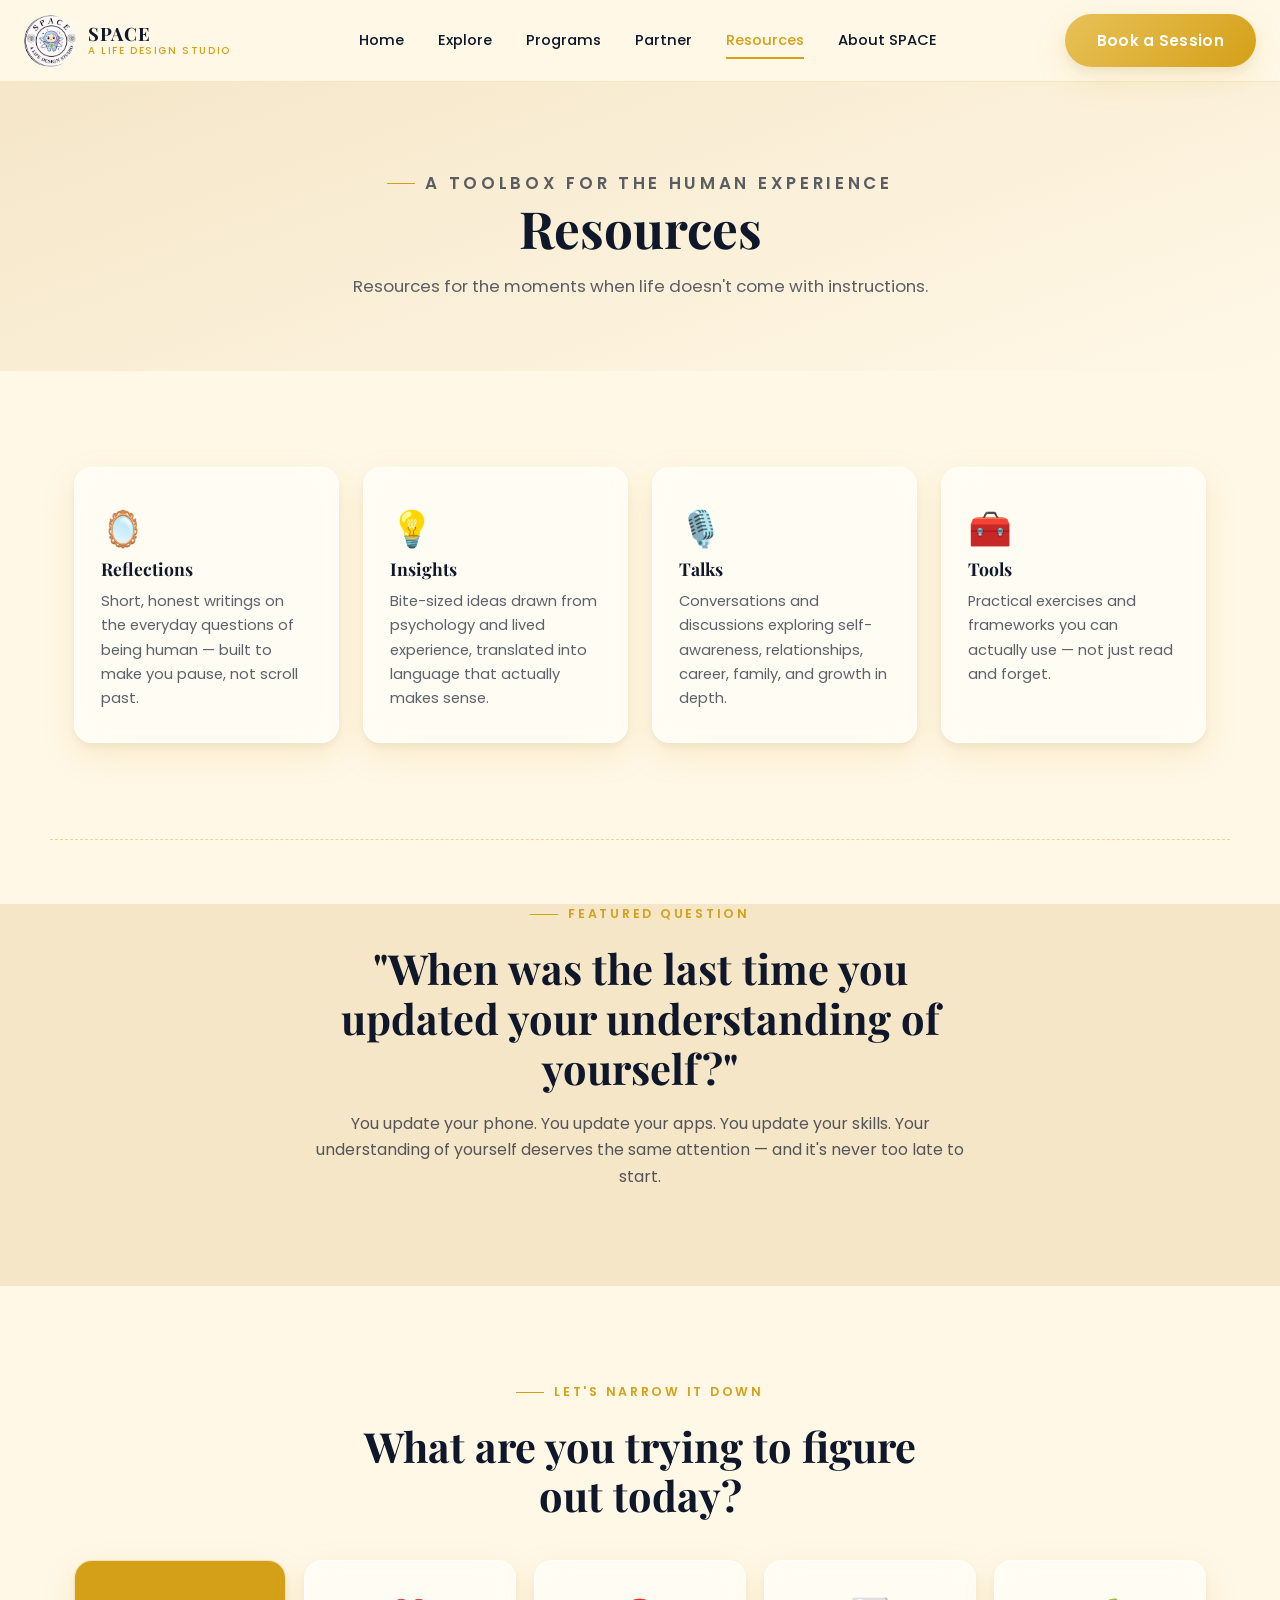
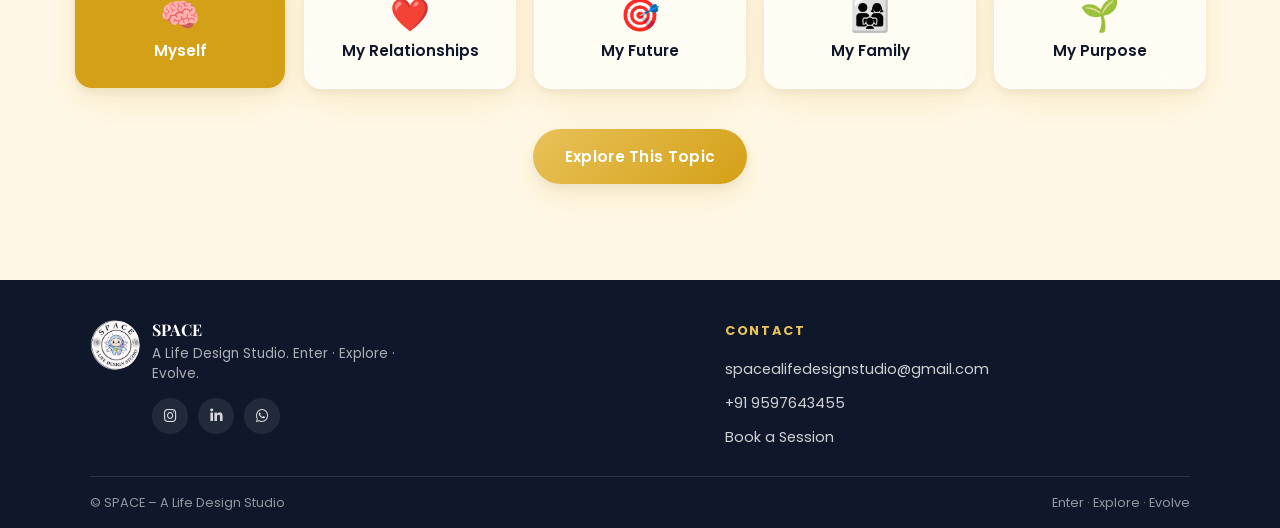
<file: resources.html>
<!DOCTYPE html>
<html lang="en">
<head>
<meta charset="UTF-8">
<meta name="viewport" content="width=device-width, initial-scale=1.0">
<title>Resources | SPACE — A Life Design Studio</title>
<meta name="description" content="Reflections, Insights, Talks, and Tools — a toolbox for the human experience, from SPACE.">
<link rel="preconnect" href="https://fonts.googleapis.com">
<link href="https://fonts.googleapis.com/css2?family=Playfair+Display:wght@500;600;700;800&family=Poppins:wght@400;500;600;700&display=swap" rel="stylesheet">
<link rel="stylesheet" href="https://cdnjs.cloudflare.com/ajax/libs/font-awesome/6.5.2/css/all.min.css">
<link rel="stylesheet" href="css/style.css">
</head>
<body>

<!-- ===== HEADER ===== -->
<header class="site-header">
  <div class="navbar">
    <a href="index.html" class="nav-logo">
      <img src="assets/space-logo.png" alt="SPACE Logo">
      <span class="nav-logo-text">SPACE<span>A Life Design Studio</span></span>
    </a>

    <nav class="nav-links">
      <a href="index.html">Home</a>
      <a href="explore.html">Explore</a>
      <a href="programs.html">Programs</a>
      <a href="partner.html">Partner</a>
      <a href="resources.html" class="active">Resources</a>
      <a href="about.html">About SPACE</a>
    </nav>

    <div class="nav-right">
      <button class="btn btn--gold desktop-only" data-open-modal>Book a Session</button>
      <button class="hamburger" aria-label="Menu"><span></span><span></span><span></span></button>
    </div>
  </div>
</header>

<div class="drawer-overlay"></div>
<nav class="mobile-drawer">
  <a href="index.html">Home</a>
  <a href="explore.html">Explore</a>
  <a href="programs.html">Programs</a>
  <a href="partner.html">Partner</a>
  <a href="resources.html">Resources</a>
  <a href="about.html">About SPACE</a>
  <button class="btn btn--gold btn--block" data-open-modal style="margin-top: 10px;">Book a Session</button>
</nav>

<!-- ===== PAGE HERO ===== -->
<section class="page-hero">
  <p class="eyebrow" style="justify-content:center; display:flex;">A toolbox for the human experience</p>
  <h1>Resources</h1>
  <p>Resources for the moments when life doesn't come with instructions.</p>
</section>

<!-- ===== 4 RESOURCE CARDS ===== -->
<section class="section section--cream">
  <div class="container">
    <div class="resource-grid" style="margin-top:0;">
      <div class="glass-card resource-card">
        <span class="icon">🪞</span>
        <h3>Reflections</h3>
        <p>Short, honest writings on the everyday questions of being human — built to make you pause, not scroll past.</p>
      </div>
      <div class="glass-card resource-card">
        <span class="icon">💡</span>
        <h3>Insights</h3>
        <p>Bite-sized ideas drawn from psychology and lived experience, translated into language that actually makes sense.</p>
      </div>
      <div class="glass-card resource-card">
        <span class="icon">🎙️</span>
        <h3>Talks</h3>
        <p>Conversations and discussions exploring self-awareness, relationships, career, family, and growth in depth.</p>
      </div>
      <div class="glass-card resource-card">
        <span class="icon">🧰</span>
        <h3>Tools</h3>
        <p>Practical exercises and frameworks you can actually use — not just read and forget.</p>
      </div>
    </div>
  </div>
</section>

<hr class="divider-rule" style="margin-top:0;">

<!-- ===== FEATURED QUESTION ===== -->
<section class="section section--beige" style="padding-top:0;">
  <div class="container" style="max-width: 700px; text-align:center;">
    <p class="eyebrow" style="justify-content:center; display:flex;">Featured question</p>
    <h2 class="section-title" style="margin:0 auto 18px;">"When was the last time you updated your understanding of yourself?"</h2>
    <p style="color: rgba(15,23,42,0.7);">You update your phone. You update your apps. You update your skills. Your understanding of yourself deserves the same attention — and it's never too late to start.</p>
  </div>
</section>

<!-- ===== WHAT ARE YOU TRYING TO FIGURE OUT TODAY ===== -->
<section class="section section--cream">
  <div class="container">
    <p class="eyebrow" style="justify-content:center; display:flex;">Let's narrow it down</p>
    <h2 class="section-title" style="margin:0 auto; text-align:center; max-width:560px;">What are you trying to figure out today?</h2>

    <div class="select-grid">
      <div class="glass-card select-card active">
        <span class="icon">🧠</span>
        <h3>Myself</h3>
      </div>
      <div class="glass-card select-card">
        <span class="icon">❤️</span>
        <h3>My Relationships</h3>
      </div>
      <div class="glass-card select-card">
        <span class="icon">🎯</span>
        <h3>My Future</h3>
      </div>
      <div class="glass-card select-card">
        <span class="icon">👨‍👩‍👧</span>
        <h3>My Family</h3>
      </div>
      <div class="glass-card select-card">
        <span class="icon">🌱</span>
        <h3>My Purpose</h3>
      </div>
    </div>

    <div style="text-align:center; margin-top: 40px;">
      <a href="explore.html" class="btn btn--gold">Explore This Topic</a>
    </div>
  </div>
</section>


<!-- FOOTER -->
<footer class="site-footer">
  <div class="footer-inner">
    <div class="footer-brand">
      <img src="assets/space-logo.png" alt="SPACE Logo">
      <div>
        <h4>SPACE</h4>
        <p>A Life Design Studio. Enter · Explore · Evolve.</p>
        <div class="footer-social">
          <a href="https://www.instagram.com/space_a_life_design_studio?igsh=MWx4emd3MTNnZ3F0ag==" target="_blank"><i class="fa-brands fa-instagram"></i></a>
          <a href="https://www.linkedin.com/company/spacefordreams/" target="_blank"><i class="fa-brands fa-linkedin-in"></i></a>
          <a href="https://wa.me/919597643455?text=Hello%20SPACE,%20I%20would%20like%20to%20book%20a%20session." target="_blank"><i class="fa-brands fa-whatsapp"></i></a>
        </div>
      </div>
    </div>
    <div class="footer-col">
      <h5>Contact</h5>
      <ul>
        <li><a href="mailto:spacealifedesignstudio@gmail.com">spacealifedesignstudio@gmail.com</a></li>
        <li><a href="tel:+919597643455">+91 9597643455</a></li>
        <li><a href="#" data-open-modal>Book a Session</a></li>
      </ul>
    </div>
  </div>
  <div class="footer-bottom">
    <span>© SPACE – A Life Design Studio</span>
    <span>Enter · Explore · Evolve</span>
  </div>
</footer>

<button class="back-to-top" aria-label="Back to top">&#8593;</button>
<a href="#" class="float-book-btn" data-open-modal aria-label="Book a Session" title="Book a Session">📅</a>

<!-- ===== BOOKING MODAL ===== -->
<div class="modal-overlay">
  <div class="modal-box">
    <button class="modal-close" aria-label="Close">&times;</button>
    <h3>Book a Session</h3>
    <p class="modal-sub">Take the first step. We'll take it from there.</p>

    <div class="form-fields">
      <form id="booking-form" novalidate>
        <div class="form-group">
          <label for="book-name">Name</label>
          <input type="text" id="book-name" placeholder="Your full name">
          <span class="form-error">Please enter your name.</span>
        </div>
        <div class="form-group">
          <label for="book-email">Email</label>
          <input type="email" id="book-email" placeholder="you@example.com">
          <span class="form-error">Please enter a valid email.</span>
        </div>
        <div class="form-group">
          <label for="book-phone">Phone</label>
          <input type="tel" id="book-phone" placeholder="+91 9597643455">
          <span class="form-error">Please enter a valid phone number.</span>
        </div>
        <div class="form-group">
          <label for="book-session">Session Type</label>
          <select id="book-session">
            <option value="">Select a session type</option>
            <option value="one-to-one">One-to-One Experience</option>
            <option value="group">Group Experience</option>
            <option value="workshop">Workshop</option>
            <option value="assessment">Assessment</option>
            <option value="community">Community Experience</option>
          </select>
          <span class="form-error">Please select a session type.</span>
        </div>
        <div class="form-group">
          <label for="book-message">Message</label>
          <textarea id="book-message" placeholder="Tell us a little about what's on your mind..."></textarea>
          <span class="form-error">Please share a short message.</span>
        </div>

        <div class="modal-actions">
          <button type="button" id="ask-me-btn" class="btn btn--outline">Ask Me</button>
          <button type="button" id="call-me-btn" class="btn btn--outline">Call Me</button>
        </div>
        <button type="submit" class="btn btn--gold btn--block" style="margin-top: 14px;">Send Request</button>
      </form>
    </div>

    <div class="form-success" style="display:none;">
      <span class="icon">🌱</span>
      <h3>Thank you.</h3>
      <p style="color: rgba(15,23,42,0.65);">Your message has been received. Someone from SPACE will reach out to you shortly.</p>
    </div>
  </div>
</div>

<script src="js/main.js"></script>
</body>
</html>
</file>
<file: css/style.css>
/* ============================================
   SPACE — A Life Design Studio
   Stylesheet — Warm Edition (no dark backgrounds)
   ============================================ */

:root {
  --gold: #D4A017;
  --gold-light: #E8C158;
  --gold-soft: rgba(212, 160, 23, 0.14);
  --cream: #FFF8E7;
  --beige: #F5E6C8;
  --navy: #0F172A;
  --navy-soft: rgba(15, 23, 42, 0.7);
  --white: #FFFFFF;

  --font-display: 'Playfair Display', Georgia, serif;
  --font-body: 'Poppins', 'Segoe UI', sans-serif;

  --radius-lg: 28px;
  --radius-md: 18px;
  --radius-sm: 10px;

  --shadow-soft: 0 12px 32px rgba(212, 160, 23, 0.15), 0 4px 10px rgba(15, 23, 42, 0.06);
  --shadow-lift: 0 22px 48px rgba(212, 160, 23, 0.22), 0 8px 16px rgba(15, 23, 42, 0.08);

  --transition: 0.35s cubic-bezier(0.4, 0, 0.2, 1);
}

* { margin: 0; padding: 0; box-sizing: border-box; }

html { scroll-behavior: smooth; }

body {
  font-family: var(--font-body);
  background: var(--cream);
  color: var(--navy);
  line-height: 1.65;
  overflow-x: hidden;
  -webkit-font-smoothing: antialiased;
}

.hero-logo {
    display: block;
    margin: 0 auto;
    width: 180px;
    height: auto;
}
@media (max-width:768px){
    .hero-logo{
        width:140px;
    }
}
img { max-width: 100%; display: block; }

a { text-decoration: none; color: inherit; }

ul { list-style: none; }

button { font-family: inherit; cursor: pointer; border: none; background: none; }

h1, h2, h3, h4 {
  font-family: var(--font-display);
  color: var(--navy);
  line-height: 1.2;
  font-weight: 700;
}

.container {
  max-width: 1180px;
  margin: 0 auto;
  padding: 0 24px;
}

.section { padding: 96px 0; position: relative; }
.section--beige { background: var(--beige); }
.section--cream { background: var(--cream); }

.section-divider {
  width: 100%;
  height: 80px;
  position: relative;
  overflow: hidden;
}

.eyebrow {
  display: inline-flex;
  align-items: center;
  gap: 10px;
  font-family: var(--font-body);
  font-size: 0.78rem;
  letter-spacing: 0.22em;
  font-weight: 600;
  color: var(--gold);
  text-transform: uppercase;
  margin-bottom: 18px;
}

.eyebrow::before {
  content: '';
  width: 28px;
  height: 1px;
  background: var(--gold);
}

.section-title {
  font-size: clamp(1.8rem, 3.6vw, 2.6rem);
  margin-bottom: 18px;
  max-width: 760px;
}

.section-sub {
  font-size: 1.05rem;
  color: rgba(15, 23, 42, 0.72);
  max-width: 640px;
  margin-bottom: 12px;
}

.divider-rule {
  width: 100%;
  max-width: 1180px;
  margin: 64px auto;
  border: none;
  border-top: 1.5px dashed rgba(212, 160, 23, 0.4);
}

/* ===== Buttons ===== */
.btn {
  display: inline-flex;
  align-items: center;
  justify-content: center;
  gap: 8px;
  padding: 15px 32px;
  border-radius: 50px;
  font-weight: 600;
  font-size: 0.95rem;
  letter-spacing: 0.02em;
  transition: var(--transition);
  cursor: pointer;
  white-space: nowrap;
}

.btn--gold {
  background: linear-gradient(135deg, var(--gold-light), var(--gold));
  color: var(--white);
  box-shadow: var(--shadow-soft);
}

.btn--gold:hover {
  transform: translateY(-3px);
  box-shadow: var(--shadow-lift);
}

.btn--outline {
  background: transparent;
  color: var(--navy);
  border: 1.5px solid rgba(15, 23, 42, 0.25);
}

.btn--outline:hover {
  border-color: var(--gold);
  color: var(--gold);
  background: var(--gold-soft);
}

.btn--ghost-light {
  background: rgba(255, 255, 255, 0.18);
  color: var(--white);
  border: 1.5px solid rgba(255, 255, 255, 0.55);
  backdrop-filter: blur(6px);
}

.btn--ghost-light:hover {
  background: rgba(255, 255, 255, 0.32);
  transform: translateY(-3px);
}

.btn--sm { padding: 11px 24px; font-size: 0.85rem; }
.btn--block { width: 100%; }

/* ===== Header / Navbar ===== */
.site-header {
  position: sticky;
  top: 0;
  z-index: 1000;
  background: rgba(255, 248, 231, 0.88);
  backdrop-filter: blur(14px) saturate(160%);
  border-bottom: 1px solid rgba(212, 160, 23, 0.18);
  transition: var(--transition);
}

.navbar {
  display: flex;
  align-items: center;
  justify-content: space-between;
  padding: 14px 24px;
  max-width: 1280px;
  margin: 0 auto;
}

.nav-logo {
  display: flex;
  align-items: center;
  gap: 12px;
}

.nav-logo img {
  width: 52px;
  height: 52px;
  border-radius: 50%;
  object-fit: cover;
}

.nav-logo-text {
  font-family: var(--font-display);
  font-weight: 700;
  font-size: 1.15rem;
  color: var(--navy);
  letter-spacing: 0.04em;
  line-height: 1.1;
}

.nav-logo-text span {
  display: block;
  font-family: var(--font-body);
  font-size: 0.62rem;
  letter-spacing: 0.16em;
  font-weight: 500;
  color: var(--gold);
  text-transform: uppercase;
  margin-top: 2px;
}

.nav-links {
  display: flex;
  gap: 34px;
  align-items: center;
}

.nav-links a {
  font-size: 0.92rem;
  font-weight: 500;
  color: var(--navy);
  position: relative;
  padding: 6px 0;
  transition: color var(--transition);
}

.nav-links a::after {
  content: '';
  position: absolute;
  left: 0;
  bottom: 0;
  width: 0;
  height: 2px;
  background: var(--gold);
  transition: width var(--transition);
}

.nav-links a:hover,
.nav-links a.active {
  color: var(--gold);
}

.nav-links a:hover::after,
.nav-links a.active::after {
  width: 100%;
}

.nav-right { display: flex; align-items: center; gap: 16px; }

.hamburger {
  display: none;
  flex-direction: column;
  gap: 5px;
  z-index: 1100;
}

.hamburger span {
  width: 26px;
  height: 2.5px;
  background: var(--navy);
  border-radius: 2px;
  transition: var(--transition);
}

.hamburger.open span:nth-child(1) { transform: translateY(7.5px) rotate(45deg); }
.hamburger.open span:nth-child(2) { opacity: 0; }
.hamburger.open span:nth-child(3) { transform: translateY(-7.5px) rotate(-45deg); }

/* ===== Mobile nav drawer ===== */
.mobile-drawer {
  position: fixed;
  top: 0;
  right: -100%;
  width: min(78vw, 340px);
  height: 100vh;
  background: var(--cream);
  box-shadow: -10px 0 40px rgba(15, 23, 42, 0.18);
  z-index: 1050;
  transition: right 0.4s cubic-bezier(0.4, 0, 0.2, 1);
  padding: 100px 32px 32px;
  display: flex;
  flex-direction: column;
  gap: 26px;
}

.mobile-drawer.open { right: 0; }

.mobile-drawer a {
  font-family: var(--font-display);
  font-size: 1.3rem;
  font-weight: 600;
  color: var(--navy);
}

.mobile-drawer a:hover { color: var(--gold); }

.drawer-overlay {
  position: fixed;
  inset: 0;
  background: rgba(15, 23, 42, 0.32);
  z-index: 1040;
  opacity: 0;
  visibility: hidden;
  transition: var(--transition);
}

.drawer-overlay.open { opacity: 1; visibility: visible; }

/* ===== Hero ===== */
.hero {
  position: relative;
  padding: 110px 24px 130px;
  text-align: center;
  overflow: hidden;
  background: radial-gradient(circle at 50% 0%, #FFFDF6 0%, var(--cream) 45%, var(--beige) 100%);
}

.hero::before,
.hero::after {
  content: '';
  position: absolute;
  border-radius: 50%;
  border: 1.5px solid rgba(212, 160, 23, 0.28);
}

.hero::before {
  width: 560px;
  height: 560px;
  top: -180px;
  left: 50%;
  transform: translateX(-50%);
}

.hero::after {
  width: 760px;
  height: 760px;
  top: -280px;
  left: 50%;
  transform: translateX(-50%) rotate(18deg);
  border-color: rgba(212, 160, 23, 0.14);
}

.hero-content { position: relative; z-index: 2; max-width: 760px; margin: 0 auto; }

.hero-logo {
  width: 96px;
  height: 96px;
  border-radius: 50%;
  margin: 0 auto 28px;
  box-shadow: var(--shadow-soft);
}

.hero-eyebrow {
  font-size: 0.85rem;
  letter-spacing: 0.3em;
  font-weight: 600;
  color: var(--gold);
  text-transform: uppercase;
  margin-bottom: 18px;
}

.hero h1 {
  font-size: clamp(2.6rem, 7vw, 4.6rem);
  letter-spacing: 0.02em;
}

.hero h1 small {
  display: block;
  font-size: clamp(1rem, 2.4vw, 1.4rem);
  font-family: var(--font-body);
  font-weight: 500;
  letter-spacing: 0.18em;
  color: rgba(15, 23, 42, 0.65);
  margin-top: 14px;
  text-transform: uppercase;
}

.hero-tagline {
  margin: 26px 0 38px;
  font-size: 1.1rem;
  color: rgba(15, 23, 42, 0.7);
  font-style: italic;
  font-family: var(--font-display);
}

.hero-ctas {
  display: flex;
  gap: 16px;
  justify-content: center;
  flex-wrap: wrap;
}

/* ===== Page header (non-home pages) ===== */
.page-hero {
  padding: 88px 24px 70px;
  text-align: center;
  background: linear-gradient(160deg, var(--beige) 0%, var(--cream) 100%);
  position: relative;
}

.page-hero h1 { font-size: clamp(2.2rem, 5vw, 3.2rem); margin-bottom: 14px; }

.page-hero p {
  max-width: 600px;
  margin: 0 auto;
  color: rgba(15, 23, 42, 0.68);
  font-size: 1.05rem;
}

/* ===== Carousel ===== */
.carousel {
  position: relative;
  max-width: 980px;
  margin: 0 auto;
  border-radius: var(--radius-lg);
  overflow: hidden;
  box-shadow: var(--shadow-lift);
}

.carousel-track {
  display: flex;
  transition: transform 0.5s cubic-bezier(0.4, 0, 0.2, 1);
}

.carousel-slide {
  min-width: 100%;
  position: relative;
  aspect-ratio: 16/7.5;
}



.carousel-caption {
  position: absolute;
  bottom: 0; left: 0; right: 0;
  padding: 32px;
  background: linear-gradient(to top, rgba(15,23,42,0.65), transparent);
  color: var(--white);
  font-family: var(--font-display);
  font-size: 1.2rem;
}

.carousel-btn {
  position: absolute;
  top: 50%;
  transform: translateY(-50%);
  width: 46px; height: 46px;
  border-radius: 50%;
  background: rgba(255, 255, 255, 0.85);
  display: flex; align-items: center; justify-content: center;
  box-shadow: var(--shadow-soft);
  font-size: 1.2rem;
  color: var(--navy);
  z-index: 5;
  transition: var(--transition);
}

.carousel-btn:hover { background: var(--gold); color: var(--white); }
.carousel-btn.prev { left: 16px; }
.carousel-btn.next { right: 16px; }

.carousel-dots {
  display: flex;
  gap: 8px;
  justify-content: center;
  margin-top: 18px;
}

.carousel-dots button {
  width: 9px; height: 9px;
  border-radius: 50%;
  background: rgba(212, 160, 23, 0.3);
  transition: var(--transition);
}

.carousel-dots button.active { background: var(--gold); width: 26px; border-radius: 5px; }

/* ===== Glass cards ===== */
.glass-card {
  background: rgba(255, 255, 255, 0.6);
  backdrop-filter: blur(16px) saturate(140%);
  border: 1px solid rgba(255, 255, 255, 0.7);
  border-radius: var(--radius-md);
  box-shadow: var(--shadow-soft);
  transition: var(--transition);
}

.glass-card:hover {
  transform: translateY(-8px);
  box-shadow: var(--shadow-lift);
}

/* ===== "What brought you here" cards ===== */
.intent-grid {
  display: grid;
  grid-template-columns: repeat(auto-fit, minmax(220px, 1fr));
  gap: 24px;
  margin-top: 48px;
}

.intent-card {
  padding: 36px 26px;
  text-align: center;
  position: relative;
  cursor: pointer;
}

.intent-card .icon {
  font-size: 2.6rem;
  margin-bottom: 18px;
  display: block;
}

.intent-card h3 {
  font-size: 1.05rem;
  font-family: var(--font-body);
  font-weight: 600;
  margin-bottom: 14px;
}

.intent-hover {
  font-family: var(--font-display);
  font-style: italic;
  font-size: 0.92rem;
  color: var(--gold);
  opacity: 0;
  max-height: 0;
  overflow: hidden;
  transition: var(--transition);
}

.intent-card:hover .intent-hover {
  opacity: 1;
  max-height: 100px;
  margin-top: 10px;
}

/* ===== Framework circular infographic ===== */
.framework-wrap {
  display: flex;
  flex-wrap: wrap;
  gap: 22px;
  justify-content: center;
  margin-top: 56px;
}

.framework-node {
  width: 200px;
  text-align: center;
  padding: 30px 20px;
  position: relative;
}

.framework-letter {
  width: 64px;
  height: 64px;
  border-radius: 50%;
  background: linear-gradient(135deg, var(--gold-light), var(--gold));
  color: var(--white);
  font-family: var(--font-display);
  font-size: 1.6rem;
  font-weight: 700;
  display: flex;
  align-items: center;
  justify-content: center;
  margin: 0 auto 18px;
  box-shadow: var(--shadow-soft);
}

.framework-node h4 { font-size: 1rem; margin-bottom: 8px; letter-spacing: 0.04em; }

.framework-node p {
  font-size: 0.88rem;
  font-style: italic;
  font-family: var(--font-display);
  color: rgba(15, 23, 42, 0.62);
}

/* ===== Programs / offering grid ===== */
.offer-grid {
  display: grid;
  grid-template-columns: repeat(auto-fit, minmax(230px, 1fr));
  gap: 22px;
  margin-top: 48px;
}

.offer-card {
  padding: 30px 24px;
  text-align: center;
}

.offer-card .icon { font-size: 2.2rem; margin-bottom: 14px; }
.offer-card h3 { font-size: 1.05rem; margin-bottom: 0; }

/* ===== Who is SPACE for — list ===== */
.audience-list {
  margin-top: 40px;
  display: grid;
  grid-template-columns: repeat(auto-fit, minmax(260px, 1fr));
  gap: 18px;
}

.audience-item {
  display: flex;
  align-items: center;
  gap: 14px;
  padding: 20px 22px;
  background: var(--white);
  border-radius: var(--radius-sm);
  box-shadow: var(--shadow-soft);
  font-weight: 500;
}

.audience-item .dot {
  width: 10px; height: 10px;
  border-radius: 50%;
  background: var(--gold);
  flex-shrink: 0;
}

.audience-final {
  margin-top: 30px;
  font-family: var(--font-display);
  font-size: 1.3rem;
  font-style: italic;
  text-align: center;
  color: var(--gold);
}

/* ===== Values pills ===== */
.values-pills {
  display: flex;
  flex-wrap: wrap;
  gap: 14px;
  justify-content: center;
  margin-top: 40px;
}

.values-pills span {
  padding: 12px 28px;
  border-radius: 50px;
  background: var(--white);
  font-weight: 600;
  font-size: 0.92rem;
  box-shadow: var(--shadow-soft);
  border: 1px solid rgba(212, 160, 23, 0.2);
}

/* ===== Final question / CTA banner ===== */
.cta-banner {
  background: linear-gradient(135deg, var(--navy) 0%, #1a2744 100%);
  color: var(--white);
  text-align: center;
  padding: 90px 24px;
  border-radius: var(--radius-lg);
  margin: 0 24px;
  position: relative;
  overflow: hidden;
}

.cta-banner::before {
  content: '';
  position: absolute;
  width: 500px; height: 500px;
  border: 1px solid rgba(212, 160, 23, 0.25);
  border-radius: 50%;
  top: -250px; right: -100px;
}

.cta-banner h2 { color: var(--white); font-size: clamp(1.5rem, 3.4vw, 2.2rem); margin-bottom: 14px; position: relative; z-index: 2; }
.cta-banner p { color: rgba(255,255,255,0.75); max-width: 540px; margin: 0 auto 28px; position: relative; z-index: 2; }

.welcome-banner {
  text-align: center;
  padding: 80px 24px;
}

.welcome-banner h2 { font-size: clamp(1.8rem, 4vw, 2.6rem); }

.welcome-steps {
  display: flex;
  gap: 14px;
  justify-content: center;
  margin: 28px 0;
  flex-wrap: wrap;
  font-family: var(--font-display);
  font-size: 1.3rem;
  color: var(--gold);
}

.welcome-banner .closing {
  max-width: 520px;
  margin: 0 auto;
  font-style: italic;
  color: rgba(15, 23, 42, 0.65);
}

/* ===== Footer ===== */
.site-footer {
  background: var(--navy);
  color: rgba(255, 255, 255, 0.82);
  padding: 64px 24px 28px;
}

.footer-inner {
  max-width: 1180px;
  margin: 0 auto;
  display: grid;
  grid-template-columns: 1.4fr 1fr 1fr;
  gap: 40px;
}

.footer-brand { display: flex; gap: 14px; align-items: flex-start; }

.footer-brand img {
  width: 56px; height: 56px;
  border-radius: 50%;
}

.footer-brand h4 { color: var(--white); font-size: 1.1rem; margin-bottom: 6px; }
.footer-brand p { font-size: 0.85rem; color: rgba(255,255,255,0.55); max-width: 260px; }

.footer-col h5 {
  font-family: var(--font-body);
  font-size: 0.78rem;
  letter-spacing: 0.16em;
  text-transform: uppercase;
  color: var(--gold-light);
  margin-bottom: 18px;
}

.footer-col ul { display: flex; flex-direction: column; gap: 11px; }
.footer-col a { font-size: 0.92rem; color: rgba(255,255,255,0.78); transition: var(--transition); }
.footer-col a:hover { color: var(--gold-light); padding-left: 4px; }

.footer-social { display: flex; gap: 12px; margin-top: 16px; }

.footer-social a {
  width: 38px; height: 38px;
  border-radius: 50%;
  background: rgba(255,255,255,0.08);
  display: flex; align-items: center; justify-content: center;
  font-size: 0.95rem;
  transition: var(--transition);
}

.footer-social a:hover { background: var(--gold); color: var(--navy); }

.footer-bottom {
  max-width: 1180px;
  margin: 48px auto 0;
  padding-top: 24px;
  border-top: 1px solid rgba(255,255,255,0.12);
  display: flex;
  justify-content: space-between;
  flex-wrap: wrap;
  gap: 10px;
  font-size: 0.82rem;
  color: rgba(255,255,255,0.5);
}
/* footer size */
/* ===== Footer ===== */
.site-footer {
  background: var(--navy);
  color: rgba(255, 255, 255, 0.82);
  padding: 40px 20px 15px;
}

.footer-inner {
  max-width: 1100px;
  margin: 0 auto;
  display: grid;
  grid-template-columns: 1.3fr 1fr;
  gap: 30px;
  align-items: start;
}

.footer-brand {
  display: flex;
  gap: 12px;
  align-items: flex-start;
}

.footer-brand img {
  width: 50px;
  height: 50px;
  border-radius: 50%;
}

.footer-brand h4 {
  color: var(--white);
  font-size: 1rem;
  margin-bottom: 4px;
}

.footer-brand p {
  font-size: 0.85rem;
  color: rgba(255,255,255,0.65);
  max-width: 250px;
  line-height: 1.5;
}

.footer-col h5 {
  font-family: var(--font-body);
  font-size: 0.8rem;
  letter-spacing: 0.14em;
  text-transform: uppercase;
  color: var(--gold-light);
  margin-bottom: 14px;
}

.footer-col ul {
  display: flex;
  flex-direction: column;
  gap: 8px;
}

.footer-col a {
  font-size: 0.9rem;
  color: rgba(255,255,255,0.8);
  transition: var(--transition);
}

.footer-col a:hover {
  color: var(--gold-light);
}

.footer-social {
  display: flex;
  gap: 10px;
  margin-top: 14px;
}

.footer-social a {
  width: 36px;
  height: 36px;
  border-radius: 50%;
  background: rgba(255,255,255,0.08);
  display: flex;
  align-items: center;
  justify-content: center;
  font-size: 0.9rem;
  transition: var(--transition);
}

.footer-social a:hover {
  background: var(--gold);
  color: var(--navy);
  transform: translateY(-3px);
}

.footer-bottom {
  max-width: 1100px;
  margin: 25px auto 0;
  padding-top: 15px;
  border-top: 1px solid rgba(255,255,255,0.12);
  display: flex;
  justify-content: space-between;
  align-items: center;
  flex-wrap: wrap;
  gap: 10px;
  font-size: 0.8rem;
  color: rgba(255,255,255,0.55);
}

/* ===== Mobile ===== */
@media (max-width: 768px) {

  .site-footer {
    padding: 30px 15px 12px;
  }

  .footer-inner {
    grid-template-columns: 1fr;
    gap: 25px;
    text-align: center;
  }

  .footer-brand {
    flex-direction: column;
    align-items: center;
    text-align: center;
  }

  .footer-brand img {
    width: 45px;
    height: 45px;
  }

  .footer-brand p {
    max-width: 100%;
  }

  .footer-social {
    justify-content: center;
  }

  .footer-bottom {
    flex-direction: column;
    text-align: center;
    gap: 6px;
    margin-top: 20px;
  }
}

/* ===== Back to top ===== */
.back-to-top {
  position: fixed;
  bottom: 28px;
  right: 28px;
  width: 50px; height: 50px;
  border-radius: 50%;
  background: linear-gradient(135deg, var(--gold-light), var(--gold));
  color: var(--white);
  display: flex; align-items: center; justify-content: center;
  font-size: 1.2rem;
  box-shadow: var(--shadow-lift);
  z-index: 900;
  opacity: 0;
  visibility: hidden;
  transform: translateY(10px);
  transition: var(--transition);
}

.back-to-top.show { opacity: 1; visibility: visible; transform: translateY(0); }
.back-to-top:hover { transform: translateY(-4px); }

/* ===== Floating book button (mobile) ===== */
.float-book-btn {
  display: none;
  position: fixed;
  bottom: 24px;
  left: 24px;
  z-index: 900;
  width: 50px;
  height: 50px;
  border-radius: 50%;
  background: linear-gradient(135deg, var(--gold-light), var(--gold));
  color: var(--white);
  font-weight: 600;
  font-size: 1.25rem;
  align-items: center;
  justify-content: center;
  box-shadow: var(--shadow-lift);
  transition: var(--transition);
}

.float-book-btn:active { transform: scale(0.94); }

/* ===== Booking modal ===== */
.modal-overlay {
  position: fixed;
  inset: 0;
  background: rgba(15, 23, 42, 0.5);
  backdrop-filter: blur(4px);
  z-index: 2000;
  display: flex;
  align-items: center;
  justify-content: center;
  opacity: 0;
  visibility: hidden;
  transition: var(--transition);
  padding: 20px;
}

.modal-overlay.open { opacity: 1; visibility: visible; }

.modal-box {
  background: var(--cream);
  border-radius: var(--radius-lg);
  max-width: 480px;
  width: 100%;
  max-height: 90vh;
  overflow-y: auto;
  padding: 40px 36px;
  position: relative;
  box-shadow: var(--shadow-lift);
  transform: scale(0.92) translateY(20px);
  transition: var(--transition);
}

.modal-overlay.open .modal-box { transform: scale(1) translateY(0); }

.modal-close {
  position: absolute;
  top: 18px; right: 18px;
  width: 36px; height: 36px;
  border-radius: 50%;
  background: var(--beige);
  display: flex; align-items: center; justify-content: center;
  font-size: 1.1rem;
  transition: var(--transition);
}

.modal-close:hover { background: var(--gold); color: var(--white); }

.modal-box h3 { font-size: 1.5rem; margin-bottom: 6px; }
.modal-box .modal-sub { color: rgba(15,23,42,0.6); font-size: 0.9rem; margin-bottom: 26px; }

.form-group { margin-bottom: 18px; }

.form-group label {
  display: block;
  font-size: 0.85rem;
  font-weight: 600;
  margin-bottom: 7px;
}

.form-group input,
.form-group select,
.form-group textarea {
  width: 100%;
  padding: 13px 16px;
  border-radius: var(--radius-sm);
  border: 1.5px solid rgba(15, 23, 42, 0.14);
  background: var(--white);
  font-family: inherit;
  font-size: 0.92rem;
  color: var(--navy);
  transition: var(--transition);
}

.form-group input:focus,
.form-group select:focus,
.form-group textarea:focus {
  outline: none;
  border-color: var(--gold);
  box-shadow: 0 0 0 3px rgba(212, 160, 23, 0.15);
}

.form-group textarea { resize: vertical; min-height: 90px; }

.form-error {
  color: #B3431E;
  font-size: 0.78rem;
  margin-top: 5px;
  display: none;
}

.form-group.invalid input,
.form-group.invalid textarea,
.form-group.invalid select { border-color: #B3431E; }

.form-group.invalid .form-error { display: block; }

.modal-actions { display: flex; gap: 12px; margin-top: 24px; }
.modal-actions .btn { flex: 1; }

.form-success {
  text-align: center;
  padding: 20px 0;
}

.form-success .icon {
  font-size: 3rem;
  margin-bottom: 16px;
}

/* ===== FAQ Accordion ===== */
.faq-list { max-width: 760px; margin: 48px auto 0; display: flex; flex-direction: column; gap: 14px; }

.faq-item {
  background: var(--white);
  border-radius: var(--radius-sm);
  box-shadow: var(--shadow-soft);
  overflow: hidden;
}

.faq-question {
  width: 100%;
  display: flex;
  align-items: center;
  justify-content: space-between;
  padding: 22px 26px;
  font-weight: 600;
  font-size: 1rem;
  text-align: left;
}

.faq-question .plus {
  font-size: 1.4rem;
  color: var(--gold);
  transition: var(--transition);
  flex-shrink: 0;
  margin-left: 16px;
}

.faq-item.open .faq-question .plus { transform: rotate(45deg); }

.faq-answer {
  max-height: 0;
  overflow: hidden;
  transition: max-height 0.35s ease;
}

.faq-answer-inner {
  padding: 0 26px 22px;
  color: rgba(15, 23, 42, 0.68);
  font-size: 0.92rem;
}

/* ===== Testimonial slider ===== */
.testimonial-slider {
  overflow: hidden;
  max-width: 720px;
  margin: 48px auto 0;
  text-align: center;
  position: relative;
}

.testimonial-track {
  display: flex;
  transition: transform 0.5s cubic-bezier(0.4, 0, 0.2, 1);
}

.testimonial-slide {
  min-width: 100%;
  padding: 0 20px;
  flex:0 0 100%;
  box-sizing:border-box;
}

.testimonial-slide p {
  font-family: var(--font-display);
  font-style: italic;
  font-size: 1.25rem;
  color: var(--navy);
  margin-bottom: 18px;
}

.testimonial-slide .name {
  font-weight: 600;
  font-size: 0.9rem;
  color: var(--gold);
  font-style: normal;
}

/* ===== Explore page topic cards ===== */
.topic-section {
  padding: 70px 0;
  border-bottom: 1px solid rgba(212, 160, 23, 0.18);
}

.topic-header {
  display: flex;
  align-items: center;
  gap: 18px;
  margin-bottom: 28px;
}

.topic-header .icon {
  font-size: 2.4rem;
  width: 70px; height: 70px;
  border-radius: 50%;
  background: var(--beige);
  display: flex; align-items: center; justify-content: center;
  flex-shrink: 0;
}

.topic-body {
  background: var(--white);
  border-radius: var(--radius-md);
  padding: 36px;
  box-shadow: var(--shadow-soft);
}

.topic-body p { margin-bottom: 16px; color: rgba(15,23,42,0.78); }
.topic-body p:last-of-type { margin-bottom: 0; }
.topic-body ul { margin: 16px 0; padding-left: 4px; }
.topic-body li {
  padding-left: 22px;
  position: relative;
  margin-bottom: 10px;
  color: rgba(15,23,42,0.78);
}
.topic-body li::before {
  content: '✦';
  position: absolute;
  left: 0;
  color: var(--gold);
  font-size: 0.75rem;
  top: 4px;
}

.topic-cta { margin-top: 24px; }

/* ===== Timeline (Partner page) ===== */
.timeline {
  max-width: 760px;
  margin: 56px auto 0;
  position: relative;
}

.timeline::before {
  content: '';
  position: absolute;
  left: 27px;
  top: 6px;
  bottom: 6px;
  width: 2px;
  background: repeating-linear-gradient(to bottom, var(--gold) 0, var(--gold) 6px, transparent 6px, transparent 12px);
}

.timeline-item {
  display: flex;
  gap: 24px;
  margin-bottom: 36px;
  position: relative;
}

.timeline-num {
  width: 56px; height: 56px;
  border-radius: 50%;
  background: linear-gradient(135deg, var(--gold-light), var(--gold));
  color: var(--white);
  font-family: var(--font-display);
  font-weight: 700;
  display: flex; align-items: center; justify-content: center;
  flex-shrink: 0;
  box-shadow: var(--shadow-soft);
  z-index: 2;
}

.timeline-content h4 { font-size: 1.1rem; margin-bottom: 6px; padding-top: 10px; }
.timeline-content p { color: rgba(15,23,42,0.68); font-size: 0.92rem; }

/* ===== Partner sector cards ===== */
.sector-grid {
  display: grid;
  grid-template-columns: repeat(auto-fit, minmax(260px, 1fr));
  gap: 24px;
  margin-top: 48px;
}

.sector-card {
  padding: 34px 28px;
}

.sector-card .icon { font-size: 2.2rem; margin-bottom: 14px; }
.sector-card h3 { font-size: 1.1rem; margin-bottom: 10px; }
.sector-card p { color: rgba(15,23,42,0.68); font-size: 0.92rem; margin-bottom: 18px; }

/* ===== Resource cards ===== */
.resource-grid {
  display: grid;
  grid-template-columns: repeat(auto-fit, minmax(240px, 1fr));
  gap: 24px;
  margin-top: 48px;
}

.resource-card { padding: 32px 26px; }
.resource-card .icon { font-size: 2.2rem; margin-bottom: 14px; }
.resource-card h3 { font-size: 1.1rem; margin-bottom: 10px; }
.resource-card p { color: rgba(15,23,42,0.68); font-size: 0.92rem; }

/* ===== About page sections ===== */
.about-block { margin-bottom: 60px; }
.about-block:last-child { margin-bottom: 0; }
.about-block h2 { font-size: clamp(1.5rem, 3vw, 2rem); margin-bottom: 18px; }
.about-block p { color: rgba(15,23,42,0.75); margin-bottom: 14px; max-width: 760px; }
.about-block ul { margin: 16px 0; }
.about-block li {
  padding-left: 24px;
  position: relative;
  margin-bottom: 10px;
  color: rgba(15,23,42,0.75);
  max-width: 740px;
}
.about-block li::before {
  content: '✦';
  position: absolute;
  left: 0;
  color: var(--gold);
  font-size: 0.75rem;
  top: 5px;
}

.team-grid {
  display: grid;
  grid-template-columns: repeat(auto-fit, minmax(200px, 1fr));
  gap: 26px;
  margin-top: 36px;
}

.team-card {
  text-align: center;
  padding: 30px 20px;
}

.team-avatar {
  width: 88px; height: 88px;
  border-radius: 50%;
  background: linear-gradient(135deg, var(--gold-light), var(--beige));
  margin: 0 auto 16px;
  display: flex; align-items: center; justify-content: center;
  font-family: var(--font-display);
  font-size: 1.6rem;
  color: var(--navy);
}

.team-card h4 { font-size: 1rem; margin-bottom: 4px; }
.team-card p { font-size: 0.82rem; color: var(--gold); font-weight: 500; }

/* ===== Selection cards (resources/explore) ===== */
.select-grid {
  display: grid;
  grid-template-columns: repeat(auto-fit, minmax(200px, 1fr));
  gap: 18px;
  margin-top: 40px;
}

.select-card {
  text-align: center;
  padding: 28px 18px;
  cursor: pointer;
}

.select-card.active {
  background: var(--gold);
  color: var(--white);
}

.select-card.active h3 { color: var(--white); }

.select-card .icon { font-size: 2rem; margin-bottom: 10px; }
.select-card h3 { font-size: 0.95rem; font-family: var(--font-body); font-weight: 600; }

/* ===== Responsive ===== */
@media (max-width: 900px) {
  .nav-links { display: none; }
  .nav-right .btn--gold.desktop-only { display: none; }
  .hamburger { display: flex; }
  .footer-inner { grid-template-columns: 1fr; gap: 32px; }
  .float-book-btn { display: inline-flex; }
}

@media (max-width: 640px) {
  .section { padding: 64px 0; }
  .hero { padding: 80px 20px 90px; }
  .cta-banner { margin: 0 16px; padding: 60px 20px; }
  .topic-body { padding: 24px; }
  .topic-header { flex-wrap: wrap; }
  .modal-box { padding: 32px 22px; }
  .timeline::before { left: 23px; }
  .timeline-num { width: 48px; height: 48px; font-size: 0.95rem; }
}

/* Respect reduced motion */
@media (prefers-reduced-motion: reduce) {
  *, *::before, *::after {
    animation-duration: 0.001ms !important;
    transition-duration: 0.001ms !important;
  }
}
/* Footer icon */
.social-icons{
    display:flex;
    gap:15px;
    margin-top:20px;
}

.social-icons a{
    width:50px;
    height:50px;
    border-radius:50%;
    display:flex;
    align-items:center;
    justify-content:center;

    background:rgba(255,255,255,0.08);

    color:#fff;
    text-decoration:none;

    font-size:22px;

    transition:0.3s ease;
}

.social-icons a:hover{
    background:#D4A017;
    color:#0F172A;
    transform:translateY(-5px);
    box-shadow:0 10px 25px rgba(212,160,23,0.4);
}

/* ============================================
   NEW — Home & About page animation/decoration
   (scoped only to elements on these two pages,
   nothing else on the site is affected)
   ============================================ */

/* ---- Scroll reveal: gentle fade + rise ---- */
.reveal {
  opacity: 0;
  transform: translateY(28px);
  transition: opacity 0.8s cubic-bezier(0.16, 1, 0.3, 1), transform 0.8s cubic-bezier(0.16, 1, 0.3, 1);
  will-change: opacity, transform;
}

.reveal.is-visible {
  opacity: 1;
  transform: translateY(0);
}

.reveal-stagger > * {
  opacity: 0;
  transform: translateY(24px);
  transition: opacity 0.7s cubic-bezier(0.16, 1, 0.3, 1), transform 0.7s cubic-bezier(0.16, 1, 0.3, 1);
}

.reveal-stagger.is-visible > *:nth-child(1) { transition-delay: 0.05s; }
.reveal-stagger.is-visible > *:nth-child(2) { transition-delay: 0.12s; }
.reveal-stagger.is-visible > *:nth-child(3) { transition-delay: 0.19s; }
.reveal-stagger.is-visible > *:nth-child(4) { transition-delay: 0.26s; }
.reveal-stagger.is-visible > *:nth-child(5) { transition-delay: 0.33s; }
.reveal-stagger.is-visible > *:nth-child(6) { transition-delay: 0.4s; }

.reveal-stagger.is-visible > * {
  opacity: 1;
  transform: translateY(0);
}

@media (prefers-reduced-motion: reduce) {
  .reveal, .reveal-stagger > * {
    opacity: 1 !important;
    transform: none !important;
    transition: none !important;
  }
}

/* ---- Hero: soft floating logo + glow pulse on the orbit rings ---- */
.hero-logo {
  animation: space-float 5s ease-in-out infinite;
}

@keyframes space-float {
  0%, 100% { transform: translateY(0); }
  50% { transform: translateY(-10px); }
}

.hero::before {
  animation: orbit-pulse 7s ease-in-out infinite;
}

.hero::after {
  animation: orbit-pulse 7s ease-in-out infinite 1.2s;
}

@keyframes orbit-pulse {
  0%, 100% { opacity: 1; transform: translateX(-50%) scale(1); }
  50% { opacity: 0.55; transform: translateX(-50%) scale(1.035); }
}

.hero::after {
  transform: translateX(-50%) rotate(18deg);
}
@keyframes orbit-pulse-rotated {
  0%, 100% { opacity: 0.6; transform: translateX(-50%) rotate(18deg) scale(1); }
  50% { opacity: 0.3; transform: translateX(-50%) rotate(18deg) scale(1.04); }
}
.hero::after { animation-name: orbit-pulse-rotated; }

/* ---- Framework letters: gentle shimmer on hover, soft idle pulse ---- */
.framework-letter {
  position: relative;
  transition: transform 0.4s cubic-bezier(0.34, 1.56, 0.64, 1), box-shadow 0.4s ease;
}

.framework-node:hover .framework-letter {
  transform: scale(1.1) rotate(-4deg);
  box-shadow: 0 14px 30px rgba(212, 160, 23, 0.35);
}

/* ---- Intent / glass cards: slightly livelier hover ---- */
.intent-card .icon {
  display: inline-block;
  transition: transform 0.45s cubic-bezier(0.34, 1.56, 0.64, 1);
}

.intent-card:hover .icon {
  transform: scale(1.18) rotate(-6deg);
}

/* ---- Values pills: soft pop-in stagger handled via reveal-stagger ---- */
.values-pills span {
  transition: var(--transition), transform 0.3s cubic-bezier(0.34, 1.56, 0.64, 1);
}

.values-pills span:hover {
  transform: translateY(-4px) scale(1.05);
}

/* ---- CTA banner orbit ring: slow continuous rotation ---- */
.cta-banner::before {
  animation: slow-spin 26s linear infinite;
}

@keyframes slow-spin {
  from { transform: rotate(0deg); }
  to { transform: rotate(360deg); }
}

@media (prefers-reduced-motion: reduce) {
  .hero-logo, .hero::before, .hero::after, .cta-banner::before {
    animation: none !important;
  }
}

/* ============================================
   ABOUT PAGE — "What We Help With" card slider
   (new section, styled to match site palette)
   ============================================ */

.help-slider-section {
  padding: 64px 0 16px;
}

.help-slider-intro {
  text-align: center;
  max-width: 620px;
  margin: 0 auto 40px;
}

.help-slider-track {
  display: flex;
  gap: 22px;
  overflow-x: auto;
  padding: 8px 24px 28px;
  scroll-snap-type: x mandatory;
  scrollbar-width: thin;
  scrollbar-color: var(--gold) transparent;
}

.help-slider-track::-webkit-scrollbar {
  height: 7px;
}

.help-slider-track::-webkit-scrollbar-track {
  background: rgba(212, 160, 23, 0.1);
  border-radius: 10px;
}

.help-slider-track::-webkit-scrollbar-thumb {
  background: var(--gold);
  border-radius: 10px;
}

/* ---- Help service cards with real images ---- */
.help-card {
  flex: 0 0 auto;
  width: 240px;
  scroll-snap-align: start;
  background: var(--white);
  border-radius: var(--radius-md);
  box-shadow: var(--shadow-soft);
  overflow: hidden;
  text-align: center;
  border: 1.5px solid rgba(212, 160, 23, 0.16);
  transition: transform 0.5s cubic-bezier(0.34, 1.56, 0.64, 1),
              box-shadow 0.45s ease,
              border-color 0.35s ease;
  cursor: pointer;
}

.help-card:hover {
  transform: translateY(-14px) scale(1.03);
  box-shadow: 0 28px 56px rgba(212, 160, 23, 0.28), 0 8px 20px rgba(15, 23, 42, 0.10);
  border-color: var(--gold);
}

/* image wrapper — clips the zoom effect */
.help-card-img-wrap {
  position: relative;
  width: 100%;
  height: 200px;
  overflow: hidden;
  background: linear-gradient(160deg, var(--beige) 0%, var(--cream) 100%);
}

/* the actual image — zooms in on hover */
.help-card-img {
  width: 100%;
  height: 100%;
  object-fit: cover;
  object-position: top center;
  display: block;
  transition: transform 0.55s cubic-bezier(0.25, 0.46, 0.45, 0.94);
}

.help-card:hover .help-card-img {
  transform: scale(1.1);
}

/* warm gold overlay that fades in on hover, shows text */
.help-card-overlay {
  position: absolute;
  inset: 0;
  background: linear-gradient(
    to top,
    rgba(212, 160, 23, 0.92) 0%,
    rgba(212, 160, 23, 0.55) 50%,
    rgba(212, 160, 23, 0) 100%
  );
  display: flex;
  align-items: flex-end;
  justify-content: center;
  padding: 18px 14px;
  opacity: 0;
  transition: opacity 0.4s ease;
}

.help-card:hover .help-card-overlay {
  opacity: 1;
}

.help-card-overlay span {
  color: var(--white);
  font-family: var(--font-display);
  font-weight: 700;
  font-size: 0.92rem;
  line-height: 1.4;
  text-align: center;
  text-shadow: 0 2px 6px rgba(15, 23, 42, 0.3);
  transform: translateY(8px);
  transition: transform 0.4s cubic-bezier(0.34, 1.56, 0.64, 1);
}

.help-card:hover .help-card-overlay span {
  transform: translateY(0);
}

/* bottom label — slightly fades on hover since overlay takes over */
.help-card-label {
  padding: 16px 14px 18px;
  font-weight: 600;
  font-size: 0.88rem;
  color: var(--navy);
  line-height: 1.4;
  transition: color 0.35s ease;
}

.help-card:hover .help-card-label {
  color: var(--gold);
}

/* gold bottom border accent appears on hover */
.help-card::after {
  content: '';
  display: block;
  height: 3px;
  background: linear-gradient(90deg, var(--gold-light), var(--gold));
  transform: scaleX(0);
  transform-origin: left;
  transition: transform 0.45s cubic-bezier(0.34, 1.56, 0.64, 1);
}

.help-card:hover::after {
  transform: scaleX(1);
}

.help-slider-hint {
  text-align: center;
  font-size: 0.8rem;
  color: rgba(15, 23, 42, 0.45);
  letter-spacing: 0.06em;
  margin-top: 4px;
  padding-bottom: 8px;
}

@media (max-width: 640px) {
  .help-card { width: 200px; }
  .help-card-img-wrap { height: 165px; }
  .help-card-label { font-size: 0.82rem; padding: 12px 10px 14px; }
}

/* ============================================
   NEW ADDITIONS — Explore, Programs, About Cosmo
   Home cards — all warm gold/cream palette
   ============================================ */

/* ===== COSMO floating figures (About page) ===== */
.cosmo-float {
  display: flex;
  align-items: center;
  gap: 20px;
  margin: 40px 0;
  position: relative;
}
.cosmo-float--right { justify-content: flex-end; flex-direction: row-reverse; }
.cosmo-float--left  { justify-content: flex-start; }

.cosmo-float img {
  width: 140px;
  height: 140px;
  object-fit: cover;
  border-radius: 50%;
  box-shadow: 0 8px 32px rgba(212,160,23,0.25), 0 2px 10px rgba(15,23,42,0.08);
  border: 3px solid rgba(212,160,23,0.3);
  /* always floating up and down */
  animation: cosmo-bounce 3s ease-in-out infinite;
  flex-shrink: 0;
}
/* stagger each cosmo's timing so they don't all move identically */
.cosmo-float:nth-of-type(2) img { animation-delay: -1s; }
.cosmo-float:nth-of-type(3) img { animation-delay: -2s; }

@keyframes cosmo-bounce {
  0%,100% { transform: translateY(0) rotate(-2deg); }
  25%      { transform: translateY(-10px) rotate(1deg); }
  50%      { transform: translateY(-6px) rotate(-1deg); }
  75%      { transform: translateY(-12px) rotate(2deg); }
}

/* speech bubble */
.cosmo-bubble {
  background: var(--white);
  border: 1.5px solid rgba(212,160,23,0.35);
  border-radius: 18px;
  padding: 14px 20px;
  font-family: var(--font-body);
  font-size: 0.88rem;
  font-weight: 500;
  color: var(--navy);
  box-shadow: var(--shadow-soft);
  position: relative;
  max-width: 220px;
  line-height: 1.55;
  animation: bubble-pulse 4s ease-in-out infinite;
}
.cosmo-float--right .cosmo-bubble::after {
  content: '';
  position: absolute;
  right: -12px; top: 22px;
  border: 7px solid transparent;
  border-left-color: rgba(212,160,23,0.35);
}
.cosmo-float--right .cosmo-bubble::before {
  content: '';
  position: absolute;
  right: -10px; top: 23px;
  border: 6px solid transparent;
  border-left-color: var(--white);
  z-index: 2;
}
.cosmo-float--left .cosmo-bubble::after {
  content: '';
  position: absolute;
  left: -12px; top: 22px;
  border: 7px solid transparent;
  border-right-color: rgba(212,160,23,0.35);
}
.cosmo-float--left .cosmo-bubble::before {
  content: '';
  position: absolute;
  left: -10px; top: 23px;
  border: 6px solid transparent;
  border-right-color: var(--white);
  z-index: 2;
}

@keyframes bubble-pulse {
  0%,100% { transform: scale(1); }
  50%      { transform: scale(1.03); }
}

@media (max-width: 600px) {
  .cosmo-float { flex-direction: column !important; align-items: center; text-align: center; }
  .cosmo-float img { width: 110px; height: 110px; }
  .cosmo-bubble::after, .cosmo-bubble::before { display: none; }
}

/* ===== HOME page — cosmo card grid ===== */
.home-cosmo-grid {
  display: grid;
  grid-template-columns: 1fr 1fr;
  gap: 22px;
  margin-top: 48px;
}

.home-cosmo-card {
  background: var(--white);
  border-radius: var(--radius-md);
  overflow: hidden;
  box-shadow: var(--shadow-soft);
  border: 1.5px solid rgba(212,160,23,0.14);
  display: flex;
  align-items: stretch;
  transition: transform 0.5s cubic-bezier(0.34,1.56,0.64,1), box-shadow 0.45s ease;
  cursor: pointer;
}
.home-cosmo-card:hover {
  transform: translateY(-10px) scale(1.02);
  box-shadow: var(--shadow-lift);
  border-color: var(--gold);
}

.home-cosmo-card-img {
  width: 180px;
  flex-shrink: 0;
  overflow: hidden;
  background: linear-gradient(160deg, var(--beige) 0%, var(--cream) 100%);
  position: relative;
}
.home-cosmo-card-img img {
  width: 100%; height: 100%;
  object-fit: cover;
  object-position: center;
  transition: transform 0.55s ease;
}
.home-cosmo-card:hover .home-cosmo-card-img img { transform: scale(1.08); }

.home-cosmo-card-body {
  padding: 26px 22px;
  display: flex;
  flex-direction: column;
  justify-content: center;
  gap: 10px;
}
.home-cosmo-card-body h3 {
  font-size: 1.1rem;
  color: var(--navy);
  margin: 0;
  font-family: var(--font-display);
}
.home-cosmo-card-body p {
  font-size: 0.88rem;
  color: rgba(15,23,42,0.65);
  line-height: 1.6;
  margin: 0;
}
.home-cosmo-card-body .card-link {
  font-size: 0.82rem;
  font-weight: 600;
  color: var(--gold);
  display: inline-flex;
  align-items: center;
  gap: 5px;
  margin-top: 4px;
  transition: gap 0.3s ease;
}
.home-cosmo-card:hover .card-link { gap: 10px; }

/* gold bottom stripe on card hover */
.home-cosmo-card::after {
  content: '';
  position: absolute;
  bottom: 0; left: 0; right: 0;
  height: 3px;
  background: linear-gradient(90deg, var(--gold-light), var(--gold));
  transform: scaleX(0);
  transition: transform 0.45s ease;
}
.home-cosmo-card { position: relative; }
.home-cosmo-card:hover::after { transform: scaleX(1); }

@media (max-width: 720px) {
  .home-cosmo-grid { grid-template-columns: 1fr; }
  .home-cosmo-card-img { width: 130px; }
}
@media (max-width: 480px) {
  .home-cosmo-card { flex-direction: column; }
  .home-cosmo-card-img { width: 100%; height: 180px; }
}
</file>
